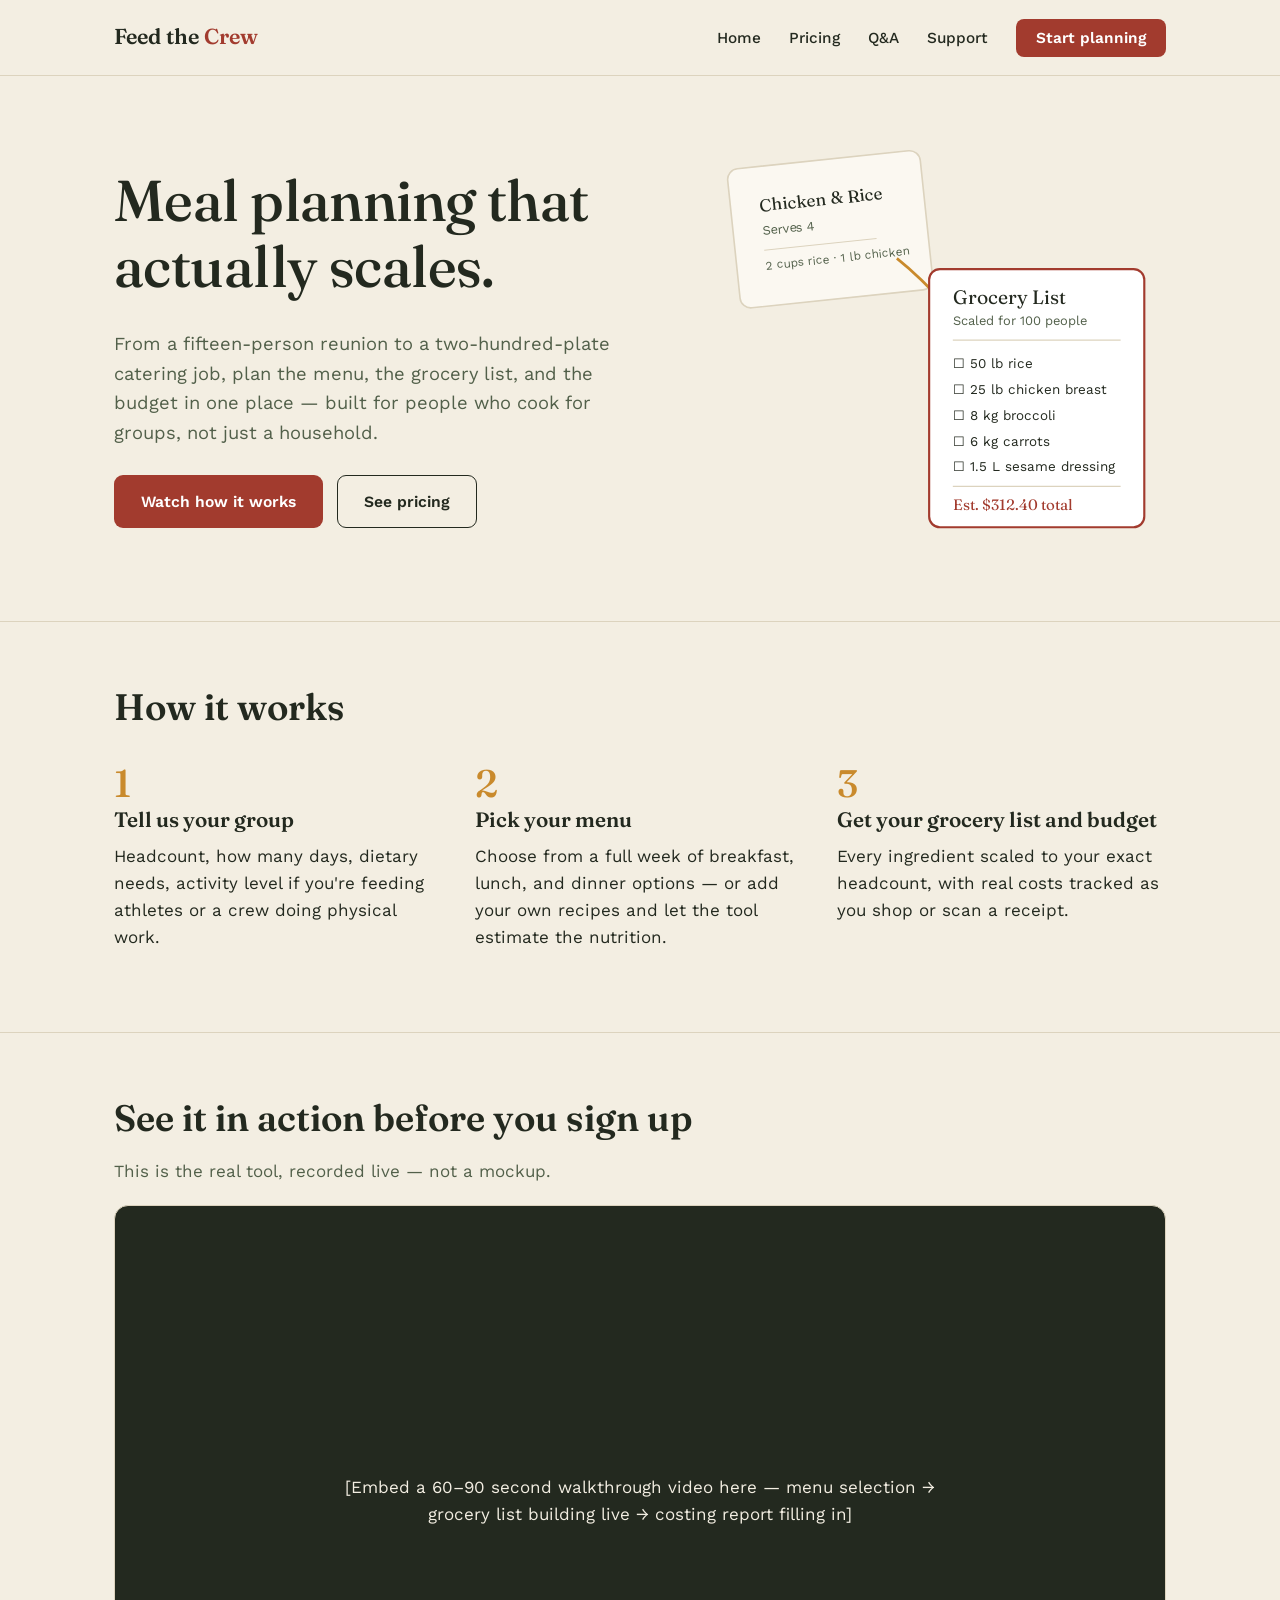
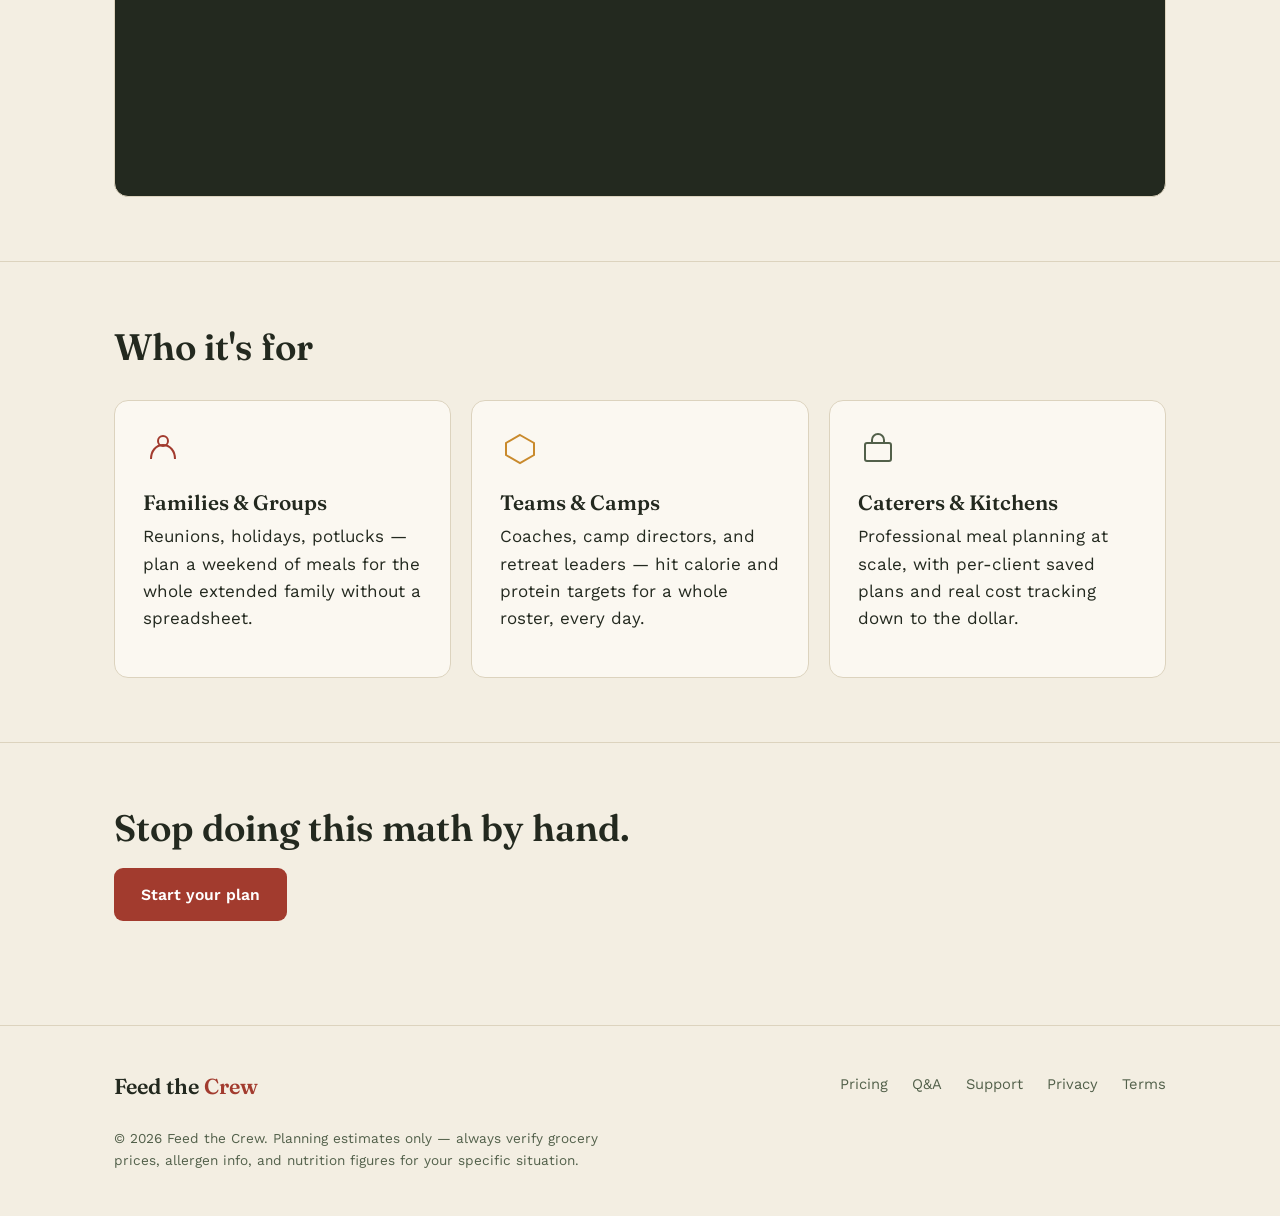
<file: index.html>
<!DOCTYPE html>
<html lang="en">
<head>
<meta charset="utf-8">
<meta name="viewport" content="width=device-width,initial-scale=1">
<title>Feed the Crew — Meal Planning That Actually Scales</title>
<meta name="description" content="Plan menus, grocery lists, and budgets for any size group — from a family reunion to a full catering job.">
<link rel="preconnect" href="https://fonts.googleapis.com">
<link href="https://fonts.googleapis.com/css2?family=Fraunces:ital,wght@0,400;0,500;0,600;1,500&family=Work+Sans:wght@400;500;600&display=swap" rel="stylesheet">
<link rel="stylesheet" href="styles.css">
</head>
<body>

<header class="site-nav">
  <div class="nav-row">
    <a href="index.html" class="wordmark">Feed the <span>Crew</span></a>
    <button class="nav-toggle" aria-label="Menu" onclick="document.querySelector('.nav-links').classList.toggle('open')">☰</button>
    <ul class="nav-links">
      <li><a href="index.html">Home</a></li>
      <li><a href="pricing.html">Pricing</a></li>
      <li><a href="faq.html">Q&amp;A</a></li>
      <li><a href="support.html">Support</a></li>
      <li><a href="app.html" class="nav-cta">Start planning</a></li>
    </ul>
  </div>
</header>

<section>
  <div class="wrap hero-grid">
    <div>
      <h1>Meal planning that actually scales.</h1>
      <p style="font-size:1.15rem; color:var(--ink-soft); max-width:48ch">
        From a fifteen-person reunion to a two-hundred-plate catering job, plan the menu, the grocery list, and the budget in one place — built for people who cook for groups, not just a household.
      </p>
      <div class="hero-cta-row">
        <a href="#demo" class="btn btn-primary">Watch how it works</a>
        <a href="pricing.html" class="btn btn-secondary">See pricing</a>
      </div>
    </div>
    <div>
      <!-- Illustration: a recipe card multiplying into a grocery list -->
      <svg viewBox="0 0 420 380" width="100%" role="img" aria-label="A single recipe scaling from four servings up to a full grocery list for a hundred">
        <rect x="18" y="18" width="180" height="130" rx="10" fill="#FBF8F1" stroke="#DCD3BE" stroke-width="1.5" transform="rotate(-6 108 83)"/>
        <text x="45" y="60" transform="rotate(-6 108 83)" font-family="Fraunces, serif" font-size="16" fill="#23291F">Chicken &amp; Rice</text>
        <text x="45" y="82" transform="rotate(-6 108 83)" font-family="Work Sans, sans-serif" font-size="12" fill="#52604A">Serves 4</text>
        <line x1="45" y1="96" x2="150" y2="96" transform="rotate(-6 108 83)" stroke="#DCD3BE"/>
        <text x="45" y="114" transform="rotate(-6 108 83)" font-family="Work Sans, sans-serif" font-size="11" fill="#52604A">2 cups rice · 1 lb chicken</text>

        <path d="M170 110 C 220 150, 220 170, 260 190" stroke="#C98A2C" stroke-width="2.5" fill="none" marker-end="url(#arrow)"/>
        <defs>
          <marker id="arrow" markerWidth="10" markerHeight="10" refX="6" refY="3" orient="auto">
            <path d="M0,0 L6,3 L0,6 Z" fill="#C98A2C"/>
          </marker>
        </defs>

        <rect x="200" y="120" width="200" height="240" rx="10" fill="#FFFFFF" stroke="#A23B2E" stroke-width="2"/>
        <text x="222" y="152" font-family="Fraunces, serif" font-size="18" fill="#23291F">Grocery List</text>
        <text x="222" y="172" font-family="Work Sans, sans-serif" font-size="12" fill="#52604A">Scaled for 100 people</text>
        <line x1="222" y1="186" x2="378" y2="186" stroke="#DCD3BE"/>
        <g font-family="Work Sans, sans-serif" font-size="12.5" fill="#23291F">
          <text x="222" y="212">☐ 50 lb rice</text>
          <text x="222" y="236">☐ 25 lb chicken breast</text>
          <text x="222" y="260">☐ 8 kg broccoli</text>
          <text x="222" y="284">☐ 6 kg carrots</text>
          <text x="222" y="308">☐ 1.5 L sesame dressing</text>
        </g>
        <line x1="222" y1="322" x2="378" y2="322" stroke="#DCD3BE"/>
        <text x="222" y="344" font-family="Fraunces, serif" font-size="14" fill="#A23B2E">Est. $312.40 total</text>
      </svg>
    </div>
  </div>
</section>

<hr class="section-divider">

<section>
  <div class="wrap">
    <h2>How it works</h2>
    <div class="steps">
      <div class="step">
        <div class="step-num">1</div>
        <h3>Tell us your group</h3>
        <p>Headcount, how many days, dietary needs, activity level if you're feeding athletes or a crew doing physical work.</p>
      </div>
      <div class="step">
        <div class="step-num">2</div>
        <h3>Pick your menu</h3>
        <p>Choose from a full week of breakfast, lunch, and dinner options — or add your own recipes and let the tool estimate the nutrition.</p>
      </div>
      <div class="step">
        <div class="step-num">3</div>
        <h3>Get your grocery list and budget</h3>
        <p>Every ingredient scaled to your exact headcount, with real costs tracked as you shop or scan a receipt.</p>
      </div>
    </div>
  </div>
</section>

<hr class="section-divider">

<section id="demo">
  <div class="wrap">
    <h2>See it in action before you sign up</h2>
    <p style="color:var(--ink-soft)">This is the real tool, recorded live — not a mockup.</p>
    <div class="card" style="aspect-ratio:16/9; display:flex; align-items:center; justify-content:center; margin-top:20px; background:var(--ink); color:var(--paper)">
      <p style="margin:0; color:var(--paper); text-align:center; padding:20px">
        [Embed a 60–90 second walkthrough video here — menu selection → grocery list building live → costing report filling in]
      </p>
    </div>
  </div>
</section>

<hr class="section-divider">

<section>
  <div class="wrap">
    <h2>Who it's for</h2>
    <div class="audience-grid">
      <div class="card">
        <svg width="40" height="40" viewBox="0 0 40 40" fill="none"><path d="M8 30c0-8 5-14 12-14s12 6 12 14" stroke="#A23B2E" stroke-width="2"/><circle cx="20" cy="12" r="5" stroke="#A23B2E" stroke-width="2"/></svg>
        <h3>Families &amp; Groups</h3>
        <p>Reunions, holidays, potlucks — plan a weekend of meals for the whole extended family without a spreadsheet.</p>
      </div>
      <div class="card">
        <svg width="40" height="40" viewBox="0 0 40 40" fill="none"><path d="M20 6l14 8v12l-14 8-14-8V14z" stroke="#C98A2C" stroke-width="2"/></svg>
        <h3>Teams &amp; Camps</h3>
        <p>Coaches, camp directors, and retreat leaders — hit calorie and protein targets for a whole roster, every day.</p>
      </div>
      <div class="card">
        <svg width="40" height="40" viewBox="0 0 40 40" fill="none"><rect x="7" y="14" width="26" height="18" rx="2" stroke="#52604A" stroke-width="2"/><path d="M14 14v-3a6 6 0 0112 0v3" stroke="#52604A" stroke-width="2"/></svg>
        <h3>Caterers &amp; Kitchens</h3>
        <p>Professional meal planning at scale, with per-client saved plans and real cost tracking down to the dollar.</p>
      </div>
    </div>
  </div>
</section>

<hr class="section-divider">

<section style="text-align:left">
  <div class="wrap">
    <h2>Stop doing this math by hand.</h2>
    <a href="pricing.html" class="btn btn-primary">Start your plan</a>
  </div>
</section>

<footer class="site-footer">
  <div class="wrap">
    <div class="footer-grid">
      <a href="index.html" class="wordmark">Feed the <span>Crew</span></a>
      <ul class="footer-links">
        <li><a href="pricing.html">Pricing</a></li>
        <li><a href="faq.html">Q&amp;A</a></li>
        <li><a href="support.html">Support</a></li>
        <li><a href="privacy.html">Privacy</a></li>
        <li><a href="terms.html">Terms</a></li>
      </ul>
    </div>
    <p class="footer-note">© 2026 Feed the Crew. Planning estimates only — always verify grocery prices, allergen info, and nutrition figures for your specific situation.</p>
  </div>
</footer>

</body>
</html>
</file>
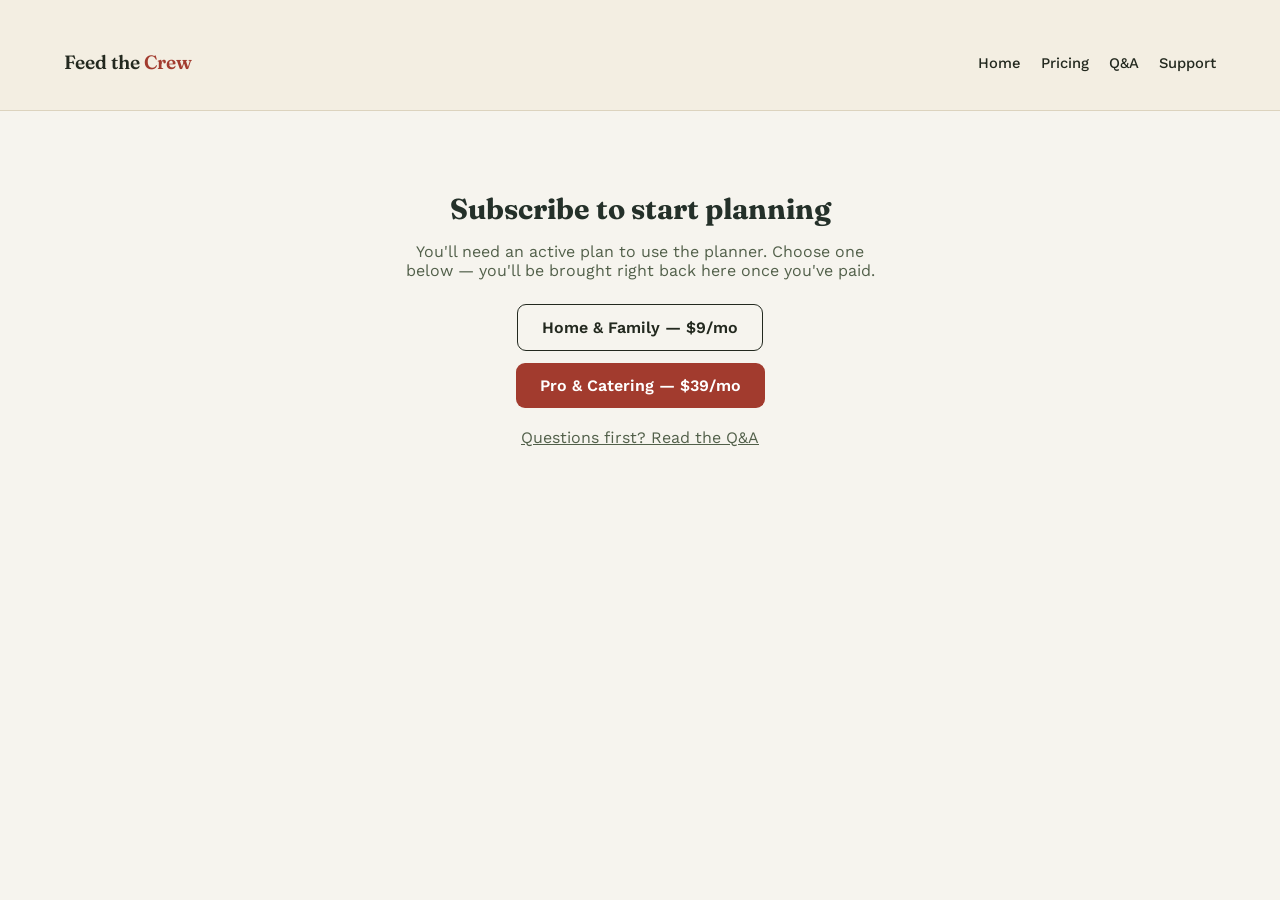
<file: app.html>
<!DOCTYPE html>
<html lang="en">
<head>
<meta charset="utf-8">
<meta name="viewport" content="width=device-width,initial-scale=1">
<title>Feed the Crew — Menu, Macro & Bulk Recipe Planner</title>
<style>
:root{--bg:#f6f4ee;--card:#fff;--ink:#243029;--muted:#66736b;--accent:#496a52;--accent2:#dce7dd;--line:#d9ddd8;--soft:#f7faf7}
*{box-sizing:border-box}
body{margin:0;font-family:Inter,system-ui,-apple-system,Segoe UI,Roboto,sans-serif;background:var(--bg);color:var(--ink)}
header{padding:34px 20px 20px;text-align:center}
h1{margin:0;font-size:clamp(2rem,6vw,3.5rem);letter-spacing:-.04em}
header p{max-width:820px;margin:10px auto 0;color:var(--muted)}
main{max-width:1200px;margin:auto;padding:0 18px 60px}
.grid{display:grid;grid-template-columns:360px 1fr;gap:16px}
@media(max-width:920px){.grid{grid-template-columns:1fr}}
.card{background:var(--card);border:1px solid var(--line);border-radius:18px;padding:20px;box-shadow:0 8px 30px rgba(36,48,41,.05)}
label{display:block;font-weight:800;margin:13px 0 6px}
input,select,button,textarea{font:inherit}
input,select,textarea{width:100%;padding:11px 12px;border:1px solid var(--line);border-radius:11px;background:#fff;font-family:inherit}
.ing-row{display:grid;grid-template-columns:2fr 1fr 1fr auto;gap:6px;margin-bottom:6px;align-items:center}
.ing-row input,.ing-row select{padding:8px}
.ing-row button{padding:8px 10px}
.custom-recipe-chip{display:flex;justify-content:space-between;align-items:center;padding:8px 10px;background:#fff;border:1px solid var(--line);border-radius:10px;margin-bottom:6px}
button{border:0;border-radius:11px;padding:11px 14px;font-weight:800;cursor:pointer}
.primary{background:var(--accent);color:white;width:100%;margin-top:16px}
.secondary{background:var(--accent2);color:var(--ink)}
.pill{display:inline-block;background:var(--accent2);padding:5px 9px;border-radius:999px;font-size:.78rem;font-weight:800}
.sub,.note{color:var(--muted);font-size:.9rem}
.section{border-top:1px solid var(--line);padding-top:16px;margin-top:16px}
.meal-block{border-top:1px solid var(--line);padding:18px 0}
.meal-block:first-child{border-top:0}
.booklet-day{border-top:1px solid var(--line);padding:18px 0}
.booklet-day:first-child{border-top:0}
.day-title{font-size:2.2rem;font-weight:900;margin:0 0 12px;line-height:1.1}
.day-tabs{display:flex;gap:8px;overflow-x:auto;padding:4px 0 10px;margin:14px 0 4px}
.day-tab-btn{flex:0 0 auto;background:var(--accent2);color:var(--ink);border:0;border-radius:12px;padding:9px 16px;font-weight:800;cursor:pointer;text-align:center;white-space:nowrap;display:flex;flex-direction:column;line-height:1.25}
.day-tab-btn .tab-sub{font-weight:600;font-size:.72rem;color:var(--muted)}
.day-tab-btn.active{background:var(--accent);color:#fff}
.day-tab-btn.active .tab-sub{color:#e3ece4}
.meal-title{font-size:1.7rem;font-weight:900;margin:16px 0 8px;text-transform:capitalize}
.options{display:grid;grid-template-columns:repeat(3,1fr);gap:10px}
@media(max-width:800px){.options{grid-template-columns:1fr}}
.option{border:1px solid var(--line);border-radius:14px;padding:13px;background:#fcfdfb}
.option h4{margin:0 0 7px}
.option.selected{outline:3px solid var(--accent2)}
.option button{width:100%;margin-top:8px}.option button:disabled{opacity:.55;cursor:not-allowed}
.section-label{margin:0 0 8px;text-transform:uppercase;letter-spacing:.04em;font-size:.78rem;color:var(--muted);font-weight:800}
.mains-section{border-left:4px solid var(--accent);padding-left:14px;margin:12px 0}
.sides-section{background:var(--soft);border:1px dashed var(--line);border-radius:14px;padding:14px;margin:12px 0}
.sides-section .option{background:#fff}
.recipe{margin-top:12px;border-top:1px dashed var(--line);padding-top:10px}
.recipe ul,.recipe ol{padding-left:20px}
.recipe li{margin-bottom:5px}
.macro-grid{display:grid;grid-template-columns:repeat(4,1fr);gap:8px;margin:12px 0}
@media(max-width:650px){.macro-grid{grid-template-columns:repeat(2,1fr)}}
.macro{background:var(--soft);border-radius:12px;padding:10px;text-align:center}
.macro strong{display:block;font-size:1.1rem}
.toolbar{display:flex;justify-content:space-between;gap:10px;flex-wrap:wrap;align-items:center}
.print-row{display:flex;gap:8px;flex-wrap:wrap}
.print-choice-row{display:flex;gap:10px;flex-wrap:wrap}
.print-choice-row button{flex:1 1 180px}
.grocery-cols{columns:2;column-gap:30px}
@media(max-width:650px){.grocery-cols{columns:1}}
.grocery-cols li{break-inside:avoid;margin-bottom:5px}
.cost-panel{margin-top:18px;padding:16px;background:#f7faf7;border:1px solid var(--line);border-radius:15px}
.field-row{display:grid;grid-template-columns:1fr 1fr;gap:10px;margin-top:13px}
@media(max-width:480px){.field-row{grid-template-columns:1fr}}
.field-row label{margin-top:0}
.panel-heading{margin:0 0 10px;font-size:1.05rem}
.cost-grid{display:grid;grid-template-columns:repeat(4,1fr);gap:8px;margin:12px 0}
@media(max-width:700px){.cost-grid{grid-template-columns:repeat(2,1fr)}}
.cost-table{width:100%;border-collapse:collapse;margin-top:12px;font-size:.9rem}
.cost-table th,.cost-table td{border-bottom:1px solid var(--line);padding:8px;text-align:left;vertical-align:top}
.cost-table input{width:95px;padding:7px}
.cost-alert{padding:12px;border-radius:12px;margin:12px 0;font-weight:800}
.cost-ok{background:#e6f2e7}
.cost-over{background:#f7e7e2}
.cost-pending{background:#f4f1e6}
.cost-note{font-size:.8rem;color:var(--muted)}
.edu-block{background:var(--soft);border:1px solid var(--line);border-radius:14px;padding:14px;margin-bottom:10px}
.edu-block h5{margin:0 0 6px}
.storage-note{font-size:.8rem;color:var(--muted);margin-top:6px}

details summary{cursor:pointer;font-weight:800}
footer{text-align:center;color:var(--muted);padding:22px;font-size:.82rem}
@media print{
  body{background:white}
  .controls,.toolbar button,footer,.print-choice-row,.costing-report,.day-tabs{display:none!important}
  .day-panel{display:block!important}
  main{max-width:none;padding:0}.card{border:0;box-shadow:none}
  .options{grid-template-columns:1fr}.option:not(.selected){display:none}

  .print-only-menu,.print-only-recipes,.print-only-nutrition{display:none}

  body[data-print="menu"] .meal-block,
  body[data-print="menu"] .print-only-grocery,
  body[data-print="menu"] .print-only-recipes,
  body[data-print="menu"] .print-only-nutrition{display:none}
  body[data-print="menu"] .print-only-menu{display:block}

  body[data-print="grocery"] .meal-block,
  body[data-print="grocery"] .print-only-menu,
  body[data-print="grocery"] .print-only-recipes,
  body[data-print="grocery"] .print-only-nutrition{display:none}
  body[data-print="grocery"] .print-only-grocery{display:block}

  body[data-print="recipes"] .meal-block,
  body[data-print="recipes"] .print-only-menu,
  body[data-print="recipes"] .print-only-grocery,
  body[data-print="recipes"] .print-only-nutrition{display:none}
  body[data-print="recipes"] .print-only-recipes{display:block}

  body[data-print="nutrition"] .meal-block,
  body[data-print="nutrition"] .print-only-menu,
  body[data-print="nutrition"] .print-only-grocery,
  body[data-print="nutrition"] .print-only-recipes{display:none}
  body[data-print="nutrition"] .print-only-nutrition{display:block}
}
</style>
</head>
<body>
<link rel="preconnect" href="https://fonts.googleapis.com">
<link href="https://fonts.googleapis.com/css2?family=Fraunces:ital,wght@0,400;0,500;0,600;1,500&family=Work+Sans:wght@400;500;600&display=swap" rel="stylesheet">
<style>
  .app-nav{border-bottom:1px solid #DCD3BE; background:#F3EEE2; font-family:'Work Sans',sans-serif}
  .app-nav-row{display:flex; align-items:center; justify-content:space-between; padding:16px 24px; max-width:1200px; margin:0 auto}
  .app-wordmark{font-family:'Fraunces',serif; font-size:1.2rem; font-weight:600; color:#23291F; text-decoration:none}
  .app-wordmark span{color:#A23B2E}
  .app-nav-links{display:flex; gap:20px; align-items:center; list-style:none; margin:0; padding:0}
  .app-nav-links a{color:#23291F; text-decoration:none; font-weight:500; font-size:.92rem}
  .app-nav-links a:hover{color:#A23B2E}
</style>
<header class="app-nav">
  <div class="app-nav-row">
    <a href="index.html" class="app-wordmark">Feed the <span>Crew</span></a>
    <ul class="app-nav-links">
      <li><a href="index.html">Home</a></li>
      <li><a href="pricing.html">Pricing</a></li>
      <li><a href="faq.html">Q&amp;A</a></li>
      <li><a href="support.html">Support</a></li>
    </ul>
  </div>
</header>

<div id="accessLoading" style="text-align:center;margin:80px auto;font-family:'Work Sans',sans-serif;color:#52604A">Checking your subscription…</div>

<div id="paywallGate" style="display:none;max-width:520px;margin:80px auto;padding:0 24px;font-family:'Work Sans',sans-serif;text-align:center">
  <h2 style="font-family:'Fraunces',serif;font-size:1.8rem;margin-bottom:10px">Subscribe to start planning</h2>
  <p id="paywallMessage" style="color:#52604A;margin-bottom:24px">You'll need an active plan to use the planner. Choose one below — you'll be brought right back here once you've paid.</p>
  <div style="display:flex;gap:12px;justify-content:center;flex-wrap:wrap">
    <a id="paywallHomeLink" href="pricing.html" style="background:transparent;border:1px solid #23291F;color:#23291F;padding:13px 24px;border-radius:9px;text-decoration:none;font-weight:600">Home &amp; Family — $9/mo</a>
    <a id="paywallProLink" href="pricing.html" style="background:#A23B2E;color:#fff;padding:13px 24px;border-radius:9px;text-decoration:none;font-weight:600">Pro &amp; Catering — $39/mo</a>
  </div>
  <p style="margin-top:20px"><a href="faq.html" style="color:#52604A">Questions first? Read the Q&amp;A</a></p>
</div>

<div id="toolContent" hidden>
<header>
  <span class="pill">VERSION 10</span>
  <h1>Feed the Crew</h1>
  <p>Choose from menus per meal, calculate athlete protein targets, generate detailed recipes, and scale production for a home kitchen or bulk catering.</p>
</header>

<main>
<div class="grid">
<section class="card controls">
  <div class="toolbar" style="margin-bottom:14px">
    <h2 style="margin:0">Planner</h2>
    <button class="secondary" onclick="resetAllSelections()">Reset all meal selections</button>
  </div>
  <p class="sub" style="margin-top:-8px;margin-bottom:14px">Clears meal choices, sides, dietary swaps, exclusions and duplicated days back to defaults. Your saved grocery prices are not affected.</p>

  <div class="cost-panel">
    <h3 class="panel-heading">Group & Schedule</h3>
    <div class="field-row">
      <div>
        <label for="people">People</label>
        <input id="people" type="number" min="4" max="200" value="20" oninput="liveUpdate()">
      </div>
      <div>
        <label for="days">Days</label>
        <input id="days" type="number" min="1" max="7" value="3" oninput="liveUpdate()">
      </div>
    </div>

    <label for="startDay">Week starts on</label>
    <select id="startDay" onchange="generate(false)">
      <option value="1" selected>Monday</option>
      <option value="2">Tuesday</option>
      <option value="3">Wednesday</option>
      <option value="4">Thursday</option>
      <option value="5">Friday</option>
      <option value="6">Saturday</option>
      <option value="0">Sunday</option>
    </select>

    <div class="field-row">
      <div>
        <label for="firstMeal">First meal</label>
        <select id="firstMeal" onchange="generate(false)">
          <option value="breakfast" selected>Breakfast</option>
          <option value="lunch">Lunch</option>
          <option value="dinner">Dinner</option>
        </select>
      </div>
      <div>
        <label for="lastMeal">Last meal</label>
        <select id="lastMeal" onchange="generate(false)">
          <option value="breakfast">Breakfast</option>
          <option value="lunch">Lunch</option>
          <option value="dinner" selected>Dinner</option>
        </select>
      </div>
    </div>
    <p class="sub">First meal applies to Day 1; last meal applies to the final day.</p>
  </div>

  <div class="cost-panel">
    <h3 class="panel-heading">Nutrition Targets</h3>

    <label for="profile">Group appetite profile</label>
    <select id="profile" onchange="applyProfile()">
      <option value="balanced">Balanced mixed group</option>
      <option value="teen_hockey">Teen hockey / football</option>
      <option value="endurance">Endurance camp</option>
      <option value="ski">Ski / snowboard team</option>
      <option value="youth">Mixed youth sports</option>
      <option value="family">Families</option>
      <option value="retreat">Wellness retreat</option>
    </select>

    <label for="calories">Calories/person/day</label>
    <input id="calories" type="number" min="1400" max="5000" step="50" value="2400" oninput="liveUpdate()">

    <label><input id="useWeight" type="checkbox" style="width:auto" onchange="toggleWeight()"> Use body weight for protein calculation</label>
    <div id="weightBox" hidden>
      <label for="weight">Average body weight</label>
      <div style="display:grid;grid-template-columns:2fr 1fr;gap:8px">
        <input id="weight" type="number" value="60" min="20" max="250" step="0.5" oninput="liveUpdate()">
        <select id="weightUnit" onchange="generate(false)"><option value="kg">kg</option><option value="lb">lb</option></select>
      </div>
    </div>
    <p class="sub">When body weight is not used, the planner estimates protein from sport and activity level. The general calorie starting point is 2,000 kcal/day.</p>

    <div class="field-row">
      <div>
        <label for="sport">Sport</label>
        <select id="sport" onchange="generate(false)">
          <option value="daily">Daily activity</option>
          <option value="endurance">Running / cycling / XC skiing</option>
          <option value="team">Soccer / hockey / basketball</option>
          <option value="ski">Alpine skiing / snowboarding</option>
          <option value="strength">Strength / power</option>
        </select>
      </div>
      <div>
        <label for="training">Training level</label>
        <select id="training" onchange="generate(false)">
          <option value="rec">Recreational</option>
          <option value="regular" selected>Regular training</option>
          <option value="high">Competitive / high-volume</option>
        </select>
      </div>
    </div>

    <label><input id="override" type="checkbox" style="width:auto" onchange="toggleOverride()"> Daily protein amount override</label>
    <div id="overrideBox" hidden>
      <label for="proteinOverride">Daily protein amount (g/person/day)</label>
      <input id="proteinOverride" type="number" value="100" min="30" max="300" oninput="liveUpdate()">
    </div>

    <div id="proteinBox" class="section"></div>
  </div>

  <div class="cost-panel">
    <h3 class="panel-heading">Food Costing — Pro</h3>
    <p class="sub">Cost estimates stay hidden until you enter your own grocery prices below — no guessed numbers.</p>

    <label for="buffer">Grocery buffer</label>
    <select id="buffer" onchange="generate(false)">
      <option value="1" selected>No buffer</option>
      <option value="1.10">10% (recommended)</option>
      <option value="1.15">15%</option>
      <option value="1.20">20%</option>
    </select>

    <label for="currency">Currency</label>
    <select id="currency" onchange="generate(false)">
      <option value="CAD" selected>CAD</option>
      <option value="USD">USD</option>
      <option value="EUR">EUR</option>
    </select>

    <label for="eventBudget">Optional total food budget</label>
    <input id="eventBudget" type="number" min="0" step="25" placeholder="Example: 4500" oninput="liveUpdate()">

    <label for="receiptUpload" style="margin-top:12px">Scan a grocery receipt or invoice (photo)</label>
    <input id="receiptUpload" type="file" accept="image/*" onchange="scanReceipt(this)">
    <p class="storage-note" id="receiptStatus"></p>

    <details style="margin-top:12px">
      <summary>Advanced: save this price set</summary>
      <label for="supplierName">Price set name</label>
      <input id="supplierName" type="text" value="My grocery prices">
      <button class="secondary" style="width:100%;margin-top:10px" onclick="savePrices()">Save entered prices</button>
      <p class="storage-note" id="storageNote"></p>
    </details>
  </div>

  <div class="cost-panel">
    <details>
      <summary><strong>Add Your Own Recipe</strong></summary>
      <p class="sub" style="margin-top:8px">Add a custom breakfast, lunch or dinner. It appears as an extra option for every day, with ingredients that scale to your group size automatically — same as the built-in recipes.</p>

      <label for="customName">Recipe name</label>
      <input id="customName" type="text" placeholder="e.g. Grandma's Chicken Pot Pie">

      <label for="customMealType">Meal type</label>
      <select id="customMealType" onchange="renderCustomDinnerFields()">
        <option value="breakfast">Breakfast</option>
        <option value="lunch">Lunch</option>
        <option value="dinner">Dinner</option>
      </select>

      <label for="customServing">Serving size description</label>
      <input id="customServing" type="text" placeholder="e.g. 1 bowl (~450 g)">

      <label>Ingredients</label>
      <div id="customIngredientRows"></div>
      <button class="secondary" style="width:100%" onclick="addCustomIngredientRow()">+ Add ingredient</button>

      <div id="customDinnerFields" hidden style="margin-top:10px">
        <p class="sub">Dinners need a protein, a starch, and at least two vegetable/salad ingredients — pick which of your ingredients above fill those roles.</p>
        <label for="customProteinIng">Which ingredient is the protein?</label>
        <select id="customProteinIng"></select>
        <label for="customStarchIng">Which ingredient is the starch?</label>
        <select id="customStarchIng"></select>
        <label for="customVegIng">Vegetables/salad (select at least 2 — Ctrl/Cmd-click for multiple)</label>
        <select id="customVegIng" multiple size="4"></select>
      </div>

      <div class="field-row" style="margin-top:10px">
        <div>
          <label for="customCal">Calories per serving</label>
          <input id="customCal" type="number" min="0">
        </div>
        <div>
          <label for="customProtein">Protein per serving (g)</label>
          <input id="customProtein" type="number" min="0">
        </div>
      </div>
      <button class="secondary" style="width:100%;margin-top:8px" onclick="estimateCustomNutrition()">Estimate calories &amp; protein from ingredients (AI)</button>
      <p class="storage-note" id="customNutritionStatus"></p>

      <div class="field-row" style="margin-top:8px">
        <div>
          <label for="customPrep">Prep time (min)</label>
          <input id="customPrep" type="number" min="0" value="10">
        </div>
        <div>
          <label for="customCook">Cook time (min)</label>
          <input id="customCook" type="number" min="0" value="0">
        </div>
      </div>

      <label for="customSteps">Method (one step per line)</label>
      <textarea id="customSteps" rows="3" placeholder="Season and cook the...
Combine with...
Serve with..."></textarea>

      <button class="primary" style="width:100%;margin-top:10px" onclick="addCustomRecipe()">Add this recipe to the planner</button>
      <p class="storage-note" id="customRecipeStatus"></p>

      <div id="customRecipeList" style="margin-top:10px"></div>
    </details>
  </div>

  <div class="cost-panel">
    <h3 class="panel-heading">Dietary Needs — Quick Apply</h3>
    <p class="sub">Set a headcount once and apply it to every meal in the plan, instead of entering it meal by meal. You can still fine-tune individual meals afterward.</p>
    <label for="globalGF">Gluten-free needed for how many people, every meal?</label>
    <input id="globalGF" type="number" min="0" value="0">
    <label for="globalDF">Dairy-free needed for how many people, every meal?</label>
    <input id="globalDF" type="number" min="0" value="0">
    <button class="secondary" style="width:100%;margin-top:10px" onclick="applyGlobalDietary()">Apply to entire week</button>
  </div>

  <p class="sub">Your plan updates automatically as you change any setting above — no button needed.</p>
</section>



<section class="card" id="output">
  <div class="toolbar">
    <div><h2 style="margin:0">Your plan</h2><p class="sub">Generate to view menu choices and recipes.</p></div>
  </div>
</section>
</div>
</main>
<footer>Planning and food-cost estimates only. Adjust for allergies, medical needs, local food-safety rules, recipe brands, supplier pricing, taxes, delivery, labour and individual appetites.</footer>
</div><!-- /toolContent -->

<script>

// ===== Access gating: checks Stripe payment before showing the tool =====
let currentPlan = null; // "home" or "pro" once verified

async function checkAccess(){
  const params = new URLSearchParams(window.location.search);
  const sessionId = params.get("session_id");

  if(sessionId){
    // Just returned from Stripe checkout — verify the payment server-side.
    try{
      const resp = await fetch("/.netlify/functions/verify-session?session_id=" + encodeURIComponent(sessionId));
      const data = await resp.json();
      if(data.token){
        localStorage.setItem("ftc_access_token", data.token);
        // Clean the session_id out of the URL so it can't be reused/bookmarked.
        window.history.replaceState({}, "", window.location.pathname);
      }
    }catch(e){ console.error(e); }
  }

  const token = localStorage.getItem("ftc_access_token");
  if(!token){ showPaywall(); return; }

  try{
    const resp = await fetch("/.netlify/functions/check-access", {
      method:"POST",
      headers:{"Content-Type":"application/json"},
      body: JSON.stringify({ token })
    });
    const data = await resp.json();
    if(data.valid){
      currentPlan = data.plan;
      showTool();
    }else{
      localStorage.removeItem("ftc_access_token");
      showPaywall();
    }
  }catch(e){
    console.error(e);
    showPaywall("We couldn't verify your subscription right now — please try again in a moment.");
  }
}

function showPaywall(message){
  document.getElementById("accessLoading").style.display = "none";
  document.getElementById("toolContent").hidden = true;
  document.getElementById("paywallGate").style.display = "block";
  if(message) document.getElementById("paywallMessage").textContent = message;
}

function showTool(){
  document.getElementById("accessLoading").style.display = "none";
  document.getElementById("paywallGate").style.display = "none";
  document.getElementById("toolContent").hidden = false;
  applyPlanRestrictions();
}

function applyPlanRestrictions(){
  // Home & Family doesn't get the AI features — hide/disable them rather than
  // just letting the call fail, so it's clear why.
  const receiptInput = document.getElementById("receiptUpload");
  const nutritionBtn = document.querySelector('button[onclick="estimateCustomNutrition()"]');
  if(currentPlan !== "pro"){
    if(receiptInput){
      receiptInput.disabled = true;
      document.getElementById("receiptStatus").textContent = "AI receipt scanning is available on the Pro & Catering plan.";
    }
    if(nutritionBtn){
      nutritionBtn.disabled = true;
      nutritionBtn.title = "Available on the Pro & Catering plan";
    }
  }
}

checkAccess();

const people = document.getElementById("people");
const days = document.getElementById("days");
const startDay = document.getElementById("startDay");
const firstMeal = document.getElementById("firstMeal");
const lastMeal = document.getElementById("lastMeal");
const mealOrder = ["breakfast","lunch","dinner"];
const profile = document.getElementById("profile");
const calories = document.getElementById("calories");
const useWeight = document.getElementById("useWeight");
const weightBox = document.getElementById("weightBox");
const weight = document.getElementById("weight");
const weightUnit = document.getElementById("weightUnit");
const sport = document.getElementById("sport");
const training = document.getElementById("training");
const override = document.getElementById("override");
const overrideBox = document.getElementById("overrideBox");
const proteinOverride = document.getElementById("proteinOverride");
const proteinBox = document.getElementById("proteinBox");
const buffer = document.getElementById("buffer");
const currency = document.getElementById("currency");
const eventBudget = document.getElementById("eventBudget");
const supplierName = document.getElementById("supplierName");
const output = document.getElementById("output");
const storageNote = document.getElementById("storageNote");

const weekdayNames=["Sunday","Monday","Tuesday","Wednesday","Thursday","Friday","Saturday"];
function dayLabel(dayNum){
 const start=Number(startDay.value);
 const idx=(start + (dayNum-1)) % 7;
 return weekdayNames[idx];
}

const profiles={
 balanced:{cal:2000,sport:"daily"},
 teen_hockey:{cal:3300,sport:"team"},
 endurance:{cal:3100,sport:"endurance"},
 ski:{cal:3000,sport:"ski"},
 youth:{cal:2600,sport:"team"},
 family:{cal:2100,sport:"daily"},
 retreat:{cal:1800,sport:"daily"}
};

function applyProfile(){
 const p=profiles[profile.value];
 calories.value=p.cal;
 sport.value=p.sport;
 buffer.value="1";
 generate(false);
}
function toggleWeight(){weightBox.hidden=!useWeight.checked;generate(false)}
function toggleOverride(){overrideBox.hidden=!override.checked;generate(false)}
function kg(){return weightUnit.value==="lb"?Number(weight.value)/2.20462:Number(weight.value)}
let liveUpdateTimer=null;
function liveUpdate(){
 clearTimeout(liveUpdateTimer);
 liveUpdateTimer=setTimeout(()=>generate(false),250);
}
function calcProtein(){
 if(override.checked){
   const amount=Number(proteinOverride.value)||100;
   proteinBox.innerHTML="<strong>"+amount+" g protein/person/day</strong><p class='sub'>Daily protein amount override active.</p>";
   return amount;
 }
 const activityBase={daily:75,endurance:100,team:110,ski:105,strength:120}[sport.value];
 const activityAdj={rec:-10,regular:0,high:15}[training.value];
 if(!useWeight.checked){
   const target=Math.max(55,activityBase+activityAdj);
   proteinBox.innerHTML="<strong>"+target+" g protein/person/day</strong><p class='sub'>Estimated from sport and activity level without body weight.</p>";
   return target;
 }
 const base={daily:1.0,endurance:1.4,team:1.45,ski:1.4,strength:1.6}[sport.value];
 const adj={rec:-.1,regular:0,high:.15}[training.value];
 const factor=Math.max(.8,Math.min(2.0,base+adj));
 const target=Math.round(kg()*factor);
 proteinBox.innerHTML="<strong>"+target+" g protein/person/day</strong><p class='sub'>"+factor.toFixed(2)+" g/kg/day planning estimate.</p>";
 return target;
}

const defaultUnits = {
  "eggs":"each","rolled oats":"kg","Greek yogurt":"kg","blueberries":"kg","milk":"L","pumpkin seeds":"kg",
  "pancake mix":"kg","banana":"each","maple syrup":"L","large tortilla":"each","black beans":"kg","cheddar":"kg",
  "salsa":"kg","orange":"each","chicken breast":"kg","dry rice":"kg","broccoli":"kg","carrots":"kg","bell pepper":"kg",
  "sesame dressing":"L","whole-grain bread":"slices","turkey breast":"kg","romaine":"kg","tomato":"kg","apple":"each",
  "baby potatoes":"kg","Greek salad":"kg","roasted broccoli":"kg","olive oil":"L","lemon":"each","lean ground beef":"kg",
  "dry penne":"kg","tomato sauce":"kg","mozzarella":"kg","Caesar salad":"kg","roasted carrots":"kg",
  "fresh fruit salad":"kg","dinner roll":"each",
  "deli ham":"kg","orange juice":"L","granola":"kg","cinnamon":"kg","parsley":"kg","quinoa":"kg","almonds":"kg",
  "garlic":"kg","beef broth":"L","croutons":"kg","ranch dressing":"kg","butter":"kg","brownies":"kg",
  "brown sugar":"kg","chocolate chip cookies":"kg","salt":"kg","cilantro":"kg","lime":"each","soy sauce":"L",
  "Dijon mustard":"kg","rosemary":"kg","dried oregano":"kg","cucumber":"kg","feta":"kg",
  "bacon":"kg","mixed berries":"kg","onion":"kg","mushrooms":"kg","sour cream":"kg","egg noodles":"kg",
  "beef sirloin":"kg","salmon fillet":"kg","cod fillet":"kg","tilapia fillet":"kg","shrimp":"kg",
  "breakfast sausage":"kg","smoked salmon":"kg","cream cheese":"kg","bagel":"each","croissant":"each",
  "english muffin":"each","waffle mix":"kg","honey":"kg","hash browns":"kg","corn tortilla":"each",
  "coleslaw":"kg","corn on the cob":"each","bbq sauce":"kg","buffalo sauce":"kg","spaghetti":"kg",
  "garlic bread":"each","pesto sauce":"kg","parmesan":"kg","ciabatta roll":"each","swiss cheese":"kg",
  "cornbread":"each","ground turkey":"kg","avocado":"each","snap peas":"kg","pork loin":"kg",
  "pork shoulder":"kg","pork chops":"kg","pork ribs":"kg","sweet potato":"kg","zucchini":"kg",
  "horseradish sauce":"kg","cranberry sauce":"kg","split peas":"kg","hollandaise sauce":"kg",
  "cherry tomatoes":"kg","breadcrumbs":"kg","sub roll":"each","whole-wheat wrap":"each",
  "caesar dressing":"L","burger bun":"each","canned tuna":"kg","mayonnaise":"kg","chicken broth":"L",
  "mashed potatoes":"kg","blueberry muffin":"each","cinnamon roll":"each","spinach":"kg",
  "beef chuck roast":"kg","scalloped potatoes":"kg","baked ham":"kg","corn kernels":"kg",
  "ginger":"kg","green beans":"kg",
  "whole-grain toast":"slices","mixed green salad":"kg","peanut butter":"kg","whole-grain roll":"each",
  "brie cheese":"kg"
};

// Generic gluten/dairy substitution maps — any ingredient found here in a recipe
// triggers an automatic gluten-free / dairy-free swap option for that recipe.
const glutenMap = {
  "rolled oats":"gluten-free rolled oats","pancake mix":"gluten-free pancake mix","large tortilla":"gluten-free tortilla",
  "whole-grain bread":"gluten-free bread","whole-grain toast":"gluten-free bread","whole-grain roll":"gluten-free roll",
  "dinner roll":"gluten-free roll","dry penne":"gluten-free penne","spaghetti":"gluten-free spaghetti",
  "egg noodles":"gluten-free noodles","croutons":"gluten-free croutons","chocolate chip cookies":"gluten-free cookies",
  "brownies":"gluten-free brownies","bagel":"gluten-free bagel","croissant":"gluten-free croissant",
  "english muffin":"gluten-free english muffin","waffle mix":"gluten-free waffle mix","garlic bread":"gluten-free garlic bread",
  "cornbread":"gluten-free cornbread","ciabatta roll":"gluten-free roll","sub roll":"gluten-free sub roll",
  "whole-wheat wrap":"gluten-free wrap","burger bun":"gluten-free bun","breadcrumbs":"gluten-free breadcrumbs",
  "cinnamon roll":"gluten-free cinnamon roll","blueberry muffin":"gluten-free muffin"
};
const dairyMap = {
  "milk":"plant-based milk","Greek yogurt":"dairy-free yogurt","cheddar":"dairy-free cheese",
  "mozzarella":"dairy-free mozzarella","parmesan":"dairy-free parmesan","swiss cheese":"dairy-free cheese",
  "feta":"dairy-free feta","butter":"dairy-free butter","cream cheese":"dairy-free cream cheese",
  "sour cream":"dairy-free sour cream","ranch dressing":"dairy-free ranch dressing","hollandaise sauce":"dairy-free hollandaise sauce",
  "caesar dressing":"dairy-free caesar dressing","brie cheese":"dairy-free brie-style cheese"
};
[glutenMap,dairyMap].forEach(map=>{
  Object.entries(map).forEach(([orig,sub])=>{
    if(sub && defaultUnits[orig] && !defaultUnits[sub]) defaultUnits[sub]=defaultUnits[orig];
  });
});

let storageAvailable = true;
try{
  const testKey="__feedCrewTest__";
  localStorage.setItem(testKey,"1");
  localStorage.removeItem(testKey);
}catch(e){
  storageAvailable = false;
}

let ingredientPrices = {};
Object.keys(defaultUnits).forEach(k=>{ ingredientPrices[k]={price:0,unit:defaultUnits[k],packQty:1,packTotal:0}; });

if(storageAvailable){
  try{
    const saved = localStorage.getItem("feedCrewPrices");
    if(saved){
      const parsed = JSON.parse(saved);
      Object.keys(parsed).forEach(k=>{
        if(ingredientPrices[k]){
          if(parsed[k].packQty>0 || parsed[k].packTotal>0){
            ingredientPrices[k].packQty = parsed[k].packQty>0 ? parsed[k].packQty : 1;
            ingredientPrices[k].packTotal = parsed[k].packTotal || 0;
          }else if(parsed[k].price>0){
            // migrate prices saved under the old per-unit-only format
            ingredientPrices[k].packQty = 1;
            ingredientPrices[k].packTotal = parsed[k].price;
          }
          ingredientPrices[k].price = ingredientPrices[k].packTotal / ingredientPrices[k].packQty;
        }
      });
    }
  }catch(e){}
}

let pricesEntered = Object.values(ingredientPrices).some(p=>p.price>0);

function unitCost(item, qty, unit){
  const p = ingredientPrices[item];
  if(!p) return 0;
  if(unit === "g" && p.unit === "kg") return (qty/1000)*p.price;
  if(unit === "ml" && p.unit === "L") return (qty/1000)*p.price;
  if((unit === "each" || unit === "slices") && p.unit === unit) return qty*p.price;
  return 0;
}

function recipeCost(recipe){
  return recipe.ing.reduce((sum,[name,qty,unit])=>sum+unitCost(name,qty,unit),0);
}

function currencySymbol(){
  return {CAD:"C$",USD:"US$",EUR:"€"}[document.getElementById("currency").value] || "$";
}

function money(v){
  return `${currencySymbol()}${Number(v).toFixed(2)}`;
}

function savePrices(){
  if(storageAvailable){
    try{
      localStorage.setItem("feedCrewPrices", JSON.stringify(ingredientPrices));
      localStorage.setItem("feedCrewSupplierName", supplierName.value || "Supplier");
      storageNote.textContent = "Saved — these prices will load automatically next time you open this planner in this browser.";
    }catch(e){
      storageNote.textContent = "Prices could not be saved automatically this time. They'll stay for this session only.";
    }
  }else{
    storageNote.textContent = "This browser doesn't allow saved prices to persist automatically, so prices will stay for this session only. Once the tool is live on its own site this will save normally.";
  }
}

function updatePack(item,field,value){
  if(!ingredientPrices[item]) return;
  const v = Math.max(0, Number(value)||0);
  if(field==="qty") ingredientPrices[item].packQty = v>0 ? v : 1;
  if(field==="total") ingredientPrices[item].packTotal = v;
  ingredientPrices[item].price = ingredientPrices[item].packTotal / ingredientPrices[item].packQty;
  if(ingredientPrices[item].packTotal>0) pricesEntered = true;
  liveUpdate();
}

function matchIngredient(text){
  if(!text) return null;
  const norm = String(text).toLowerCase().trim();
  const keys = Object.keys(defaultUnits);
  let found = keys.find(k=>norm===k.toLowerCase());
  if(found) return found;
  found = keys.find(k=> norm.includes(k.toLowerCase()) || k.toLowerCase().includes(norm));
  return found || null;
}

async function scanReceipt(input){
  const file = input.files && input.files[0];
  if(!file) return;
  const statusEl = document.getElementById("receiptStatus");
  statusEl.textContent = "Reading receipt — this may take a few seconds...";
  try{
    const base64 = await new Promise((resolve,reject)=>{
      const reader = new FileReader();
      reader.onload = ()=>resolve(reader.result.split(",")[1]);
      reader.onerror = ()=>reject(new Error("Could not read the image file."));
      reader.readAsDataURL(file);
    });
    const mediaType = file.type || "image/jpeg";
    const token = localStorage.getItem("ftc_access_token");
    const response = await fetch("/.netlify/functions/scan-receipt", {
      method: "POST",
      headers: { "Content-Type": "application/json" },
      body: JSON.stringify({ token, base64Image: base64, mediaType })
    });
    if(!response.ok){
      const errBody = await response.json().catch(()=>({}));
      throw new Error(errBody.error || ("Scanner request failed (status "+response.status+").") );
    }
    const data = await response.json();
    const textBlock = (data.content||[]).find(b=>b.type==="text");
    if(!textBlock) throw new Error("No readable response from the scanner.");
    const cleaned = textBlock.text.replace(/```json|```/g,"").trim();
    const items = JSON.parse(cleaned);
    let matched = 0;
    const unmatched = [];
    items.forEach(it=>{
      const key = matchIngredient(it.item);
      if(key){
        updatePack(key, "qty", it.quantity || 1);
        updatePack(key, "total", it.totalPaid || 0);
        matched++;
      }else{
        unmatched.push(it.item);
      }
    });
    statusEl.textContent = `Matched ${matched} item${matched===1?"":"s"} to your grocery list.`
      + (unmatched.length ? ` Couldn't match: ${unmatched.join(", ")} — enter those manually below.` : "");
    generate(false);
  }catch(err){
    console.error(err);
    statusEl.textContent = err.message && err.message.includes("Pro & Catering")
      ? err.message
      : "Couldn't read that receipt automatically — you can still enter prices manually below.";
  }
}


function priceEditorTable(items){
  const unique=[...new Set(items)].sort();
  return `<table class="cost-table">
    <thead><tr><th>Grocery item</th><th>Quantity needed</th><th>What you bought & paid</th><th>Estimated cost for this plan</th></tr></thead>
    <tbody>${unique.map(item=>{
      const p=ingredientPrices[item]||{price:0,unit:"kg",packQty:1,packTotal:0};
      const groceryItem = currentGrocery[item];
      const qtyText = groceryItem ? formatQty(groceryItem.q,groceryItem.u) : "";
      const total = groceryItem ? unitCost(item,groceryItem.q,groceryItem.u) : 0;
      const safeItem = item.replace(/'/g,"\\'");
      return `<tr>
        <td>${item}</td>
        <td>${qtyText}</td>
        <td>
          Bought <input type="number" min="0" step="any" value="${p.packQty}" style="width:65px" onchange="updatePack('${safeItem}','qty',this.value)"> ${p.unit}
          for $<input type="number" min="0" step="0.01" value="${p.packTotal}" style="width:75px" onchange="updatePack('${safeItem}','total',this.value)">
          <div class="note">= ${money(p.price)} per ${p.unit}</div>
        </td>
        <td>${pricesEntered ? money(total) : "—"}</td>
      </tr>`;
    }).join("")}</tbody>
  </table>`;
}

const recipesByDay = {
 "1": {
  "breakfast": [
   {
    "name": "French Toast with Bacon & Berries",
    "tag": "Comfort",
    "cal": 780,
    "protein": 32,
    "serving": "1 plate (~480 g)",
    "ing": [
     [
      "whole-grain bread",
      3,
      "slices"
     ],
     [
      "eggs",
      2,
      "each"
     ],
     [
      "milk",
      100,
      "ml"
     ],
     [
      "cinnamon",
      1,
      "g"
     ],
     [
      "bacon",
      40,
      "g"
     ],
     [
      "mixed berries",
      80,
      "g"
     ],
     [
      "maple syrup",
      20,
      "ml"
     ]
    ],
    "steps": [
     "Whisk eggs with milk and cinnamon; dip bread slices and soak briefly on each side.",
     "Cook bacon in a pan until crisp; set aside and cook the soaked bread in the same pan until golden on both sides.",
     "Serve topped with berries and a drizzle of maple syrup alongside the bacon."
    ],
    "prep": 10,
    "cook": 15
   },
   {
    "name": "Veggie & Cheese Omelette with Toast",
    "tag": "Fresh",
    "cal": 620,
    "protein": 34,
    "serving": "1 plate (~380 g)",
    "ing": [
     [
      "eggs",
      3,
      "each"
     ],
     [
      "bell pepper",
      40,
      "g"
     ],
     [
      "tomato",
      40,
      "g"
     ],
     [
      "cheddar",
      30,
      "g"
     ],
     [
      "whole-grain toast",
      2,
      "slices"
     ],
     [
      "butter",
      5,
      "g"
     ]
    ],
    "steps": [
     "Whisk the eggs and season with a pinch of salt.",
     "Saute the bell pepper and tomato in butter until softened, then pour in the eggs and cook until nearly set.",
     "Sprinkle with cheese, fold, and serve with buttered toast."
    ],
    "prep": 8,
    "cook": 10
   },
   {
    "name": "Breakfast Bagel with Cream Cheese & Smoked Salmon",
    "tag": "Performance",
    "cal": 560,
    "protein": 30,
    "serving": "1 bagel (~230 g)",
    "ing": [
     [
      "bagel",
      1,
      "each"
     ],
     [
      "cream cheese",
      40,
      "g"
     ],
     [
      "smoked salmon",
      60,
      "g"
     ],
     [
      "cucumber",
      20,
      "g"
     ],
     [
      "lemon",
      0.1,
      "each"
     ]
    ],
    "steps": [
     "Toast the bagel until golden.",
     "Spread with cream cheese and layer with smoked salmon and thin cucumber slices.",
     "Finish with a squeeze of lemon and serve."
    ],
    "prep": 8,
    "cook": 3
   }
  ],
  "lunch": [
   {
    "name": "Grilled Chicken Caesar Wrap",
    "tag": "Fast",
    "cal": 720,
    "protein": 48,
    "serving": "1 wrap (~430 g)",
    "ing": [
     [
      "whole-wheat wrap",
      1,
      "each"
     ],
     [
      "chicken breast",
      120,
      "g"
     ],
     [
      "romaine",
      40,
      "g"
     ],
     [
      "parmesan",
      15,
      "g"
     ],
     [
      "caesar dressing",
      20,
      "ml"
     ]
    ],
    "steps": [
     "Grill the chicken breast and slice thinly.",
     "Toss romaine with parmesan and caesar dressing.",
     "Fill the wrap with chicken and salad, roll tightly, and slice in half."
    ],
    "prep": 12,
    "cook": 12
   },
   {
    "name": "BBQ Pulled Pork Sandwich",
    "tag": "Comfort",
    "cal": 780,
    "protein": 40,
    "serving": "1 sandwich (~400 g)",
    "ing": [
     [
      "pork shoulder",
      150,
      "g"
     ],
     [
      "bbq sauce",
      40,
      "g"
     ],
     [
      "burger bun",
      1,
      "each"
     ],
     [
      "coleslaw",
      60,
      "g"
     ]
    ],
    "steps": [
     "Slow-cook the pork shoulder until tender, then shred with two forks.",
     "Toss the shredded pork with bbq sauce.",
     "Pile onto a bun and top with coleslaw."
    ],
    "prep": 10,
    "cook": 180
   },
   {
    "name": "Tuna Salad Sandwich",
    "tag": "Fresh",
    "cal": 650,
    "protein": 38,
    "serving": "1 sandwich (~380 g)",
    "ing": [
     [
      "canned tuna",
      100,
      "g"
     ],
     [
      "mayonnaise",
      20,
      "g"
     ],
     [
      "whole-grain bread",
      2,
      "slices"
     ],
     [
      "romaine",
      20,
      "g"
     ],
     [
      "tomato",
      30,
      "g"
     ]
    ],
    "steps": [
     "Mix the tuna with mayonnaise and season to taste.",
     "Layer lettuce and tomato on the bread and top with the tuna mixture.",
     "Close the sandwich and slice in half."
    ],
    "prep": 10,
    "cook": 0
   }
  ],
  "dinner": [
   {
    "name": "Baked Salmon with Rice & Green Beans",
    "tag": "Performance",
    "cal": 940,
    "protein": 58,
    "serving": "1 plate (~700 g)",
    "ing": [
     [
      "salmon fillet",
      200,
      "g"
     ],
     [
      "dry rice",
      90,
      "g"
     ],
     [
      "green beans",
      100,
      "g"
     ],
     [
      "carrots",
      80,
      "g"
     ],
     [
      "olive oil",
      15,
      "ml"
     ],
     [
      "lemon",
      0.25,
      "each"
     ],
     [
      "salt",
      1,
      "g"
     ]
    ],
    "steps": [
     "Season the salmon with olive oil, lemon juice and salt, then bake until it flakes easily.",
     "Cook the rice according to package directions.",
     "Steam the green beans and carrots until crisp-tender, then plate everything together."
    ],
    "prep": 15,
    "cook": 25,
    "dinnerStructure": {
     "protein": "salmon fillet",
     "starch": "dry rice",
     "vegetables": [
      "green beans",
      "carrots"
     ]
    }
   },
   {
    "name": "Roast Pork Loin with Mashed Potatoes & Coleslaw",
    "tag": "Comfort",
    "cal": 1020,
    "protein": 56,
    "serving": "1 plate (~780 g)",
    "ing": [
     [
      "pork loin",
      200,
      "g"
     ],
     [
      "mashed potatoes",
      220,
      "g"
     ],
     [
      "coleslaw",
      120,
      "g"
     ],
     [
      "green beans",
      100,
      "g"
     ],
     [
      "olive oil",
      10,
      "ml"
     ],
     [
      "dried oregano",
      2,
      "g"
     ]
    ],
    "steps": [
     "Season the pork loin and roast until fully cooked, then rest before slicing.",
     "Prepare or warm the mashed potatoes.",
     "Plate with coleslaw and steamed green beans."
    ],
    "prep": 15,
    "cook": 40,
    "dinnerStructure": {
     "protein": "pork loin",
     "starch": "mashed potatoes",
     "salad": "coleslaw",
     "vegetables": [
      "green beans"
     ]
    }
   },
   {
    "name": "Turkey Meatballs with Spaghetti & Garden Salad",
    "tag": "Fresh",
    "cal": 890,
    "protein": 50,
    "serving": "1 plate (~750 g)",
    "ing": [
     [
      "ground turkey",
      180,
      "g"
     ],
     [
      "breadcrumbs",
      20,
      "g"
     ],
     [
      "eggs",
      0.5,
      "each"
     ],
     [
      "spaghetti",
      100,
      "g"
     ],
     [
      "tomato sauce",
      150,
      "g"
     ],
     [
      "mixed green salad",
      150,
      "g"
     ],
     [
      "zucchini",
      100,
      "g"
     ],
     [
      "garlic",
      5,
      "g"
     ]
    ],
    "steps": [
     "Mix ground turkey with breadcrumbs, egg and minced garlic, then form into meatballs and bake or pan-sear until cooked through.",
     "Cook the spaghetti and warm the tomato sauce with the meatballs.",
     "Serve with a mixed green salad and sauteed zucchini."
    ],
    "prep": 20,
    "cook": 30,
    "dinnerStructure": {
     "protein": "ground turkey",
     "starch": "spaghetti",
     "salad": "mixed green salad",
     "vegetables": [
      "zucchini"
     ]
    }
   }
  ]
 },
 "2": {
  "breakfast": [
   {
    "name": "Toasted Ham & Swiss Croissant with Dijon",
    "tag": "Comfort",
    "cal": 600,
    "protein": 26,
    "serving": "1 croissant + fruit (~300 g)",
    "ing": [
     [
      "croissant",
      1,
      "each"
     ],
     [
      "deli ham",
      60,
      "g"
     ],
     [
      "swiss cheese",
      35,
      "g"
     ],
     [
      "Dijon mustard",
      8,
      "g"
     ],
     [
      "butter",
      5,
      "g"
     ],
     [
      "fresh fruit salad",
      100,
      "g"
     ]
    ],
    "steps": [
     "Split the croissant and spread the inside lightly with Dijon mustard.",
     "Layer in the ham and cheese, then butter the outside and toast in a pan or press until the cheese melts and the crust crisps.",
     "Slice in half and serve warm with a side of fresh fruit."
    ],
    "prep": 6,
    "cook": 8
   },
   {
    "name": "Greek Yogurt Parfait with Granola & Honey",
    "tag": "Fresh",
    "cal": 480,
    "protein": 28,
    "serving": "1 parfait (~280 g)",
    "ing": [
     [
      "Greek yogurt",
      180,
      "g"
     ],
     [
      "granola",
      40,
      "g"
     ],
     [
      "blueberries",
      60,
      "g"
     ],
     [
      "honey",
      15,
      "g"
     ]
    ],
    "steps": [
     "Layer yogurt, granola and blueberries in a cup.",
     "Drizzle with honey just before serving."
    ],
    "prep": 6,
    "cook": 0
   },
   {
    "name": "Sausage, Egg & Cheese Muffin",
    "tag": "Portable",
    "cal": 620,
    "protein": 34,
    "serving": "1 muffin (~260 g)",
    "ing": [
     [
      "english muffin",
      1,
      "each"
     ],
     [
      "breakfast sausage",
      60,
      "g"
     ],
     [
      "eggs",
      1,
      "each"
     ],
     [
      "cheddar",
      20,
      "g"
     ],
     [
      "butter",
      5,
      "g"
     ]
    ],
    "steps": [
     "Toast the english muffin.",
     "Cook the sausage patty and fry the egg to preference.",
     "Assemble with cheese between the muffin halves."
    ],
    "prep": 8,
    "cook": 12
   }
  ],
  "lunch": [
   {
    "name": "Chicken Caesar Salad Bowl",
    "tag": "Performance",
    "cal": 680,
    "protein": 52,
    "serving": "1 bowl (~480 g)",
    "ing": [
     [
      "chicken breast",
      160,
      "g"
     ],
     [
      "romaine",
      100,
      "g"
     ],
     [
      "parmesan",
      20,
      "g"
     ],
     [
      "caesar dressing",
      25,
      "ml"
     ],
     [
      "croutons",
      20,
      "g"
     ]
    ],
    "steps": [
     "Grill the chicken breast and slice.",
     "Toss romaine with parmesan, croutons and dressing.",
     "Top with the sliced chicken."
    ],
    "prep": 12,
    "cook": 12
   },
   {
    "name": "Ham & Swiss Panini",
    "tag": "Comfort",
    "cal": 700,
    "protein": 38,
    "serving": "1 panini (~350 g)",
    "ing": [
     [
      "ciabatta roll",
      1,
      "each"
     ],
     [
      "deli ham",
      100,
      "g"
     ],
     [
      "swiss cheese",
      40,
      "g"
     ],
     [
      "Dijon mustard",
      10,
      "g"
     ],
     [
      "butter",
      8,
      "g"
     ]
    ],
    "steps": [
     "Spread mustard on the ciabatta and layer with ham and cheese.",
     "Butter the outside and grill in a press until golden and the cheese melts."
    ],
    "prep": 8,
    "cook": 8
   },
   {
    "name": "Beef Chili with Cornbread",
    "tag": "Warm",
    "cal": 760,
    "protein": 44,
    "serving": "1 bowl + cornbread (~500 g)",
    "ing": [
     [
      "lean ground beef",
      150,
      "g"
     ],
     [
      "black beans",
      100,
      "g"
     ],
     [
      "tomato sauce",
      150,
      "g"
     ],
     [
      "bell pepper",
      50,
      "g"
     ],
     [
      "onion",
      40,
      "g"
     ],
     [
      "cornbread",
      1,
      "each"
     ]
    ],
    "steps": [
     "Brown the beef with onion and bell pepper.",
     "Stir in beans and tomato sauce and simmer 15 minutes.",
     "Serve hot with a piece of cornbread."
    ],
    "prep": 12,
    "cook": 25
   }
  ],
  "dinner": [
   {
    "name": "Grilled Steak with Baked Potato & Broccoli",
    "tag": "Performance",
    "cal": 1000,
    "protein": 60,
    "serving": "1 plate (~750 g)",
    "ing": [
     [
      "beef sirloin",
      220,
      "g"
     ],
     [
      "baby potatoes",
      250,
      "g"
     ],
     [
      "broccoli",
      100,
      "g"
     ],
     [
      "carrots",
      80,
      "g"
     ],
     [
      "butter",
      10,
      "g"
     ],
     [
      "salt",
      1,
      "g"
     ]
    ],
    "steps": [
     "Season the steak and grill to desired doneness, then rest before slicing.",
     "Bake the potatoes until tender.",
     "Steam the broccoli and carrots and plate with butter."
    ],
    "prep": 15,
    "cook": 30,
    "dinnerStructure": {
     "protein": "beef sirloin",
     "starch": "baby potatoes",
     "vegetables": [
      "broccoli",
      "carrots"
     ]
    }
   },
   {
    "name": "Chicken Stir-Fry with Rice & Snap Peas",
    "tag": "Fresh",
    "cal": 880,
    "protein": 54,
    "serving": "1 plate (~650 g)",
    "ing": [
     [
      "chicken breast",
      180,
      "g"
     ],
     [
      "dry rice",
      90,
      "g"
     ],
     [
      "snap peas",
      90,
      "g"
     ],
     [
      "bell pepper",
      60,
      "g"
     ],
     [
      "soy sauce",
      15,
      "ml"
     ],
     [
      "ginger",
      5,
      "g"
     ],
     [
      "garlic",
      5,
      "g"
     ]
    ],
    "steps": [
     "Cook the rice according to package directions.",
     "Stir-fry the chicken with garlic and ginger until cooked through.",
     "Add the vegetables and soy sauce, stir-fry until crisp-tender, and serve over rice."
    ],
    "prep": 15,
    "cook": 20,
    "dinnerStructure": {
     "protein": "chicken breast",
     "starch": "dry rice",
     "vegetables": [
      "snap peas",
      "bell pepper"
     ]
    }
   },
   {
    "name": "Baked Cod with Quinoa & Roasted Vegetables",
    "tag": "Fresh",
    "cal": 820,
    "protein": 52,
    "serving": "1 plate (~680 g)",
    "ing": [
     [
      "cod fillet",
      200,
      "g"
     ],
     [
      "quinoa",
      80,
      "g"
     ],
     [
      "zucchini",
      90,
      "g"
     ],
     [
      "carrots",
      80,
      "g"
     ],
     [
      "olive oil",
      12,
      "ml"
     ],
     [
      "lemon",
      0.25,
      "each"
     ]
    ],
    "steps": [
     "Season the cod and bake until it flakes easily.",
     "Cook the quinoa according to package directions.",
     "Roast the zucchini and carrots with olive oil, then plate everything with a squeeze of lemon."
    ],
    "prep": 12,
    "cook": 25,
    "dinnerStructure": {
     "protein": "cod fillet",
     "starch": "quinoa",
     "vegetables": [
      "zucchini",
      "carrots"
     ]
    }
   }
  ]
 },
 "3": {
  "breakfast": [
   {
    "name": "Breakfast Quesadilla with Salsa",
    "tag": "Portable",
    "cal": 680,
    "protein": 34,
    "serving": "1 quesadilla (~320 g)",
    "ing": [
     [
      "large tortilla",
      1,
      "each"
     ],
     [
      "eggs",
      2,
      "each"
     ],
     [
      "cheddar",
      40,
      "g"
     ],
     [
      "black beans",
      60,
      "g"
     ],
     [
      "salsa",
      40,
      "g"
     ]
    ],
    "steps": [
     "Scramble the eggs and mix with beans.",
     "Fill the tortilla with egg mixture and cheese, fold and cook in a pan until golden and the cheese melts.",
     "Slice into wedges and serve with salsa."
    ],
    "prep": 10,
    "cook": 10
   },
   {
    "name": "Overnight Oats with Peanut Butter & Banana",
    "tag": "Fresh",
    "cal": 560,
    "protein": 24,
    "serving": "1 jar (~350 g)",
    "ing": [
     [
      "rolled oats",
      70,
      "g"
     ],
     [
      "milk",
      180,
      "ml"
     ],
     [
      "peanut butter",
      25,
      "g"
     ],
     [
      "banana",
      1,
      "each"
     ]
    ],
    "steps": [
     "Combine oats and milk in a jar and refrigerate overnight.",
     "Stir in peanut butter and top with sliced banana before serving."
    ],
    "prep": 5,
    "cook": 0
   },
   {
    "name": "Western Omelette with Hash Browns",
    "tag": "Hearty",
    "cal": 700,
    "protein": 36,
    "serving": "1 plate (~420 g)",
    "ing": [
     [
      "eggs",
      3,
      "each"
     ],
     [
      "deli ham",
      50,
      "g"
     ],
     [
      "bell pepper",
      30,
      "g"
     ],
     [
      "onion",
      20,
      "g"
     ],
     [
      "cheddar",
      25,
      "g"
     ],
     [
      "hash browns",
      150,
      "g"
     ]
    ],
    "steps": [
     "Saute the ham, pepper and onion until softened.",
     "Pour in whisked eggs and cook until nearly set, then sprinkle with cheese and fold.",
     "Serve with pan-fried hash browns."
    ],
    "prep": 12,
    "cook": 15
   }
  ],
  "lunch": [
   {
    "name": "Turkey Club Sandwich",
    "tag": "Fast",
    "cal": 720,
    "protein": 44,
    "serving": "1 sandwich (~420 g)",
    "ing": [
     [
      "whole-grain bread",
      3,
      "slices"
     ],
     [
      "turkey breast",
      100,
      "g"
     ],
     [
      "bacon",
      30,
      "g"
     ],
     [
      "romaine",
      20,
      "g"
     ],
     [
      "tomato",
      40,
      "g"
     ],
     [
      "mayonnaise",
      15,
      "g"
     ]
    ],
    "steps": [
     "Toast the bread.",
     "Layer turkey, bacon, lettuce and tomato with a spread of mayonnaise.",
     "Stack, secure and slice diagonally."
    ],
    "prep": 12,
    "cook": 5
   },
   {
    "name": "Chicken Noodle Soup with Roll",
    "tag": "Warm",
    "cal": 620,
    "protein": 36,
    "serving": "1 bowl + roll (~480 g)",
    "ing": [
     [
      "chicken breast",
      100,
      "g"
     ],
     [
      "egg noodles",
      60,
      "g"
     ],
     [
      "carrots",
      50,
      "g"
     ],
     [
      "chicken broth",
      300,
      "ml"
     ],
     [
      "whole-grain roll",
      1,
      "each"
     ]
    ],
    "steps": [
     "Poach the chicken in broth until cooked through, then shred.",
     "Add noodles and carrots and simmer until tender.",
     "Serve hot with a roll."
    ],
    "prep": 10,
    "cook": 20
   },
   {
    "name": "Buffalo Chicken Wrap",
    "tag": "Spicy",
    "cal": 700,
    "protein": 46,
    "serving": "1 wrap (~400 g)",
    "ing": [
     [
      "whole-wheat wrap",
      1,
      "each"
     ],
     [
      "chicken breast",
      140,
      "g"
     ],
     [
      "buffalo sauce",
      30,
      "g"
     ],
     [
      "romaine",
      30,
      "g"
     ],
     [
      "ranch dressing",
      20,
      "g"
     ]
    ],
    "steps": [
     "Toss cooked, sliced chicken with buffalo sauce.",
     "Fill the wrap with chicken, lettuce and a drizzle of ranch.",
     "Roll tightly and slice in half."
    ],
    "prep": 12,
    "cook": 12
   }
  ],
  "dinner": [
   {
    "name": "Herb Roasted Chicken with Rice Pilaf & Green Beans",
    "tag": "Performance",
    "cal": 950,
    "protein": 60,
    "serving": "1 plate (~760 g)",
    "ing": [
     [
      "chicken breast",
      220,
      "g"
     ],
     [
      "dry rice",
      90,
      "g"
     ],
     [
      "green beans",
      100,
      "g"
     ],
     [
      "carrots",
      80,
      "g"
     ],
     [
      "olive oil",
      15,
      "ml"
     ],
     [
      "rosemary",
      3,
      "g"
     ],
     [
      "garlic",
      5,
      "g"
     ]
    ],
    "steps": [
     "Rub the chicken with olive oil, garlic and rosemary, then roast until fully cooked.",
     "Cook the rice pilaf-style with a little sauteed onion if available.",
     "Steam the green beans and carrots and plate with the chicken."
    ],
    "prep": 15,
    "cook": 35,
    "dinnerStructure": {
     "protein": "chicken breast",
     "starch": "dry rice",
     "vegetables": [
      "green beans",
      "carrots"
     ]
    }
   },
   {
    "name": "Beef Stroganoff with Egg Noodles & Side Salad",
    "tag": "Comfort",
    "cal": 1000,
    "protein": 52,
    "serving": "1 plate (~720 g)",
    "ing": [
     [
      "beef sirloin",
      180,
      "g"
     ],
     [
      "mushrooms",
      80,
      "g"
     ],
     [
      "onion",
      40,
      "g"
     ],
     [
      "sour cream",
      40,
      "g"
     ],
     [
      "egg noodles",
      100,
      "g"
     ],
     [
      "mixed green salad",
      120,
      "g"
     ]
    ],
    "steps": [
     "Saute the beef, mushrooms and onion until browned.",
     "Stir in sour cream to make a creamy sauce.",
     "Serve over egg noodles with a side salad."
    ],
    "prep": 15,
    "cook": 25,
    "dinnerStructure": {
     "protein": "beef sirloin",
     "starch": "egg noodles",
     "salad": "mixed green salad",
     "vegetables": [
      "mushrooms"
     ]
    }
   },
   {
    "name": "Shrimp Pasta with Garlic Bread & Steamed Broccoli",
    "tag": "Fresh",
    "cal": 880,
    "protein": 48,
    "serving": "1 plate (~700 g)",
    "ing": [
     [
      "shrimp",
      180,
      "g"
     ],
     [
      "dry penne",
      100,
      "g"
     ],
     [
      "tomato",
      80,
      "g"
     ],
     [
      "garlic",
      6,
      "g"
     ],
     [
      "olive oil",
      15,
      "ml"
     ],
     [
      "garlic bread",
      1,
      "each"
     ],
     [
      "broccoli",
      100,
      "g"
     ]
    ],
    "steps": [
     "Cook the pasta according to package directions.",
     "Saute the shrimp with garlic and olive oil until pink and cooked through, then toss with diced tomato and the pasta.",
     "Steam the broccoli and serve alongside with garlic bread."
    ],
    "prep": 15,
    "cook": 20,
    "dinnerStructure": {
     "protein": "shrimp",
     "starch": "dry penne",
     "vegetables": [
      "broccoli",
      "tomato"
     ]
    }
   }
  ]
 },
 "4": {
  "breakfast": [
   {
    "name": "Baked Blueberry Oatmeal with Scrambled Eggs",
    "tag": "Comfort",
    "cal": 660,
    "protein": 30,
    "serving": "1 portion + eggs (~380 g)",
    "ing": [
     [
      "rolled oats",
      90,
      "g"
     ],
     [
      "blueberries",
      60,
      "g"
     ],
     [
      "milk",
      120,
      "ml"
     ],
     [
      "eggs",
      3,
      "each"
     ],
     [
      "cinnamon",
      2,
      "g"
     ],
     [
      "brown sugar",
      10,
      "g"
     ],
     [
      "butter",
      5,
      "g"
     ]
    ],
    "steps": [
     "Mix the oats with milk, one beaten egg, cinnamon and brown sugar, fold in the blueberries and pour into a greased baking dish.",
     "Bake until set and lightly golden on top, then slice into portions.",
     "Scramble the remaining eggs in butter and serve alongside."
    ],
    "prep": 10,
    "cook": 25
   },
   {
    "name": "Breakfast Burrito Bowl",
    "tag": "Portable",
    "cal": 700,
    "protein": 36,
    "serving": "1 bowl (~480 g)",
    "ing": [
     [
      "dry rice",
      60,
      "g"
     ],
     [
      "black beans",
      80,
      "g"
     ],
     [
      "eggs",
      2,
      "each"
     ],
     [
      "cheddar",
      30,
      "g"
     ],
     [
      "salsa",
      40,
      "g"
     ],
     [
      "cilantro",
      5,
      "g"
     ]
    ],
    "steps": [
     "Cook the rice and warm the beans.",
     "Scramble the eggs.",
     "Assemble in a bowl with cheese, salsa and cilantro."
    ],
    "prep": 10,
    "cook": 15
   },
   {
    "name": "Waffles with Sausage & Maple Syrup",
    "tag": "Comfort",
    "cal": 760,
    "protein": 30,
    "serving": "1 plate (~460 g)",
    "ing": [
     [
      "waffle mix",
      100,
      "g"
     ],
     [
      "eggs",
      1,
      "each"
     ],
     [
      "milk",
      150,
      "ml"
     ],
     [
      "breakfast sausage",
      60,
      "g"
     ],
     [
      "maple syrup",
      25,
      "ml"
     ]
    ],
    "steps": [
     "Mix the waffle batter with egg and milk and cook in a waffle iron until golden.",
     "Cook the sausage links until browned.",
     "Serve together with maple syrup."
    ],
    "prep": 10,
    "cook": 15
   }
  ],
  "lunch": [
   {
    "name": "Philly Cheesesteak Sandwich",
    "tag": "Hearty",
    "cal": 780,
    "protein": 46,
    "serving": "1 sandwich (~420 g)",
    "ing": [
     [
      "beef sirloin",
      150,
      "g"
     ],
     [
      "onion",
      40,
      "g"
     ],
     [
      "bell pepper",
      40,
      "g"
     ],
     [
      "swiss cheese",
      30,
      "g"
     ],
     [
      "sub roll",
      1,
      "each"
     ]
    ],
    "steps": [
     "Thinly slice and cook the beef with onion and pepper until browned.",
     "Top with cheese until melted.",
     "Pile into the sub roll and serve."
    ],
    "prep": 12,
    "cook": 15
   },
   {
    "name": "Cobb Salad with Grilled Chicken",
    "tag": "Fresh",
    "cal": 700,
    "protein": 50,
    "serving": "1 bowl (~480 g)",
    "ing": [
     [
      "chicken breast",
      140,
      "g"
     ],
     [
      "romaine",
      100,
      "g"
     ],
     [
      "tomato",
      50,
      "g"
     ],
     [
      "bacon",
      20,
      "g"
     ],
     [
      "cheddar",
      25,
      "g"
     ],
     [
      "avocado",
      0.5,
      "each"
     ]
    ],
    "steps": [
     "Grill the chicken and slice.",
     "Arrange romaine, tomato, bacon, cheese and avocado in rows over the greens.",
     "Top with the sliced chicken."
    ],
    "prep": 15,
    "cook": 12
   },
   {
    "name": "Turkey & Avocado Wrap",
    "tag": "Fresh",
    "cal": 650,
    "protein": 36,
    "serving": "1 wrap (~380 g)",
    "ing": [
     [
      "whole-wheat wrap",
      1,
      "each"
     ],
     [
      "turkey breast",
      100,
      "g"
     ],
     [
      "avocado",
      0.5,
      "each"
     ],
     [
      "romaine",
      20,
      "g"
     ],
     [
      "tomato",
      30,
      "g"
     ]
    ],
    "steps": [
     "Mash or slice the avocado.",
     "Layer turkey, avocado, lettuce and tomato on the wrap.",
     "Roll tightly and slice in half."
    ],
    "prep": 10,
    "cook": 0
   }
  ],
  "dinner": [
   {
    "name": "BBQ Chicken with Corn on the Cob & Coleslaw",
    "tag": "Performance",
    "cal": 920,
    "protein": 58,
    "serving": "1 plate (~700 g)",
    "ing": [
     [
      "chicken breast",
      220,
      "g"
     ],
     [
      "bbq sauce",
      30,
      "g"
     ],
     [
      "corn on the cob",
      1,
      "each"
     ],
     [
      "coleslaw",
      120,
      "g"
     ],
     [
      "carrots",
      70,
      "g"
     ]
    ],
    "steps": [
     "Grill or bake the chicken, brushing with bbq sauce until fully cooked.",
     "Boil or grill the corn on the cob.",
     "Serve with coleslaw and steamed carrots."
    ],
    "prep": 12,
    "cook": 30,
    "dinnerStructure": {
     "protein": "chicken breast",
     "starch": "corn on the cob",
     "salad": "coleslaw",
     "vegetables": [
      "carrots"
     ]
    }
   },
   {
    "name": "Meatloaf with Mashed Potatoes & Green Beans",
    "tag": "Comfort",
    "cal": 980,
    "protein": 52,
    "serving": "1 plate (~740 g)",
    "ing": [
     [
      "lean ground beef",
      200,
      "g"
     ],
     [
      "breadcrumbs",
      25,
      "g"
     ],
     [
      "eggs",
      0.5,
      "each"
     ],
     [
      "onion",
      30,
      "g"
     ],
     [
      "mashed potatoes",
      220,
      "g"
     ],
     [
      "green beans",
      100,
      "g"
     ],
     [
      "carrots",
      70,
      "g"
     ]
    ],
    "steps": [
     "Mix the beef with breadcrumbs, egg and onion, shape into a loaf and bake until fully cooked.",
     "Prepare or warm the mashed potatoes.",
     "Steam the green beans and carrots and plate with the meatloaf."
    ],
    "prep": 15,
    "cook": 45,
    "dinnerStructure": {
     "protein": "lean ground beef",
     "starch": "mashed potatoes",
     "vegetables": [
      "green beans",
      "carrots"
     ]
    }
   },
   {
    "name": "Baked Tilapia with Rice & Steamed Vegetables",
    "tag": "Fresh",
    "cal": 840,
    "protein": 50,
    "serving": "1 plate (~680 g)",
    "ing": [
     [
      "tilapia fillet",
      200,
      "g"
     ],
     [
      "dry rice",
      90,
      "g"
     ],
     [
      "broccoli",
      90,
      "g"
     ],
     [
      "carrots",
      70,
      "g"
     ],
     [
      "olive oil",
      12,
      "ml"
     ],
     [
      "lemon",
      0.25,
      "each"
     ]
    ],
    "steps": [
     "Season the tilapia and bake until it flakes easily.",
     "Cook the rice according to package directions.",
     "Steam the broccoli and carrots and plate with a squeeze of lemon."
    ],
    "prep": 12,
    "cook": 22,
    "dinnerStructure": {
     "protein": "tilapia fillet",
     "starch": "dry rice",
     "vegetables": [
      "broccoli",
      "carrots"
     ]
    }
   }
  ]
 },
 "5": {
  "breakfast": [
   {
    "name": "Cinnamon Roll Bake with Sauteed Apples & Sausage",
    "tag": "Comfort",
    "cal": 760,
    "protein": 28,
    "serving": "1 plate (~400 g)",
    "ing": [
     [
      "cinnamon roll",
      1,
      "each"
     ],
     [
      "apple",
      0.5,
      "each"
     ],
     [
      "butter",
      8,
      "g"
     ],
     [
      "cinnamon",
      1,
      "g"
     ],
     [
      "breakfast sausage",
      70,
      "g"
     ]
    ],
    "steps": [
     "Slice the apple and saute in butter with a pinch of cinnamon until softened and lightly caramelized.",
     "Warm the cinnamon roll until the glaze softens.",
     "Cook the sausage links until browned and serve everything together, spooning the apples over the roll."
    ],
    "prep": 8,
    "cook": 15
   },
   {
    "name": "Egg White Veggie Wrap",
    "tag": "Fresh",
    "cal": 480,
    "protein": 30,
    "serving": "1 wrap (~320 g)",
    "ing": [
     [
      "whole-wheat wrap",
      1,
      "each"
     ],
     [
      "eggs",
      3,
      "each"
     ],
     [
      "bell pepper",
      30,
      "g"
     ],
     [
      "spinach",
      30,
      "g"
     ],
     [
      "cheddar",
      20,
      "g"
     ]
    ],
    "steps": [
     "Whisk the eggs and scramble with bell pepper and spinach until just set.",
     "Sprinkle with a little cheese.",
     "Fill the wrap, roll tightly and slice."
    ],
    "prep": 8,
    "cook": 10
   },
   {
    "name": "Loaded Peanut Butter Banana Bagel",
    "tag": "Portable",
    "cal": 620,
    "protein": 24,
    "serving": "1 bagel (~300 g)",
    "ing": [
     [
      "bagel",
      1,
      "each"
     ],
     [
      "peanut butter",
      30,
      "g"
     ],
     [
      "banana",
      1,
      "each"
     ],
     [
      "granola",
      20,
      "g"
     ],
     [
      "honey",
      10,
      "g"
     ]
    ],
    "steps": [
     "Toast the bagel until golden.",
     "Spread with peanut butter and top with sliced banana.",
     "Sprinkle with granola and finish with a drizzle of honey."
    ],
    "prep": 6,
    "cook": 3
   }
  ],
  "lunch": [
   {
    "name": "Fish Tacos with Slaw",
    "tag": "Fresh",
    "cal": 680,
    "protein": 38,
    "serving": "2 tacos (~380 g)",
    "ing": [
     [
      "tilapia fillet",
      150,
      "g"
     ],
     [
      "corn tortilla",
      2,
      "each"
     ],
     [
      "coleslaw",
      80,
      "g"
     ],
     [
      "lime",
      0.5,
      "each"
     ],
     [
      "cilantro",
      5,
      "g"
     ]
    ],
    "steps": [
     "Season and pan-sear the fish until cooked through, then flake.",
     "Warm the tortillas.",
     "Fill with fish and slaw, and finish with lime and cilantro."
    ],
    "prep": 12,
    "cook": 12
   },
   {
    "name": "Chicken Pesto Pasta Salad",
    "tag": "Fresh",
    "cal": 720,
    "protein": 44,
    "serving": "1 bowl (~450 g)",
    "ing": [
     [
      "dry penne",
      90,
      "g"
     ],
     [
      "chicken breast",
      130,
      "g"
     ],
     [
      "pesto sauce",
      30,
      "g"
     ],
     [
      "cherry tomatoes",
      60,
      "g"
     ],
     [
      "parmesan",
      15,
      "g"
     ]
    ],
    "steps": [
     "Cook the pasta and let it cool slightly.",
     "Grill and slice the chicken.",
     "Toss the pasta with pesto, chicken, cherry tomatoes and parmesan."
    ],
    "prep": 15,
    "cook": 15
   },
   {
    "name": "Meatball Sub",
    "tag": "Hearty",
    "cal": 800,
    "protein": 42,
    "serving": "1 sub (~420 g)",
    "ing": [
     [
      "ground turkey",
      150,
      "g"
     ],
     [
      "breadcrumbs",
      20,
      "g"
     ],
     [
      "eggs",
      0.5,
      "each"
     ],
     [
      "tomato sauce",
      100,
      "g"
     ],
     [
      "mozzarella",
      30,
      "g"
     ],
     [
      "sub roll",
      1,
      "each"
     ]
    ],
    "steps": [
     "Form the turkey mixture into meatballs and cook through in a pan or oven.",
     "Simmer briefly in tomato sauce.",
     "Pile into the sub roll and top with mozzarella."
    ],
    "prep": 15,
    "cook": 20
   }
  ],
  "dinner": [
   {
    "name": "Grilled Chicken Fajitas with Rice & Peppers",
    "tag": "Performance",
    "cal": 900,
    "protein": 56,
    "serving": "1 plate (~700 g)",
    "ing": [
     [
      "chicken breast",
      200,
      "g"
     ],
     [
      "dry rice",
      90,
      "g"
     ],
     [
      "bell pepper",
      80,
      "g"
     ],
     [
      "onion",
      50,
      "g"
     ],
     [
      "lime",
      0.25,
      "each"
     ],
     [
      "cilantro",
      5,
      "g"
     ]
    ],
    "steps": [
     "Slice the chicken and marinate briefly with lime juice.",
     "Grill or pan-sear the chicken with peppers and onion until cooked through.",
     "Serve over rice with a scatter of cilantro."
    ],
    "prep": 15,
    "cook": 20,
    "dinnerStructure": {
     "protein": "chicken breast",
     "starch": "dry rice",
     "vegetables": [
      "bell pepper",
      "onion"
     ]
    }
   },
   {
    "name": "Baked Ziti with Garlic Bread & Caesar Salad",
    "tag": "Comfort",
    "cal": 980,
    "protein": 46,
    "serving": "1 plate (~760 g)",
    "ing": [
     [
      "lean ground beef",
      150,
      "g"
     ],
     [
      "dry penne",
      110,
      "g"
     ],
     [
      "tomato sauce",
      180,
      "g"
     ],
     [
      "mozzarella",
      50,
      "g"
     ],
     [
      "Caesar salad",
      150,
      "g"
     ],
     [
      "garlic bread",
      1,
      "each"
     ],
     [
      "tomato",
      50,
      "g"
     ]
    ],
    "steps": [
     "Brown the beef and combine with tomato sauce and cooked pasta.",
     "Transfer to a baking dish, top with mozzarella and bake until bubbling.",
     "Serve with Caesar salad and garlic bread."
    ],
    "prep": 15,
    "cook": 30,
    "dinnerStructure": {
     "protein": "lean ground beef",
     "starch": "dry penne",
     "salad": "Caesar salad",
     "vegetables": [
      "tomato"
     ]
    }
   },
   {
    "name": "Pork Chops with Sweet Potato & Green Beans",
    "tag": "Fresh",
    "cal": 920,
    "protein": 54,
    "serving": "1 plate (~700 g)",
    "ing": [
     [
      "pork chops",
      220,
      "g"
     ],
     [
      "sweet potato",
      220,
      "g"
     ],
     [
      "green beans",
      100,
      "g"
     ],
     [
      "carrots",
      70,
      "g"
     ],
     [
      "olive oil",
      12,
      "ml"
     ],
     [
      "dried oregano",
      2,
      "g"
     ]
    ],
    "steps": [
     "Season the pork chops and pan-sear or grill until fully cooked.",
     "Roast the sweet potato until tender.",
     "Steam the green beans and carrots and plate together."
    ],
    "prep": 15,
    "cook": 30,
    "dinnerStructure": {
     "protein": "pork chops",
     "starch": "sweet potato",
     "vegetables": [
      "green beans",
      "carrots"
     ]
    }
   }
  ]
 },
 "6": {
  "breakfast": [
   {
    "name": "Belgian Waffles with Fresh Berries",
    "tag": "Comfort",
    "cal": 700,
    "protein": 24,
    "serving": "1 plate (~420 g)",
    "ing": [
     [
      "waffle mix",
      100,
      "g"
     ],
     [
      "eggs",
      1,
      "each"
     ],
     [
      "milk",
      150,
      "ml"
     ],
     [
      "mixed berries",
      80,
      "g"
     ],
     [
      "maple syrup",
      20,
      "ml"
     ]
    ],
    "steps": [
     "Mix the waffle batter and cook in a waffle iron until golden.",
     "Top with fresh berries.",
     "Finish with maple syrup."
    ],
    "prep": 10,
    "cook": 15
   },
   {
    "name": "Ham, Spinach & Cheddar Egg Bites",
    "tag": "Performance",
    "cal": 520,
    "protein": 32,
    "serving": "3 egg bites (~280 g)",
    "ing": [
     [
      "eggs",
      3,
      "each"
     ],
     [
      "deli ham",
      40,
      "g"
     ],
     [
      "spinach",
      30,
      "g"
     ],
     [
      "cheddar",
      25,
      "g"
     ],
     [
      "milk",
      30,
      "ml"
     ]
    ],
    "steps": [
     "Whisk the eggs with milk and season lightly.",
     "Stir in chopped ham, spinach and cheese.",
     "Pour into a greased muffin tin and bake until puffed and set; serve warm."
    ],
    "prep": 8,
    "cook": 18
   },
   {
    "name": "Smoothie Bowl with Granola",
    "tag": "Fresh",
    "cal": 520,
    "protein": 22,
    "serving": "1 bowl (~350 g)",
    "ing": [
     [
      "mixed berries",
      100,
      "g"
     ],
     [
      "banana",
      1,
      "each"
     ],
     [
      "Greek yogurt",
      120,
      "g"
     ],
     [
      "granola",
      30,
      "g"
     ],
     [
      "honey",
      10,
      "g"
     ]
    ],
    "steps": [
     "Blend the berries, banana and yogurt until smooth.",
     "Pour into a bowl.",
     "Top with granola and a drizzle of honey."
    ],
    "prep": 8,
    "cook": 0
   }
  ],
  "lunch": [
   {
    "name": "Grilled Cheese with Tomato Soup",
    "tag": "Comfort",
    "cal": 680,
    "protein": 26,
    "serving": "1 sandwich + soup (~450 g)",
    "ing": [
     [
      "whole-grain bread",
      2,
      "slices"
     ],
     [
      "cheddar",
      40,
      "g"
     ],
     [
      "butter",
      8,
      "g"
     ],
     [
      "tomato sauce",
      200,
      "g"
     ],
     [
      "milk",
      60,
      "ml"
     ]
    ],
    "steps": [
     "Butter the bread and fill with cheese, then grill until golden and melted.",
     "Warm the tomato sauce with milk to make soup.",
     "Serve the sandwich alongside the soup."
    ],
    "prep": 8,
    "cook": 12
   },
   {
    "name": "Chicken Fajita Bowl",
    "tag": "Performance",
    "cal": 750,
    "protein": 50,
    "serving": "1 bowl (~500 g)",
    "ing": [
     [
      "chicken breast",
      160,
      "g"
     ],
     [
      "dry rice",
      80,
      "g"
     ],
     [
      "bell pepper",
      60,
      "g"
     ],
     [
      "onion",
      40,
      "g"
     ],
     [
      "salsa",
      30,
      "g"
     ]
    ],
    "steps": [
     "Cook the rice according to package directions.",
     "Saute the chicken with peppers and onion until cooked through.",
     "Assemble in a bowl over rice and top with salsa."
    ],
    "prep": 12,
    "cook": 18
   },
   {
    "name": "Roast Beef Sandwich with Horseradish",
    "tag": "Fast",
    "cal": 700,
    "protein": 42,
    "serving": "1 sandwich (~400 g)",
    "ing": [
     [
      "whole-grain bread",
      2,
      "slices"
     ],
     [
      "beef sirloin",
      120,
      "g"
     ],
     [
      "horseradish sauce",
      15,
      "g"
     ],
     [
      "romaine",
      20,
      "g"
     ],
     [
      "tomato",
      30,
      "g"
     ]
    ],
    "steps": [
     "Layer sliced roast beef, lettuce and tomato on the bread.",
     "Spread with horseradish sauce.",
     "Close the sandwich and slice."
    ],
    "prep": 10,
    "cook": 0
   }
  ],
  "dinner": [
   {
    "name": "Slow-Cooked BBQ Ribs with Corn & Coleslaw",
    "tag": "Performance",
    "cal": 1040,
    "protein": 58,
    "serving": "1 plate (~750 g)",
    "ing": [
     [
      "pork ribs",
      250,
      "g"
     ],
     [
      "bbq sauce",
      40,
      "g"
     ],
     [
      "corn on the cob",
      1,
      "each"
     ],
     [
      "coleslaw",
      120,
      "g"
     ],
     [
      "carrots",
      70,
      "g"
     ]
    ],
    "steps": [
     "Season the ribs and cook low and slow until tender, basting with bbq sauce.",
     "Boil or grill the corn on the cob.",
     "Serve the ribs with coleslaw and carrots."
    ],
    "prep": 15,
    "cook": 180,
    "dinnerStructure": {
     "protein": "pork ribs",
     "starch": "corn on the cob",
     "salad": "coleslaw",
     "vegetables": [
      "carrots"
     ]
    }
   },
   {
    "name": "Chicken Parmesan with Spaghetti & Side Salad",
    "tag": "Comfort",
    "cal": 990,
    "protein": 56,
    "serving": "1 plate (~760 g)",
    "ing": [
     [
      "chicken breast",
      200,
      "g"
     ],
     [
      "breadcrumbs",
      30,
      "g"
     ],
     [
      "eggs",
      0.5,
      "each"
     ],
     [
      "mozzarella",
      40,
      "g"
     ],
     [
      "tomato sauce",
      150,
      "g"
     ],
     [
      "spaghetti",
      100,
      "g"
     ],
     [
      "mixed green salad",
      120,
      "g"
     ],
     [
      "tomato",
      40,
      "g"
     ]
    ],
    "steps": [
     "Bread the chicken with egg and breadcrumbs, then pan-fry or bake until golden and cooked through.",
     "Top with tomato sauce and mozzarella and bake until melted.",
     "Serve over spaghetti with a side salad."
    ],
    "prep": 20,
    "cook": 30,
    "dinnerStructure": {
     "protein": "chicken breast",
     "starch": "spaghetti",
     "salad": "mixed green salad",
     "vegetables": [
      "tomato"
     ]
    }
   },
   {
    "name": "Grilled Shrimp Skewers with Rice & Grilled Vegetables",
    "tag": "Fresh",
    "cal": 860,
    "protein": 50,
    "serving": "1 plate (~680 g)",
    "ing": [
     [
      "shrimp",
      200,
      "g"
     ],
     [
      "dry rice",
      90,
      "g"
     ],
     [
      "zucchini",
      80,
      "g"
     ],
     [
      "bell pepper",
      60,
      "g"
     ],
     [
      "olive oil",
      12,
      "ml"
     ],
     [
      "garlic",
      5,
      "g"
     ],
     [
      "lemon",
      0.25,
      "each"
     ]
    ],
    "steps": [
     "Marinate the shrimp briefly in olive oil, garlic and lemon, then thread onto skewers and grill until pink.",
     "Cook the rice according to package directions.",
     "Grill the zucchini and pepper and serve alongside."
    ],
    "prep": 15,
    "cook": 15,
    "dinnerStructure": {
     "protein": "shrimp",
     "starch": "dry rice",
     "vegetables": [
      "zucchini",
      "bell pepper"
     ]
    }
   }
  ]
 },
 "7": {
  "breakfast": [
   {
    "name": "Classic Pancake Breakfast with Bacon",
    "tag": "Comfort",
    "cal": 760,
    "protein": 30,
    "serving": "1 plate (~480 g)",
    "ing": [
     [
      "pancake mix",
      120,
      "g"
     ],
     [
      "eggs",
      1,
      "each"
     ],
     [
      "milk",
      200,
      "ml"
     ],
     [
      "bacon",
      40,
      "g"
     ],
     [
      "maple syrup",
      25,
      "ml"
     ]
    ],
    "steps": [
     "Mix the pancake batter and cook on a griddle until golden on both sides.",
     "Cook the bacon until crisp.",
     "Serve together with maple syrup."
    ],
    "prep": 10,
    "cook": 18
   },
   {
    "name": "Eggs Benedict with Fruit",
    "tag": "Performance",
    "cal": 680,
    "protein": 32,
    "serving": "1 plate (~400 g)",
    "ing": [
     [
      "english muffin",
      1,
      "each"
     ],
     [
      "eggs",
      2,
      "each"
     ],
     [
      "deli ham",
      50,
      "g"
     ],
     [
      "hollandaise sauce",
      30,
      "g"
     ],
     [
      "fresh fruit salad",
      100,
      "g"
     ]
    ],
    "steps": [
     "Toast the muffin halves and top with ham.",
     "Poach the eggs until the whites are set and yolks still soft.",
     "Top with hollandaise and serve with fresh fruit."
    ],
    "prep": 12,
    "cook": 12
   },
   {
    "name": "Breakfast Hash with Sausage & Peppers",
    "tag": "Hearty",
    "cal": 700,
    "protein": 32,
    "serving": "1 plate (~450 g)",
    "ing": [
     [
      "hash browns",
      150,
      "g"
     ],
     [
      "breakfast sausage",
      70,
      "g"
     ],
     [
      "bell pepper",
      40,
      "g"
     ],
     [
      "onion",
      30,
      "g"
     ],
     [
      "eggs",
      1,
      "each"
     ]
    ],
    "steps": [
     "Cook the sausage with peppers and onion until browned.",
     "Add the hash browns and cook until crisp.",
     "Top with a fried egg and serve."
    ],
    "prep": 12,
    "cook": 20
   }
  ],
  "lunch": [
   {
    "name": "Turkey, Brie & Cranberry Sandwich",
    "tag": "Comfort",
    "cal": 740,
    "protein": 42,
    "serving": "1 sandwich (~420 g)",
    "ing": [
     [
      "whole-grain bread",
      2,
      "slices"
     ],
     [
      "turkey breast",
      110,
      "g"
     ],
     [
      "cranberry sauce",
      20,
      "g"
     ],
     [
      "brie cheese",
      30,
      "g"
     ],
     [
      "romaine",
      20,
      "g"
     ],
     [
      "Dijon mustard",
      5,
      "g"
     ]
    ],
    "steps": [
     "Spread one slice of bread with cranberry sauce and the other with a thin layer of Dijon mustard.",
     "Layer turkey, brie and lettuce between the slices.",
     "Press gently in a pan or panini press until the brie softens slightly, then slice and serve."
    ],
    "prep": 8,
    "cook": 6
   },
   {
    "name": "Southwest Chicken Salad",
    "tag": "Fresh",
    "cal": 680,
    "protein": 46,
    "serving": "1 bowl (~480 g)",
    "ing": [
     [
      "chicken breast",
      150,
      "g"
     ],
     [
      "romaine",
      100,
      "g"
     ],
     [
      "black beans",
      60,
      "g"
     ],
     [
      "corn kernels",
      50,
      "g"
     ],
     [
      "salsa",
      30,
      "g"
     ],
     [
      "cheddar",
      25,
      "g"
     ]
    ],
    "steps": [
     "Grill and slice the chicken.",
     "Toss romaine with beans, corn and cheese.",
     "Top with chicken and a spoonful of salsa."
    ],
    "prep": 12,
    "cook": 12
   },
   {
    "name": "Ham & Pea Soup with Roll",
    "tag": "Warm",
    "cal": 620,
    "protein": 34,
    "serving": "1 bowl + roll (~480 g)",
    "ing": [
     [
      "deli ham",
      80,
      "g"
     ],
     [
      "split peas",
      70,
      "g"
     ],
     [
      "carrots",
      50,
      "g"
     ],
     [
      "chicken broth",
      300,
      "ml"
     ],
     [
      "whole-grain roll",
      1,
      "each"
     ]
    ],
    "steps": [
     "Simmer the split peas with broth until tender.",
     "Add diced ham and carrots and simmer until the peas soften into a thick soup.",
     "Serve hot with a roll."
    ],
    "prep": 10,
    "cook": 35
   }
  ],
  "dinner": [
   {
    "name": "Sunday Roast Chicken with Mashed Potatoes & Green Beans",
    "tag": "Performance",
    "cal": 970,
    "protein": 60,
    "serving": "1 plate (~780 g)",
    "ing": [
     [
      "chicken breast",
      230,
      "g"
     ],
     [
      "mashed potatoes",
      230,
      "g"
     ],
     [
      "green beans",
      100,
      "g"
     ],
     [
      "carrots",
      80,
      "g"
     ],
     [
      "olive oil",
      12,
      "ml"
     ],
     [
      "rosemary",
      3,
      "g"
     ]
    ],
    "steps": [
     "Rub the chicken with olive oil and rosemary and roast until fully cooked.",
     "Prepare or warm the mashed potatoes.",
     "Steam the green beans and carrots and plate with the chicken."
    ],
    "prep": 15,
    "cook": 40,
    "dinnerStructure": {
     "protein": "chicken breast",
     "starch": "mashed potatoes",
     "vegetables": [
      "green beans",
      "carrots"
     ]
    }
   },
   {
    "name": "Baked Ham with Scalloped Potatoes & Carrots",
    "tag": "Comfort",
    "cal": 1010,
    "protein": 52,
    "serving": "1 plate (~760 g)",
    "ing": [
     [
      "baked ham",
      220,
      "g"
     ],
     [
      "scalloped potatoes",
      230,
      "g"
     ],
     [
      "carrots",
      90,
      "g"
     ],
     [
      "green beans",
      90,
      "g"
     ]
    ],
    "steps": [
     "Warm or bake the ham until heated through, glazing lightly if desired.",
     "Prepare or warm the scalloped potatoes.",
     "Steam the carrots and green beans and plate together."
    ],
    "prep": 15,
    "cook": 40,
    "dinnerStructure": {
     "protein": "baked ham",
     "starch": "scalloped potatoes",
     "vegetables": [
      "carrots",
      "green beans"
     ]
    }
   },
   {
    "name": "Beef Pot Roast with Vegetables",
    "tag": "Hearty",
    "cal": 990,
    "protein": 56,
    "serving": "1 plate (~780 g)",
    "ing": [
     [
      "beef chuck roast",
      220,
      "g"
     ],
     [
      "baby potatoes",
      200,
      "g"
     ],
     [
      "carrots",
      90,
      "g"
     ],
     [
      "onion",
      50,
      "g"
     ],
     [
      "beef broth",
      200,
      "ml"
     ],
     [
      "dried oregano",
      2,
      "g"
     ]
    ],
    "steps": [
     "Sear the beef, then braise slowly with broth, onion and carrots until fork-tender.",
     "Add the potatoes partway through cooking so they become tender too.",
     "Serve the beef with the vegetables and pan juices."
    ],
    "prep": 15,
    "cook": 150,
    "dinnerStructure": {
     "protein": "beef chuck roast",
     "starch": "baby potatoes",
     "vegetables": [
      "carrots",
      "onion"
     ]
    }
   }
  ]
 }
};


const sides = {
 breakfast:[
  {name:"Sliced Tomato, Cucumber & Cheese",cal:150,protein:8,tag:"Fresh",serving:"1 side plate (~150 g)",
   ing:[["tomato",60,"g"],["cucumber",60,"g"],["cheddar",30,"g"]],
   steps:["Slice the tomato, cucumber and cheese evenly.","Arrange on a platter for self-serve."],prep:8,cook:0},
  {name:"Sliced Ham Platter",cal:110,protein:14,tag:"Protein",serving:"1 side plate (~70 g)",
   ing:[["deli ham",70,"g"]],
   steps:["Arrange sliced ham on a platter, keeping chilled until service."],prep:3,cook:0},
  {name:"Orange Juice",cal:110,protein:0,tag:"Refresh",serving:"1 glass (250 ml)",
   ing:[["orange juice",250,"ml"]],
   steps:["Pour chilled orange juice and serve immediately."],prep:2,cook:0},
  {name:"Yogurt & Granola",cal:230,protein:14,tag:"Crunchy",serving:"1 bowl (~190 g)",
   ing:[["Greek yogurt",150,"g"],["granola",40,"g"]],
   steps:["Spoon yogurt into a bowl or cup.","Top with granola just before serving so it stays crunchy."],prep:5,cook:0},
  {name:"Hot Cinnamon Oatmeal with Milk",cal:180,protein:7,tag:"Warm",serving:"1 bowl (~210 g)",
   ing:[["rolled oats",60,"g"],["milk",150,"ml"],["cinnamon",2,"g"]],
   steps:["Simmer the oats in milk until creamy, about 6-7 minutes.","Stir in cinnamon and serve hot."],prep:3,cook:8}
 ],
 lunch:[
  {name:"Warm Herb Potato Salad",cal:210,protein:4,tag:"Hearty",serving:"1 side (~200 g)",
   ing:[["baby potatoes",180,"g"],["olive oil",10,"ml"],["parsley",5,"g"],["lemon",0.25,"each"]],
   steps:["Boil the potatoes until fork-tender, then halve.","Toss warm with olive oil, chopped parsley and a squeeze of lemon."],prep:10,cook:20},
  {name:"Quinoa Apple Almond Salad with Parsley Garlic Dressing",cal:260,protein:8,tag:"Wholesome",serving:"1 side (~185 g)",
   ing:[["quinoa",70,"g"],["apple",0.5,"each"],["almonds",20,"g"],["parsley",5,"g"],["olive oil",10,"ml"],["garlic",3,"g"]],
   steps:["Cook the quinoa and let it cool slightly.","Dice the apple and toast the almonds lightly.","Whisk olive oil with minced garlic and chopped parsley for the dressing.","Toss everything together just before serving."],prep:15,cook:15},
  {name:"Beef & Vegetable Soup",cal:190,protein:15,tag:"Warm",serving:"1 bowl (~360 g)",
   ing:[["lean ground beef",70,"g"],["carrots",50,"g"],["broccoli",40,"g"],["beef broth",200,"ml"]],
   steps:["Brown the beef in a pot, then drain excess fat.","Add the broth and vegetables and simmer until tender, about 15 minutes.","Season to taste and hold hot until service."],prep:10,cook:20},
  {name:"Creamy Tomato Soup with Croutons",cal:170,protein:5,tag:"Comfort",serving:"1 bowl (~275 g)",
   ing:[["tomato sauce",200,"g"],["milk",60,"ml"],["croutons",15,"g"]],
   steps:["Warm the tomato sauce with milk over low heat, stirring until smooth.","Ladle into bowls and top with croutons just before serving."],prep:5,cook:10},
  {name:"Fresh Vegetable Crudite with Ranch",cal:130,protein:2,tag:"Fresh",serving:"1 side (~210 g)",
   ing:[["carrots",60,"g"],["cucumber",60,"g"],["bell pepper",60,"g"],["ranch dressing",30,"g"]],
   steps:["Cut vegetables into sticks.","Arrange around a bowl of ranch dressing for dipping."],prep:12,cook:0},
  {name:"Green Salad with Mixed Chopped Vegetables & Lemon Dressing",cal:190,protein:6,tag:"Fresh",serving:"1 side (~200 g)",
   ing:[["romaine",75,"g"],["cucumber",30,"g"],["tomato",30,"g"],["bell pepper",25,"g"],["carrots",20,"g"],["feta",15,"g"],["olive oil",8,"ml"],["lemon",0.25,"each"],["salt",1,"g"]],
   steps:["Chop the romaine, cucumber, tomato, bell pepper and carrots into bite-size pieces.","Whisk the olive oil with lemon juice and a pinch of salt for the dressing.","Toss the vegetables with the feta and dressing just before serving so the greens stay crisp."],prep:10,cook:0}
 ],
 dinner:[
  {name:"Bread Roll & Butter",cal:180,protein:4,tag:"Classic",serving:"1 roll (~60 g)",
   ing:[["dinner roll",1,"each"],["butter",10,"g"]],
   steps:["Warm rolls briefly and serve with butter."],prep:1,cook:3},
  {name:"Brownies",cal:220,protein:3,tag:"Dessert",serving:"1 brownie (~60 g)",
   ing:[["brownies",60,"g"]],
   steps:["Arrange brownies on a platter for service."],prep:2,cook:0},
  {name:"Baked Apple Crumble",cal:210,protein:2,tag:"Dessert",serving:"1 serving (~200 g)",
   ing:[["apple",1,"each"],["rolled oats",25,"g"],["brown sugar",15,"g"],["butter",10,"g"]],
   steps:["Slice the apple into a baking dish.","Mix oats, brown sugar and softened butter into a crumble topping and sprinkle over the apple.","Bake until the apple is tender and the topping is golden, about 20 minutes."],prep:10,cook:20},
  {name:"Chocolate Chip Cookies",cal:230,protein:3,tag:"Dessert",serving:"2 cookies (~50 g)",
   ing:[["chocolate chip cookies",50,"g"]],
   steps:["Arrange cookies on a platter for service."],prep:2,cook:0},
  {name:"Fresh Fruit Platter",cal:100,protein:1,tag:"Fresh",serving:"1 side (~200 g)",
   ing:[["fresh fruit salad",200,"g"]],
   steps:["Arrange fresh sliced fruit on a platter.","Keep chilled until service."],prep:10,cook:0}
 ]
};

let selections={};
let sideSelections={};
let currentGrocery={};
let dietarySelections={};
let duplicateFrom={};
let excludedMeals={};
let activeDayTab=1;
function showDayTab(day){
 activeDayTab = day;
 document.querySelectorAll(".day-panel").forEach(el=>{
   el.style.display = (Number(el.dataset.day)===day) ? "block" : "none";
 });
 document.querySelectorAll(".day-tab-btn").forEach((el,i)=>{
   el.classList.toggle("active", (i+1)===day);
 });
}
let customRecipes=[];
let customIngredientRowCount=0;

if(storageAvailable){
  try{
    const saved = localStorage.getItem("feedCrewCustomRecipes");
    if(saved) customRecipes = JSON.parse(saved) || [];
  }catch(e){ customRecipes=[]; }
}

function saveCustomRecipes(){
  if(storageAvailable){
    try{ localStorage.setItem("feedCrewCustomRecipes", JSON.stringify(customRecipes)); }catch(e){}
  }
}

function mealOptions(day,type){
  const builtIn = recipesByDay[dayKeyOf(day)][type];
  const custom = customRecipes.filter(r=>r.mealType===type);
  return [...builtIn, ...custom];
}

function addCustomIngredientRow(){
  customIngredientRowCount++;
  const id = customIngredientRowCount;
  const container = document.getElementById("customIngredientRows");
  const row = document.createElement("div");
  row.className = "ing-row";
  row.id = "ingRow"+id;
  row.innerHTML = `
    <input type="text" placeholder="ingredient name" id="ingName${id}" oninput="refreshCustomDinnerDropdowns()">
    <input type="number" min="0" step="any" placeholder="qty" id="ingQty${id}" value="1">
    <select id="ingUnit${id}"><option value="g">g</option><option value="ml">ml</option><option value="each">each</option><option value="slices">slices</option></select>
    <button class="secondary" onclick="removeCustomIngredientRow(${id})">✕</button>
  `;
  container.appendChild(row);
}
function removeCustomIngredientRow(id){
  const row = document.getElementById("ingRow"+id);
  if(row) row.remove();
  refreshCustomDinnerDropdowns();
}
function readCustomIngredients(){
  const rows = document.querySelectorAll("#customIngredientRows .ing-row");
  const ing = [];
  rows.forEach(row=>{
    const idSuffix = row.id.replace("ingRow","");
    const name = document.getElementById("ingName"+idSuffix).value.trim();
    const qty = Number(document.getElementById("ingQty"+idSuffix).value)||0;
    const unit = document.getElementById("ingUnit"+idSuffix).value;
    if(name && qty>0) ing.push([name,qty,unit]);
  });
  return ing;
}
function renderCustomDinnerFields(){
  const isDinner = document.getElementById("customMealType").value==="dinner";
  document.getElementById("customDinnerFields").hidden = !isDinner;
  if(isDinner) refreshCustomDinnerDropdowns();
}
function refreshCustomDinnerDropdowns(){
  if(document.getElementById("customMealType").value!=="dinner") return;
  const ing = readCustomIngredients();
  const names = ing.map(i=>i[0]);
  const proteinSel = document.getElementById("customProteinIng");
  const starchSel = document.getElementById("customStarchIng");
  const vegSel = document.getElementById("customVegIng");
  const prevProtein = proteinSel.value, prevStarch = starchSel.value;
  const prevVeg = Array.from(vegSel.selectedOptions).map(o=>o.value);
  const opts = names.map(n=>`<option value="${n}">${n}</option>`).join("");
  proteinSel.innerHTML = `<option value="">— choose —</option>${opts}`;
  starchSel.innerHTML = `<option value="">— choose —</option>${opts}`;
  vegSel.innerHTML = opts;
  if(names.includes(prevProtein)) proteinSel.value=prevProtein;
  if(names.includes(prevStarch)) starchSel.value=prevStarch;
  Array.from(vegSel.options).forEach(o=>{ if(prevVeg.includes(o.value)) o.selected=true; });
}

async function estimateCustomNutrition(){
  const statusEl = document.getElementById("customNutritionStatus");
  const ing = readCustomIngredients();
  const name = document.getElementById("customName").value.trim();
  const serving = document.getElementById("customServing").value.trim();
  if(!ing.length){ statusEl.textContent="Add at least one ingredient first."; return; }
  statusEl.textContent = "Estimating...";
  try{
    const ingredientList = ing.map(([n,q,u])=>`${q} ${u} ${n}`).join(", ");
    const token = localStorage.getItem("ftc_access_token");
    const response = await fetch("/.netlify/functions/estimate-nutrition", {
      method: "POST",
      headers: { "Content-Type": "application/json" },
      body: JSON.stringify({ token, recipeName: name, servingDescription: serving, ingredientList })
    });
    if(!response.ok){
      const errBody = await response.json().catch(()=>({}));
      throw new Error(errBody.error || ("status "+response.status));
    }
    const data = await response.json();
    const textBlock = (data.content||[]).find(b=>b.type==="text");
    const cleaned = textBlock.text.replace(/```json|```/g,"").trim();
    const parsed = JSON.parse(cleaned);
    document.getElementById("customCal").value = Math.round(parsed.calories)||"";
    document.getElementById("customProtein").value = Math.round(parsed.protein)||"";
    statusEl.textContent = "Estimated — double-check these before adding, this is an AI approximation, not lab-tested nutrition data.";
  }catch(err){
    console.error(err);
    statusEl.textContent = err.message && err.message.includes("Pro & Catering")
      ? err.message
      : "Couldn't estimate automatically — please enter calories and protein manually.";
  }
}

function addCustomRecipe(){
  const statusEl = document.getElementById("customRecipeStatus");
  const name = document.getElementById("customName").value.trim();
  const mealType = document.getElementById("customMealType").value;
  const serving = document.getElementById("customServing").value.trim() || "1 serving";
  const ing = readCustomIngredients();
  const cal = Number(document.getElementById("customCal").value)||0;
  const protein = Number(document.getElementById("customProtein").value)||0;
  const prep = Number(document.getElementById("customPrep").value)||0;
  const cook = Number(document.getElementById("customCook").value)||0;
  const steps = document.getElementById("customSteps").value.split("\n").map(s=>s.trim()).filter(Boolean);

  if(!name){ statusEl.textContent="Give the recipe a name first."; return; }
  if(!ing.length){ statusEl.textContent="Add at least one ingredient."; return; }
  if(cal<=0 || protein<=0){ statusEl.textContent="Enter calories and protein per serving (or use the AI estimate button)."; return; }
  if(!steps.length){ statusEl.textContent="Add at least one method step."; return; }

  let dinnerStructure = null;
  if(mealType==="dinner"){
    const proteinIng = document.getElementById("customProteinIng").value;
    const starchIng = document.getElementById("customStarchIng").value;
    const vegIng = Array.from(document.getElementById("customVegIng").selectedOptions).map(o=>o.value);
    if(!proteinIng || !starchIng || vegIng.length<2){
      statusEl.textContent = "Dinners need a protein ingredient, a starch ingredient, and at least 2 vegetable/salad ingredients selected below.";
      return;
    }
    dinnerStructure = { protein:proteinIng, starch:starchIng, vegetables:vegIng };
  }

  // register any brand-new ingredient names so pricing/grocery math works
  ing.forEach(([n,q,u])=>{
    const unitKey = (u==="g")?"kg":(u==="ml")?"L":u;
    if(!defaultUnits[n]) defaultUnits[n]=unitKey;
    if(!ingredientPrices[n]) ingredientPrices[n]={price:0,unit:unitKey,packQty:1,packTotal:0};
  });

  const recipe = { name, tag:"Custom", cal, protein, serving, ing, steps, prep, cook, mealType };
  if(dinnerStructure) recipe.dinnerStructure = dinnerStructure;

  customRecipes.push(recipe);
  saveCustomRecipes();
  renderCustomRecipeList();

  document.getElementById("customName").value="";
  document.getElementById("customServing").value="";
  document.getElementById("customIngredientRows").innerHTML="";
  document.getElementById("customCal").value="";
  document.getElementById("customProtein").value="";
  document.getElementById("customSteps").value="";
  document.getElementById("customNutritionStatus").textContent="";
  statusEl.textContent = `"${name}" added — it now appears as an option for every ${mealType}.`;
  generate(false);
}

function removeCustomRecipe(index){
  customRecipes.splice(index,1);
  saveCustomRecipes();
  renderCustomRecipeList();
  generate(false);
}

function renderCustomRecipeList(){
  const el = document.getElementById("customRecipeList");
  if(!el) return;
  if(!customRecipes.length){ el.innerHTML=""; return; }
  el.innerHTML = `<label>Your custom recipes</label><p class="sub" style="margin-top:0">Removing one falls any day using it back to the first built-in option for that meal.</p>` + customRecipes.map((r,i)=>
    `<div class="custom-recipe-chip"><span>${r.name} <span class="note">(${r.mealType})</span></span><button class="secondary" style="width:auto;padding:4px 10px" onclick="removeCustomRecipe(${i})">Remove</button></div>`
  ).join("");
}


const allergenIngredients = {
 "nuts": ["almonds","peanut butter"],
 "shellfish": ["shrimp"],
 "eggs": ["eggs","mayonnaise","hollandaise sauce"]
};
function allergenFlags(recipe){
 const hits=[];
 Object.entries(allergenIngredients).forEach(([label,list])=>{
   if(recipe.ing.some(([n])=>list.includes(n))) hits.push(label);
 });
 return hits;
}
function unpricedCount(recipe){
 return recipe.ing.filter(([n])=>!((ingredientPrices[n]&&ingredientPrices[n].price)>0)).length;
}
function toggleExcluded(day,type,checked){
 excludedMeals[day+"-"+type] = checked;
 generate(false);
}
function applyGlobalDietary(){
 const gf = Math.max(0, Number(document.getElementById("globalGF").value)||0);
 const df = Math.max(0, Number(document.getElementById("globalDF").value)||0);
 for(let day=1; day<=7; day++){
   ["breakfast","lunch","dinner"].forEach(type=>{
     dietarySelections[day+"-"+type+"-gf"]=gf;
     dietarySelections[day+"-"+type+"-df"]=df;
   });
 }
 generate(false);
}
function resetAllSelections(){
 selections={}; sideSelections={}; dietarySelections={}; duplicateFrom={}; excludedMeals={};
 activeDayTab=1;
 generate(true);
}

function setDietary(day,type,diet,value){
 const n = Math.max(0, Number(value)||0);
 dietarySelections[day+"-"+type+"-"+diet] = n;
 liveUpdate();
}
function setDuplicate(day,type,value){
 if(value){ duplicateFrom[day+"-"+type] = Number(value); }
 else { delete duplicateFrom[day+"-"+type]; }
 generate(false);
}
function clearDuplicate(day,type){
 delete duplicateFrom[day+"-"+type];
 generate(false);
}
function dietFlags(recipe){
 const glutenHits=[], dairyHits=[];
 recipe.ing.forEach(([n])=>{
   if(glutenMap[n] && !glutenHits.includes(n)) glutenHits.push(n);
   if(dairyMap[n] && !dairyHits.includes(n)) dairyHits.push(n);
 });
 return {glutenHits, dairyHits};
}
function dietaryPanel(day,type,recipe,ppl){
 const {glutenHits,dairyHits} = dietFlags(recipe);
 const gfVal = dietarySelections[day+"-"+type+"-gf"] || 0;
 const dfVal = dietarySelections[day+"-"+type+"-df"] || 0;
 const gfRow = glutenHits.length
   ? `<div><label style="margin:6px 0 2px">Gluten-free needed for how many people?</label>
      <input type="number" min="0" max="${ppl}" value="${gfVal}" oninput="setDietary(${day},'${type}','gf',this.value)" style="width:90px;display:inline-block">
      <span class="note">swaps ${glutenHits.join(", ")}</span></div>`
   : `<p class="note">✓ Naturally gluten-free as written.</p>`;
 const dfRow = dairyHits.length
   ? `<div><label style="margin:6px 0 2px">Dairy-free needed for how many people?</label>
      <input type="number" min="0" max="${ppl}" value="${dfVal}" oninput="setDietary(${day},'${type}','df',this.value)" style="width:90px;display:inline-block">
      <span class="note">swaps ${dairyHits.join(", ")}</span></div>`
   : `<p class="note">✓ Naturally dairy-free as written.</p>`;
 return `<div class="section" style="margin-top:10px;padding-top:10px">
   <p class="sub" style="margin-bottom:4px"><strong>Dietary swaps for this meal</strong> — counted people are moved from the regular ingredient to the substitute in the grocery list automatically.</p>
   ${gfRow}${dfRow}
 </div>`;
}
function addRecipeIngredients(grocery,recipe,ppl,bufferFactor,gfCount,dfCount){
 recipe.ing.forEach(([n,q,u])=>{
   let regularCount = ppl;
   if(gfCount>0 && glutenMap[n]){
     const c = Math.min(gfCount, ppl);
     regularCount -= c;
     const sub = glutenMap[n];
     if(!grocery[sub]) grocery[sub]={q:0,u,note:"GF substitute"};
     grocery[sub].q += q*c*bufferFactor;
   }
   if(dfCount>0 && dairyMap[n]){
     const c = Math.min(dfCount, ppl);
     regularCount -= c;
     const sub = dairyMap[n];
     if(!grocery[sub]) grocery[sub]={q:0,u,note:"DF substitute"};
     grocery[sub].q += q*c*bufferFactor;
   }
   regularCount = Math.max(0, regularCount);
   if(regularCount>0){
     if(!grocery[n]) grocery[n]={q:0,u};
     grocery[n].q += q*regularCount*bufferFactor;
   }
 });
}

function formatQty(q,u){
 if(u==="each"||u==="slices") return (Math.ceil(q*4)/4)+" "+u;
 if(u==="g"){
   if(q>=1000)return (Math.ceil(q/100)/10).toFixed(1)+" kg";
   return Math.ceil(q/25)*25+" g";
 }
 if(u==="ml"){
   if(q>=1000)return (Math.ceil(q/100)/10).toFixed(1)+" L";
   return Math.ceil(q/25)*25+" ml";
 }
 return q+" "+u;
}
function kitchenMeasure(name,q,u){
 if(u==="each"||u==="slices")return Math.ceil(q*4)/4+" "+u;
 if(u==="ml"){
   const c=q/240; return c>=.125?(Math.round(c*4)/4)+" cup":"~"+Math.max(1,Math.round(q/15))+" tbsp";
 }
 const map={
  "rolled oats":80,"Greek yogurt":245,"blueberries":150,"pumpkin seeds":160,
  "pancake mix":125,"black beans":175,"dry rice":190,"broccoli":90,"carrots":125,
  "bell pepper":150,"chicken breast":140,"turkey breast":120,"cheddar":115,
  "romaine":50,"tomato":180,"cucumber":120,
  "feta":150,"baby potatoes":150,"lean ground beef":150,"dry penne":100,
  "mozzarella":110,"granola":110,"quinoa":170,"almonds":135,"croutons":40
 };
 if(u==="g"&&map[name])return (Math.round((q/map[name])*4)/4)+" cup";
 return "";
}

function validateDinnerRecipe(recipe){
  if(!recipe.dinnerStructure) return false;
  const s = recipe.dinnerStructure;
  const hasProtein = Boolean(s.protein);
  const hasStarch = Boolean(s.starch);
  const vegCount = Array.isArray(s.vegetables) ? s.vegetables.length : 0;
  const hasSaladAndVeg = Boolean(s.salad) && vegCount >= 1;
  const hasTwoVeg = vegCount >= 2;
  return hasProtein && hasStarch && (hasSaladAndVeg || hasTwoVeg);
}

function dinnerStructureLabel(recipe){
  const s = recipe.dinnerStructure;
  if(!s) return "";
  const sideList = s.salad
    ? `${s.salad} + ${s.vegetables.join(" + ")}`
    : s.vegetables.join(" + ");
  return `<p class="note"><strong>Balanced dinner:</strong> ${s.protein} - ${s.starch} - ${sideList}</p>`;
}

function dayKeyOf(day){ return String(((day-1)%7)+1); }
function selectOption(day,type,index){
 const recipe = mealOptions(day,type)[index];
 if(type === "dinner" && !validateDinnerRecipe(recipe)){
   alert("This dinner is missing the required structure: protein, starch, and either a salad plus a vegetable or two vegetable sides.");
   return;
 }
 selections[day+"-"+type]=index;
 generate(false);
}
function selectSide(day,type,index){
 sideSelections[day+"-"+type]=index;
 generate(false);
}
function recipeCard(r,scale){
 const ingredients=r.ing.map(([n,q,u])=>`<li><strong>${formatQty(q*scale,u)}</strong> ${n}${scale===1?` <span class="note">(${kitchenMeasure(n,q,u)})</span>`:""}</li>`).join("");
 return `<div class="recipe">
   <p><strong>Prep:</strong> ${r.prep} min - <strong>Cook:</strong> ${r.cook} min</p>
   <details><summary>View recipe</summary>
     <h5>Ingredients</h5><ul>${ingredients}</ul>
     <h5>Method</h5><ol>${r.steps.map(s=>`<li>${s}</li>`).join("")}</ol>
   </details>
 </div>`;
}
function printRecipeCard(r,scale){
 const ingredients=r.ing.map(([n,q,u])=>`<li><strong>${formatQty(q*scale,u)}</strong> ${n}</li>`).join("");
 return `<div class="recipe">
   <p><strong>Prep:</strong> ${r.prep} min - <strong>Cook:</strong> ${r.cook} min - ${r.serving} - ${r.cal} kcal, ${r.protein} g protein per serving</p>
   <h5>Ingredients (serves ${scale})</h5><ul>${ingredients}</ul>
   <h5>Method</h5><ol>${r.steps.map(s=>`<li>${s}</li>`).join("")}</ol>
 </div>`;
}
function printSection(mode){
 document.body.dataset.print=mode;
 window.print();
}
window.addEventListener('afterprint',()=>{ delete document.body.dataset.print; });

function generate(reset=true){
 try{
 const ppl=Math.max(1,Number(people.value)||1);
 const d=Math.max(1,Number(days.value)||1);
 const protein=calcProtein();
 const bulkServings=ppl;
 const bufferFactor=Number(buffer.value);
 const calTarget=Number(calories.value);
 if(reset){ selections={}; sideSelections={}; }
 let html=`<div class="toolbar"><div><h2 style="margin:0">${d}-day plan for ${ppl}</h2><p class="sub">${profile.selectedOptions[0].text} - bulk recipes scaled to ${bulkServings} servings</p></div></div>
 <div class="macro-grid">
  <div class="macro"><strong>${calories.value}</strong><span>kcal target</span></div>
  <div class="macro"><strong>${protein} g</strong><span>protein target</span></div>
  <div class="macro"><strong>${Math.round((bufferFactor-1)*100)}%</strong><span>grocery buffer</span></div>
  <div class="macro"><strong>${bulkServings}</strong><span>recipe servings</span></div>
 </div>`;

 let grocery={};
 let menuTableRows="";
 let recipeBookletHtml="";
 let dayTotalsRows="";
 let dayCardsHtml="";
 let repeatWarnings=[];
 let prevMealNames={};

 if(activeDayTab>d || activeDayTab<1) activeDayTab=1;
 let dayTabsHtml = `<div class="day-tabs">` + Array.from({length:d},(_,i)=>i+1).map(dd=>
   `<button class="day-tab-btn ${dd===activeDayTab?'active':''}" onclick="showDayTab(${dd})">Day ${dd}<span class="tab-sub">${dayLabel(dd)}</span></button>`
 ).join('') + `</div>`;

 const firstIdx = mealOrder.indexOf(firstMeal.value);
 const lastIdx = mealOrder.indexOf(lastMeal.value);

 for(let day=1;day<=d;day++){
   const label=dayLabel(day);
   let mealTypes;
   if(d===1){
     mealTypes = firstIdx<=lastIdx ? mealOrder.slice(firstIdx,lastIdx+1) : [mealOrder[firstIdx]];
   }else if(day===1){
     mealTypes = mealOrder.slice(firstIdx);
   }else if(day===d){
     mealTypes = mealOrder.slice(0,lastIdx+1);
   }else{
     mealTypes = mealOrder.slice();
   }
   const earlierDays=[];
   for(let dd=1; dd<day; dd++) earlierDays.push(dd);

   dayCardsHtml+=`<div class="day-panel" data-day="${day}" style="display:${day===activeDayTab?'block':'none'}">
   <div class="meal-block"><h3 class="day-title">Day ${day} — ${label}</h3>`;
   recipeBookletHtml+=`<div class="booklet-day"><h4>Day ${day} — ${label}</h4>`;
   let dayCal=0, dayProtein=0;
   let menuRowMeals={breakfast:"—",lunch:"—",dinner:"—"};

   for(const type of mealTypes){
     const exKey = day+"-"+type;
     const excluded = !!excludedMeals[exKey];
     dayCardsHtml+=`<h4 class="meal-title">${type}</h4>
       <label><input type="checkbox" style="width:auto;display:inline-block" ${excluded?"checked":""} onchange="toggleExcluded(${day},'${type}',this.checked)"> This meal isn't needed for Day ${day}</label>`;

     if(excluded){
       dayCardsHtml+=`<p class="note">Excluded — no ${type} planned for Day ${day}. No groceries or calories counted for this meal.</p>`;
       menuRowMeals[type]="Excluded";
       continue;
     }

     const options = mealOptions(day,type);
     const chosen=Math.min(selections[day+"-"+type] ?? 0, options.length-1);
     const dupKey = day+"-"+type;
     const dupSource = duplicateFrom[dupKey];

     dayCardsHtml+=`<div class="mains-section"><h5 class="section-label">Main course — choose one</h5>`;
     if(earlierDays.length){
       dayCardsHtml+=`<div style="margin-bottom:8px">
         <label style="margin:0 0 4px">Duplicate a previous day's ${type} instead?</label>
         <select onchange="setDuplicate(${day},'${type}',this.value)">
           <option value="">— choose fresh below —</option>
           ${earlierDays.map(dd=>`<option value="${dd}" ${dupSource===dd?"selected":""}>Day ${dd} — ${dayLabel(dd)}</option>`).join("")}
         </select>
       </div>`;
     }

     let selectedRecipe;
     if(dupSource){
       const srcOptions = mealOptions(dupSource,type);
       const srcChosen = Math.min(selections[dupSource+"-"+type] ?? 0, srcOptions.length-1);
       selectedRecipe = srcOptions[srcChosen];
       dayCardsHtml+=`<div class="option selected">
         <span class="pill">Duplicated</span>${allergenFlags(selectedRecipe).map(a=>`<span class="pill">Contains ${a}</span>`).join('')}<h4>${selectedRecipe.name}</h4>
         <p class="note">Using the same ${type} as Day ${dupSource} — ${dayLabel(dupSource)}.</p>
         <p>${selectedRecipe.serving} - ${selectedRecipe.cal} kcal - ${selectedRecipe.protein} g protein per serving</p>
         ${pricesEntered ? `<p><strong>Estimated food cost:</strong> ${money(recipeCost(selectedRecipe))} per serving${unpricedCount(selectedRecipe)>0?` <span class="note">(${unpricedCount(selectedRecipe)} ingredient${unpricedCount(selectedRecipe)>1?'s':''} unpriced)</span>`:''}</p>` : ''}
         <button class="secondary" onclick="clearDuplicate(${day},'${type}')">Choose a different meal instead</button>
         ${recipeCard(selectedRecipe,bulkServings)}
       </div>`;
     }else{
       dayCardsHtml+=`${type === "dinner"
        ? '<p class="sub">Every dinner is validated before selection and must include a protein, a starch, and either a salad plus a vegetable or two vegetable sides.</p>'
        : ''}
      <div class="options">`;
       options.forEach((r,i)=>{
         const sel=i===chosen;
         const dinnerValid = type !== "dinner" || validateDinnerRecipe(r);
         dayCardsHtml+=`<div class="option ${sel?"selected":""}">
           <span class="pill">${r.tag}</span>${allergenFlags(r).map(a=>`<span class="pill">Contains ${a}</span>`).join('')}<h4>${r.name}</h4>
           <p>${r.serving} - ${r.cal} kcal - ${r.protein} g protein per serving</p>
           ${pricesEntered ? `<p><strong>Estimated food cost:</strong> ${money(recipeCost(r))} per serving${unpricedCount(r)>0?` <span class="note">(${unpricedCount(r)} ingredient${unpricedCount(r)>1?'s':''} unpriced)</span>`:''}</p>` : ''}
           ${type === "dinner" ? dinnerStructureLabel(r) : ""}
           <button class="${sel?"primary":"secondary"}" ${dinnerValid ? `onclick="selectOption(${day},'${type}',${i})"` : "disabled"}>${dinnerValid ? (sel?"Selected":"Choose this") : "Dinner structure incomplete"}</button>
           ${recipeCard(r,bulkServings)}
         </div>`;
       });
       dayCardsHtml+=`</div>`;
       selectedRecipe=options[chosen];
     }
     dayCardsHtml+=`</div>`;

     if(!dupSource && prevMealNames[type]===selectedRecipe.name){
       repeatWarnings.push(`Day ${day} repeats the same ${type} as an earlier day ("${selectedRecipe.name}") without using the duplicate option — double check this was intentional.`);
     }
     prevMealNames[type]=selectedRecipe.name;

     const gfCount = dietarySelections[day+"-"+type+"-gf"] || 0;
     const dfCount = dietarySelections[day+"-"+type+"-df"] || 0;
     addRecipeIngredients(grocery,selectedRecipe,ppl,bufferFactor,gfCount,dfCount);
     dayCal+=selectedRecipe.cal; dayProtein+=selectedRecipe.protein;
     menuRowMeals[type]=selectedRecipe.name + (dupSource?` (same as Day ${dupSource})`:"");

     const sideKey=day+"-"+type;
     const chosenSide=sideSelections[sideKey] ?? -1;
     dayCardsHtml+=`<div class="sides-section"><h5 class="section-label">Optional side dish</h5><div class="options">
       <div class="option ${chosenSide===-1?"selected":""}">
         <span class="pill">Optional</span><h4>No side dish</h4>
         <p>0 kcal - 0 g protein</p>
         <button class="${chosenSide===-1?"primary":"secondary"}" onclick="selectSide(${day},'${type}',-1)">${chosenSide===-1?"Selected":"Choose this"}</button>
       </div>`;
     sides[type].forEach((s,i)=>{
       const sideSelected=i===chosenSide;
       dayCardsHtml+=`<div class="option ${sideSelected?"selected":""}">
         <span class="pill">${s.tag}</span>${allergenFlags(s).map(a=>`<span class="pill">Contains ${a}</span>`).join('')}<h4>${s.name}</h4>
         <p>${s.serving} - ${s.cal} kcal - ${s.protein} g protein per serving</p>
         ${pricesEntered ? `<p><strong>Estimated food cost:</strong> ${money(recipeCost(s))} per serving${unpricedCount(s)>0?` <span class="note">(${unpricedCount(s)} ingredient${unpricedCount(s)>1?'s':''} unpriced)</span>`:''}</p>` : ''}
         <button class="${sideSelected?"primary":"secondary"}" onclick="selectSide(${day},'${type}',${i})">${sideSelected?"Selected":"Add side"}</button>
         ${recipeCard(s,bulkServings)}
       </div>`;
     });
     dayCardsHtml+=`</div></div>`;

     recipeBookletHtml+=`<h5 style="text-transform:capitalize">${type}: ${selectedRecipe.name}</h5>${printRecipeCard(selectedRecipe,bulkServings)}`;

     if(chosenSide>=0){
       const selectedSide=sides[type][chosenSide];
       addRecipeIngredients(grocery,selectedSide,ppl,bufferFactor,gfCount,dfCount);
       dayCal+=selectedSide.cal; dayProtein+=selectedSide.protein;
       menuRowMeals[type]+=` + ${selectedSide.name}`;
       recipeBookletHtml+=`<h5>Side: ${selectedSide.name}</h5>${printRecipeCard(selectedSide,bulkServings)}`;
       dayCardsHtml+=`<p class="note"><strong>Meal total with side:</strong> ${selectedRecipe.cal+selectedSide.cal} kcal - ${selectedRecipe.protein+selectedSide.protein} g protein per person</p>`;
       dayCardsHtml+=dietaryPanel(day,type,{ing:[...selectedRecipe.ing,...selectedSide.ing]},ppl);
     }else{
       dayCardsHtml+=`<p class="note"><strong>Meal total:</strong> ${selectedRecipe.cal} kcal - ${selectedRecipe.protein} g protein per person</p>`;
       dayCardsHtml+=dietaryPanel(day,type,selectedRecipe,ppl);
     }
   }
   dayCardsHtml+=`</div></div>`;
   recipeBookletHtml+=`</div>`;
   menuTableRows+=`<tr><td><strong>Day ${day}<br>${label}</strong></td><td>${menuRowMeals.breakfast}</td><td>${menuRowMeals.lunch}</td><td>${menuRowMeals.dinner}</td></tr>`;
   const calStatus = dayCal>=calTarget ? "meets target" : "below target";
   const proteinStatus = dayProtein>=protein ? "meets target" : "below target";
   dayTotalsRows+=`<tr><td><strong>Day ${day} — ${label}</strong></td><td>${dayCal} kcal <span class="note">(${calStatus})</span></td><td>${dayProtein} g protein <span class="note">(${proteinStatus})</span></td></tr>`;
 }

 html+=`<div class="section"><h3>Your week at a glance</h3>
   ${repeatWarnings.length ? `<div class="cost-alert cost-pending">${repeatWarnings.map(w=>`⚠ ${w}`).join("<br>")}</div>` : ''}
   <table class="cost-table">
     <thead><tr><th>Day</th><th>Breakfast</th><th>Lunch</th><th>Dinner</th></tr></thead>
     <tbody>${menuTableRows}</tbody>
   </table>
 </div>
 ${dayTabsHtml}
 ${dayCardsHtml}`;

 currentGrocery = grocery;
 const groceryEntries=Object.entries(grocery).sort((a,b)=>a[0].localeCompare(b[0]));
 let totalCost=0;
 groceryEntries.forEach(([n,v])=>{ totalCost += unitCost(n,v.q,v.u); });
 const baseCostWithoutBuffer = totalCost / bufferFactor;
 const bufferCost = totalCost - baseCostWithoutBuffer;
 const costPerPerson = totalCost / ppl;
 const costPerPersonDay = totalCost / (ppl*d);
 const budget = Number(eventBudget.value||0);
 const budgetAlert = budget>0
   ? (totalCost<=budget
      ? `<div class="cost-alert cost-ok">Within budget by ${money(budget-totalCost)}.</div>`
      : `<div class="cost-alert cost-over">Over budget by ${money(totalCost-budget)}.</div>`)
   : "";
 const pricedItemCount = groceryEntries.filter(([n])=>(ingredientPrices[n]&&ingredientPrices[n].price)>0).length;
 const unpricedNote = pricesEntered && pricedItemCount<groceryEntries.length
   ? `<div class="cost-alert cost-pending">${pricedItemCount} of ${groceryEntries.length} grocery items have a price entered. Unpriced items are marked below and currently count as ${money(0)} in the totals — the totals will be too low until they're filled in.</div>`
   : "";

 html+=`<div class="section print-only-grocery"><h3>Combined grocery list for selected meals</h3><p class="sub">${bufferFactor===1?"No grocery buffer included.":`Includes ${Math.round((bufferFactor-1)*100)}% buffer.`}</p><ul class="grocery-cols">`;
 groceryEntries.forEach(([n,v])=>{
   const isPriced = (ingredientPrices[n]&&ingredientPrices[n].price)>0;
   const priceTag = pricesEntered
     ? (isPriced ? ` <span class="note">(${money(unitCost(n,v.q,v.u))})</span>` : ` <span class="pill" style="background:#f7e7e2">not priced yet</span>`)
     : '';
   html+=`<li><strong>${formatQty(v.q,v.u)}</strong> ${n}${v.note?` <span class="pill">${v.note}</span>`:''}${priceTag}</li>`;
 });
 html+=`</ul></div>

 <div class="section costing-report">
   <h3>Food costing report</h3>
   ${pricesEntered ? `${budgetAlert}${unpricedNote}
   <div class="cost-grid">
     <div class="macro"><strong>${money(totalCost)}</strong><span>total event food cost</span></div>
     <div class="macro"><strong>${money(costPerPerson)}</strong><span>cost per person</span></div>
     <div class="macro"><strong>${money(costPerPersonDay)}</strong><span>cost per person/day</span></div>
     <div class="macro"><strong>${money(bufferCost)}</strong><span>cost of grocery buffer</span></div>
   </div>` : `<div class="cost-alert cost-pending">No prices entered yet — enter your actual grocery prices below to see totals, cost per person and budget comparison.</div>`}
   <p class="cost-note">Enter the actual unit prices from your receipt, invoice or supplier order. Taxes, delivery charges, labour and equipment are not included unless you add them separately.</p>
   <details open><summary>Enter the prices you paid</summary>
     ${priceEditorTable(groceryEntries.map(([n])=>n))}
   </details>
 </div>

 <div class="section"><details><summary>Bulk kitchen guidance</summary>
 <p class="sub">For 50-100 servings, divide recipes into manageable batches, confirm equipment capacity, cool foods rapidly when required, and use calibrated thermometers. Hotel-pan yield varies by dish, depth and serving size, so test one batch before final production.</p></details></div>

 <div class="section print-only-menu">
   <h3>Weekly Menu — ${d}-day plan for ${ppl}</h3>
   <table class="cost-table">
     <thead><tr><th>Day</th><th>Breakfast</th><th>Lunch</th><th>Dinner</th></tr></thead>
     <tbody>${menuTableRows}</tbody>
   </table>
 </div>

 <div class="section print-only-recipes">
   <h3>Recipe Booklet — ${d}-day plan, scaled to ${bulkServings} servings</h3>
   ${recipeBookletHtml}
 </div>

 <div class="section print-only-nutrition">
   <h3>Nutrition & Education</h3>
   <table class="cost-table">
     <thead><tr><th>Day</th><th>Calories (planned)</th><th>Protein (planned)</th></tr></thead>
     <tbody>${dayTotalsRows}</tbody>
   </table>
   <p class="sub">Target: ${calTarget} kcal and ${protein} g protein per person per day.</p>

   <div class="edu-block">
     <h5>Why protein matters</h5>
     <p>Protein supplies the amino acids used to repair and build muscle after training, and it helps keep people full between meals. Spreading protein across breakfast, lunch and dinner, rather than loading it all into one meal, generally supports recovery better than one large serving.</p>
   </div>
   <div class="edu-block">
     <h5>Why carbohydrates matter</h5>
     <p>Carbohydrates such as rice, oats, potatoes, pasta and fruit are the body's preferred fuel for moderate-to-high intensity activity. Athletes training multiple times a day typically need more carbohydrate-rich foods around training sessions to keep energy levels up.</p>
   </div>
   <div class="edu-block">
     <h5>Hydration</h5>
     <p>Thirst is a late signal of dehydration. Pale yellow urine is a simple day-to-day indicator of good hydration. Water is usually enough for activity under an hour; longer or hotter sessions may benefit from electrolytes.</p>
   </div>
   <div class="edu-block">
     <h5>Timing around activity</h5>
     <p>A light meal with carbohydrate and some protein 2-3 hours before activity, and a combined carbohydrate-and-protein snack or meal within about an hour after, supports both performance and recovery.</p>
   </div>
   <p class="cost-note">These figures are planning estimates only, not individualized nutrition advice. Consult a registered dietitian for medical or performance nutrition guidance specific to any individual.</p>
 </div>

 <div class="section">
   <h3>Print & Share</h3>
   <p class="sub">Each button prints a clean, kitchen-ready version of just that document.</p>
   <div class="print-choice-row">
     <button class="secondary" onclick="printSection('menu')">Weekly Menu</button>
     <button class="secondary" onclick="printSection('grocery')">Grocery List</button>
     <button class="secondary" onclick="printSection('recipes')">Recipe Booklet</button>
     <button class="secondary" onclick="printSection('nutrition')">Nutrition & Education</button>
     <button class="secondary" onclick="window.print()">Print / Save entire plan as PDF</button>
     <button class="secondary" onclick="copyPlan()">Copy plan as text</button>
   </div>
 </div>`;
 output.innerHTML=html;
 }catch(error){
   console.error(error);
   output.innerHTML=`<div class="cost-alert cost-over"><strong>The plan could not be generated.</strong><br>${error.message}</div>`;
 }
}
function copyPlan(){navigator.clipboard.writeText(output.innerText).then(()=>alert("Plan copied."))}

if(storageAvailable){
  try{ supplierName.value = localStorage.getItem("feedCrewSupplierName") || "My grocery prices"; }
  catch(e){ supplierName.value="My grocery prices"; }
  storageNote.textContent="Saved prices will be remembered in this browser next time you open the planner.";
}else{
  supplierName.value="My grocery prices";
  storageNote.textContent="This preview can't save prices between visits. On the live site this will work normally.";
}

toggleWeight();applyProfile();calcProtein();generate();
</script>
</body>
</html>
</file>
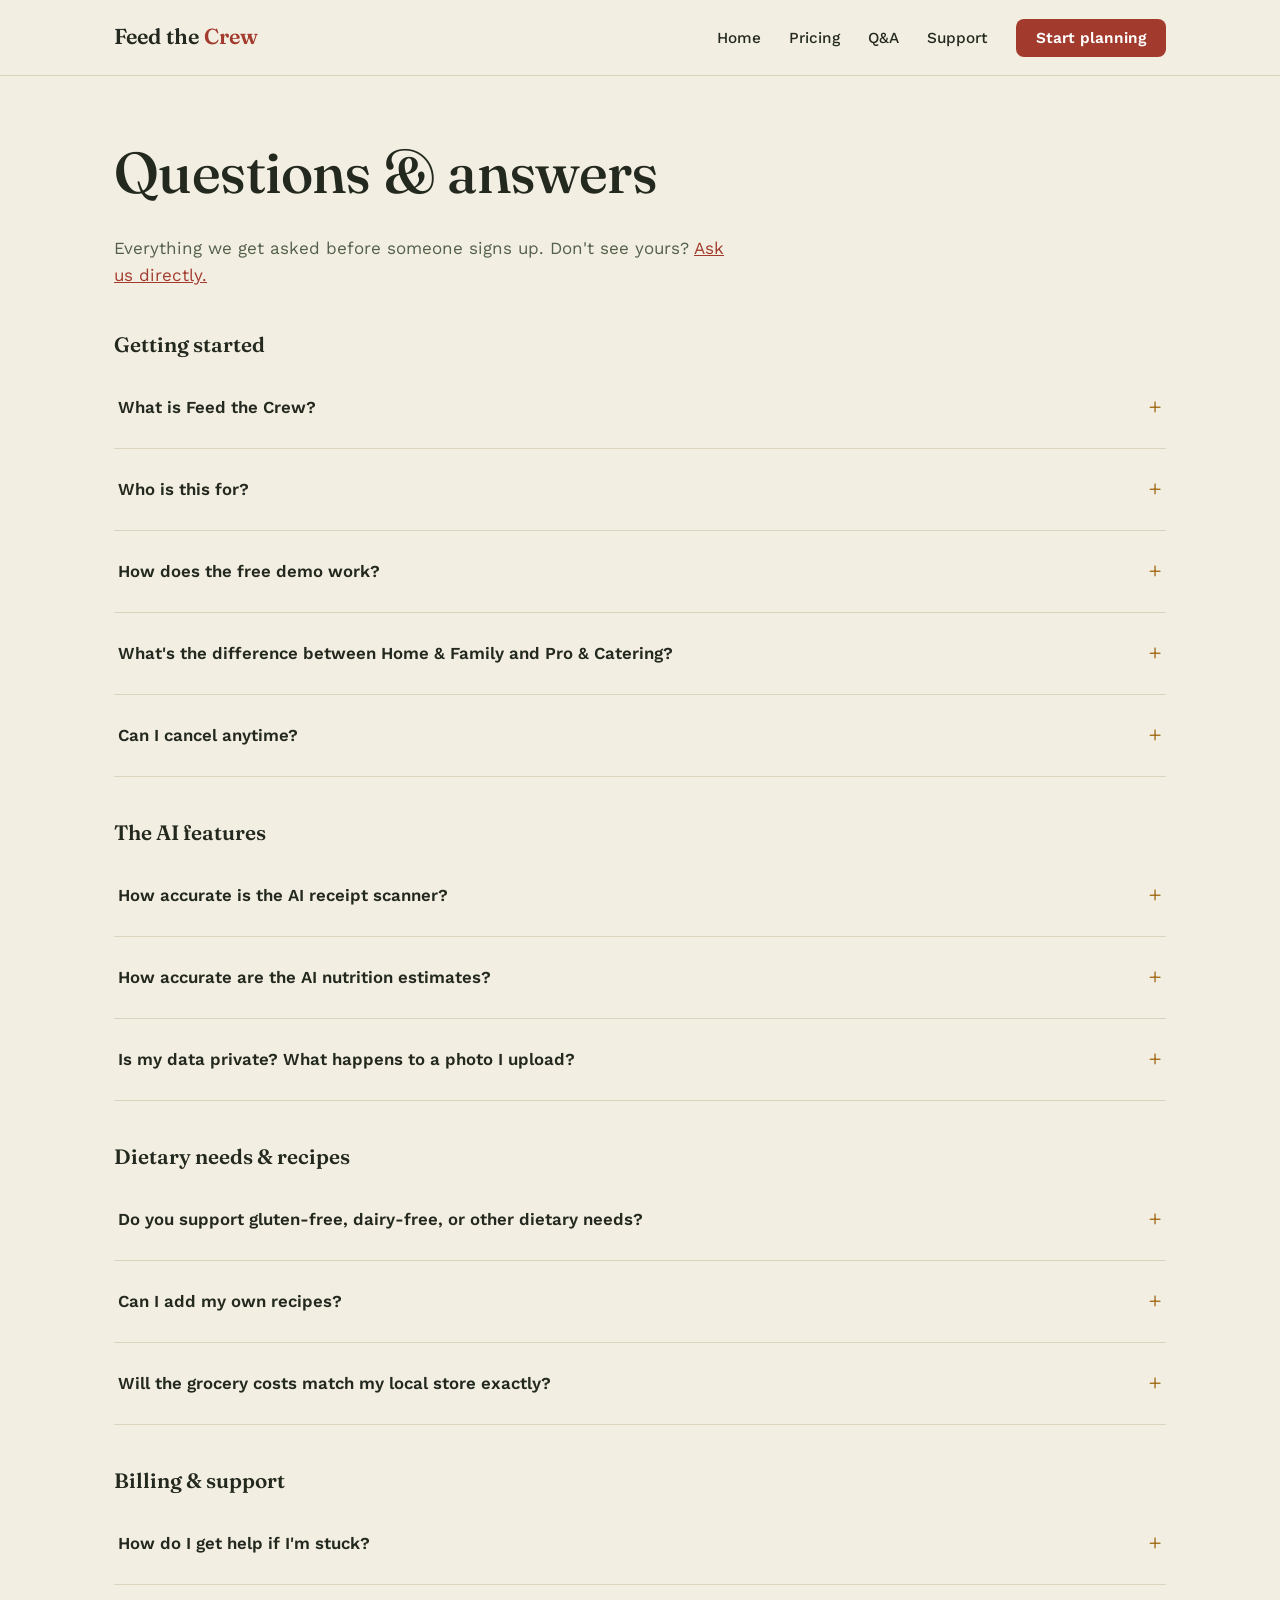
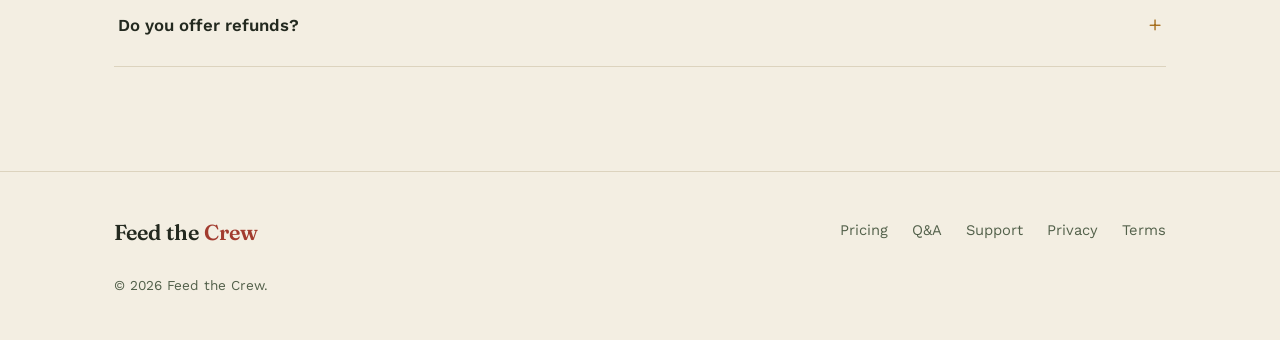
<file: faq.html>
<!DOCTYPE html>
<html lang="en">
<head>
<meta charset="utf-8">
<meta name="viewport" content="width=device-width,initial-scale=1">
<title>Q&amp;A — Feed the Crew</title>
<link rel="preconnect" href="https://fonts.googleapis.com">
<link href="https://fonts.googleapis.com/css2?family=Fraunces:ital,wght@0,400;0,500;0,600;1,500&family=Work+Sans:wght@400;500;600&display=swap" rel="stylesheet">
<link rel="stylesheet" href="styles.css">
</head>
<body>

<header class="site-nav">
  <div class="nav-row">
    <a href="index.html" class="wordmark">Feed the <span>Crew</span></a>
    <button class="nav-toggle" aria-label="Menu" onclick="document.querySelector('.nav-links').classList.toggle('open')">☰</button>
    <ul class="nav-links">
      <li><a href="index.html">Home</a></li>
      <li><a href="pricing.html">Pricing</a></li>
      <li><a href="faq.html">Q&amp;A</a></li>
      <li><a href="support.html">Support</a></li>
      <li><a href="app.html" class="nav-cta">Start planning</a></li>
    </ul>
  </div>
</header>

<section>
  <div class="wrap">
    <h1>Questions &amp; answers</h1>
    <p style="color:var(--ink-soft); max-width:56ch">Everything we get asked before someone signs up. Don't see yours? <a href="support.html">Ask us directly.</a></p>

    <h3 class="faq-group-title">Getting started</h3>

    <details class="faq-item">
      <summary>What is Feed the Crew?</summary>
      <div class="faq-body">A meal-planning tool for anyone feeding a large group — a family gathering, a sports team, a camp, a retreat, or a catering job. You pick a menu, and it builds a scaled grocery list, tracks cost, and manages dietary needs automatically.</div>
    </details>

    <details class="faq-item">
      <summary>Who is this for?</summary>
      <div class="faq-body">Anyone planning food for more people than a normal household — from a fifteen-person family reunion to a two-hundred-person catering event. Coaches, camp directors, retreat organizers, and professional caterers are our most common Pro users; families and community organizers are our most common Home &amp; Family users.</div>
    </details>

    <details class="faq-item">
      <summary>How does the free demo work?</summary>
      <div class="faq-body">You can watch a full walkthrough on our home page before signing up. We don't offer a hands-on free trial — every account starts on a paid plan — because the tool's real value only shows up once you're planning a real group's real week, and we'd rather you see exactly what you're getting than poke at a limited sandbox version.</div>
    </details>

    <details class="faq-item">
      <summary>What's the difference between Home &amp; Family and Pro &amp; Catering?</summary>
      <div class="faq-body">Home &amp; Family covers everything most families and small groups need: menu planning, grocery lists, live costing, and dietary swaps, for groups up to 20 and plans up to 3 days. Pro &amp; Catering removes those caps, adds AI-powered tools (photo receipt scanning, AI nutrition estimates for custom recipes), lets you keep multiple saved plans at once, and includes phone support. See the <a href="pricing.html">full comparison</a>.</div>
    </details>

    <details class="faq-item">
      <summary>Can I cancel anytime?</summary>
      <div class="faq-body">Yes. Cancel from your account page any time — you'll keep access through the end of your current billing period, no long-term contract.</div>
    </details>

    <h3 class="faq-group-title">The AI features</h3>

    <details class="faq-item">
      <summary>How accurate is the AI receipt scanner?</summary>
      <div class="faq-body">It reads item names, quantities, and prices from a photo and matches them to your grocery list automatically. It's a time-saver, not a guarantee — always spot-check the totals against your actual receipt, especially for items it couldn't confidently match.</div>
    </details>

    <details class="faq-item">
      <summary>How accurate are the AI nutrition estimates?</summary>
      <div class="faq-body">They're a planning estimate for custom recipes you add, generated from the ingredient list — not lab-tested nutrition data. For medical or strict dietary needs, verify with a registered dietitian or the actual product labels.</div>
    </details>

    <details class="faq-item">
      <summary>Is my data private? What happens to a photo I upload?</summary>
      <div class="faq-body">Receipt and invoice photos are sent securely to our AI provider only to extract item and price data, and are not stored longer than needed to process your request. See our <a href="privacy.html">Privacy Policy</a> for the full details.</div>
    </details>

    <h3 class="faq-group-title">Dietary needs &amp; recipes</h3>

    <details class="faq-item">
      <summary>Do you support gluten-free, dairy-free, or other dietary needs?</summary>
      <div class="faq-body">Gluten-free and dairy-free swaps are built in and automatically adjust your grocery list. Other allergens (nuts, shellfish, egg) are flagged on affected recipes so you can plan around them, though we don't yet offer automatic substitutions for those.</div>
    </details>

    <details class="faq-item">
      <summary>Can I add my own recipes?</summary>
      <div class="faq-body">Yes, on both plans. Add ingredients, method, and nutrition info manually; Pro accounts can also use the AI nutrition estimator to help fill in calories and protein.</div>
    </details>

    <details class="faq-item">
      <summary>Will the grocery costs match my local store exactly?</summary>
      <div class="faq-body">No tool can guarantee that — prices vary by region, store, and season. You enter your own prices (or scan a receipt) so the numbers reflect what you actually pay, not a national average.</div>
    </details>

    <h3 class="faq-group-title">Billing &amp; support</h3>

    <details class="faq-item">
      <summary>How do I get help if I'm stuck?</summary>
      <div class="faq-body">
        Email support on every plan, phone support on Pro &amp; Catering, and an AI assistant in the corner of every page for instant answers to common questions. Full details on the <a href="support.html">Support page</a>.
      </div>
    </details>

    <details class="faq-item">
      <summary>Do you offer refunds?</summary>
      <div class="faq-body">[Fill in your actual policy here before publishing — e.g. a 14-day money-back guarantee, or cancel-anytime with access through the paid period.]</div>
    </details>

  </div>
</section>

<footer class="site-footer">
  <div class="wrap">
    <div class="footer-grid">
      <a href="index.html" class="wordmark">Feed the <span>Crew</span></a>
      <ul class="footer-links">
        <li><a href="pricing.html">Pricing</a></li>
        <li><a href="faq.html">Q&amp;A</a></li>
        <li><a href="support.html">Support</a></li>
        <li><a href="privacy.html">Privacy</a></li>
        <li><a href="terms.html">Terms</a></li>
      </ul>
    </div>
    <p class="footer-note">© 2026 Feed the Crew.</p>
  </div>
</footer>

</body>
</html>
</file>
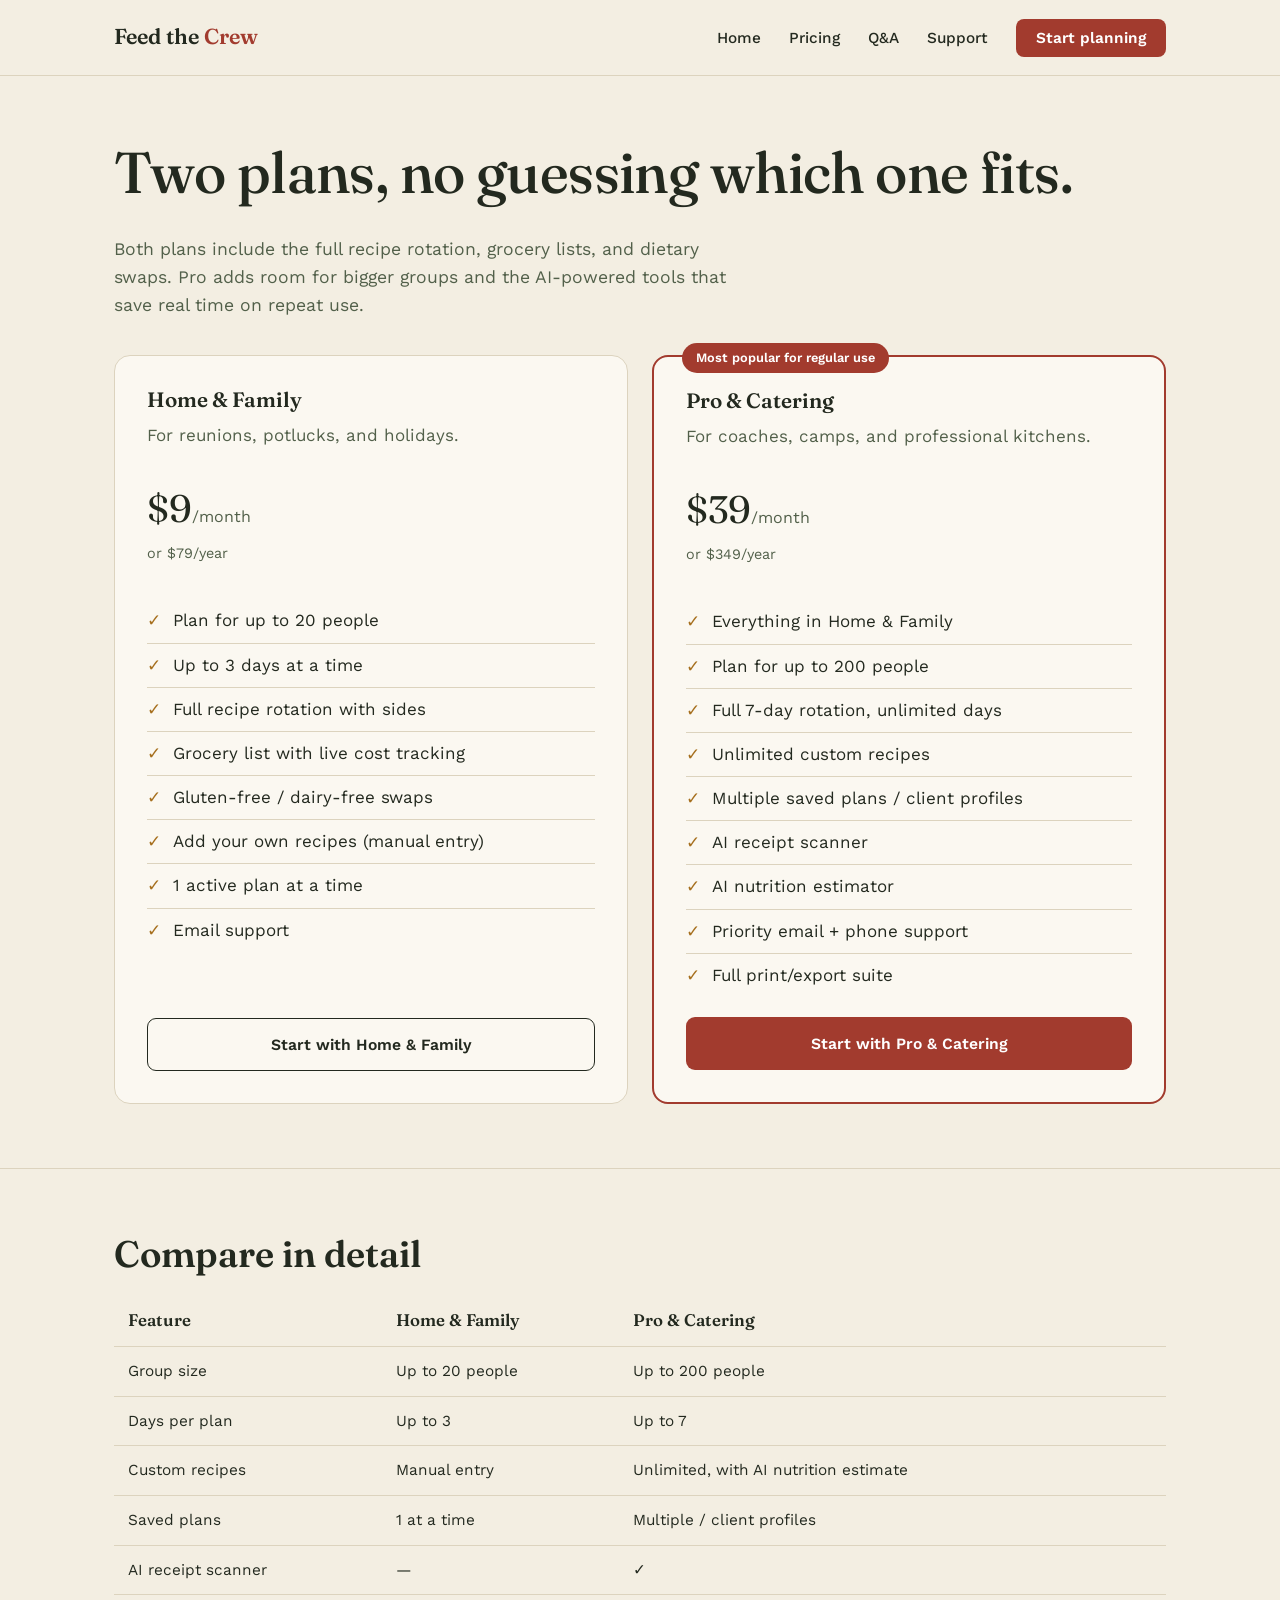
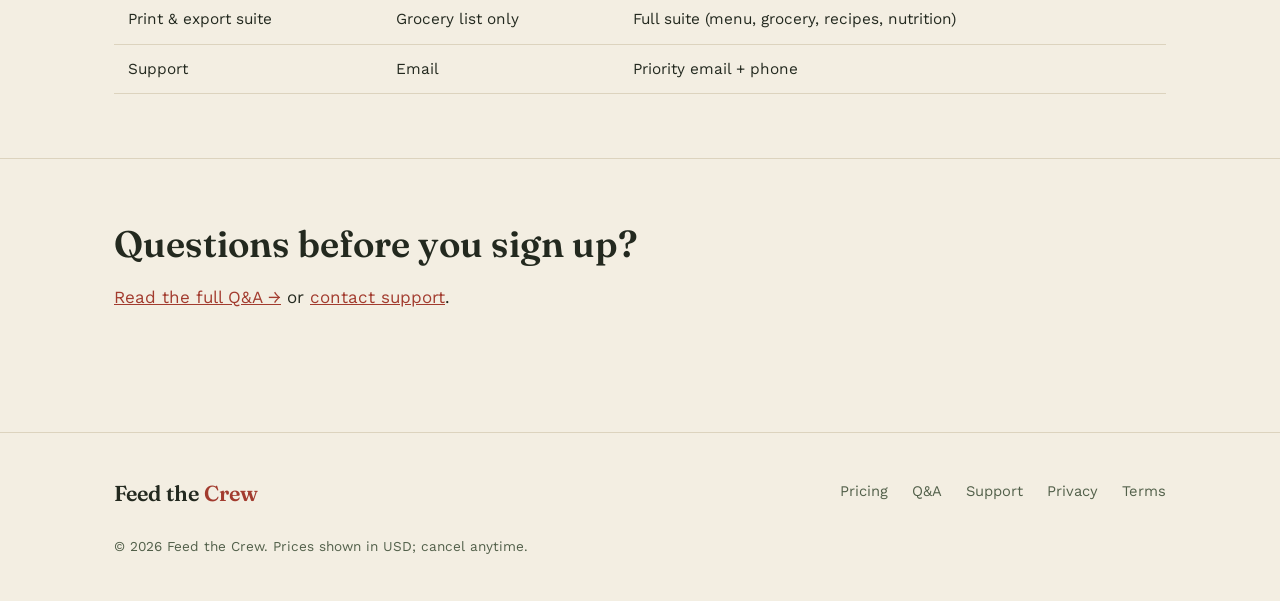
<file: pricing.html>
<!DOCTYPE html>
<html lang="en">
<head>
<meta charset="utf-8">
<meta name="viewport" content="width=device-width,initial-scale=1">
<title>Pricing — Feed the Crew</title>
<link rel="preconnect" href="https://fonts.googleapis.com">
<link href="https://fonts.googleapis.com/css2?family=Fraunces:ital,wght@0,400;0,500;0,600;1,500&family=Work+Sans:wght@400;500;600&display=swap" rel="stylesheet">
<link rel="stylesheet" href="styles.css">
</head>
<body>

<header class="site-nav">
  <div class="nav-row">
    <a href="index.html" class="wordmark">Feed the <span>Crew</span></a>
    <button class="nav-toggle" aria-label="Menu" onclick="document.querySelector('.nav-links').classList.toggle('open')">☰</button>
    <ul class="nav-links">
      <li><a href="index.html">Home</a></li>
      <li><a href="pricing.html">Pricing</a></li>
      <li><a href="faq.html">Q&amp;A</a></li>
      <li><a href="support.html">Support</a></li>
      <li><a href="app.html" class="nav-cta">Start planning</a></li>
    </ul>
  </div>
</header>

<section>
  <div class="wrap">
    <h1>Two plans, no guessing which one fits.</h1>
    <p style="color:var(--ink-soft); font-size:1.1rem; max-width:56ch">Both plans include the full recipe rotation, grocery lists, and dietary swaps. Pro adds room for bigger groups and the AI-powered tools that save real time on repeat use.</p>

    <div class="pricing-grid">
      <div class="plan">
        <h3>Home &amp; Family</h3>
        <p style="color:var(--ink-soft)">For reunions, potlucks, and holidays.</p>
        <div class="price">$9<small>/month</small></div>
        <p style="color:var(--ink-soft); font-size:.9rem">or $79/year</p>
        <ul>
          <li>Plan for up to 20 people</li>
          <li>Up to 3 days at a time</li>
          <li>Full recipe rotation with sides</li>
          <li>Grocery list with live cost tracking</li>
          <li>Gluten-free / dairy-free swaps</li>
          <li>Add your own recipes (manual entry)</li>
          <li>1 active plan at a time</li>
          <li>Email support</li>
        </ul>
        <a href="https://buy.stripe.com/6oUdRa8RqghhcqZcUna7C01" class="btn btn-secondary" style="text-align:center">Start with Home &amp; Family</a>
      </div>

      <div class="plan featured">
        <span class="tag">Most popular for regular use</span>
        <h3>Pro &amp; Catering</h3>
        <p style="color:var(--ink-soft)">For coaches, camps, and professional kitchens.</p>
        <div class="price">$39<small>/month</small></div>
        <p style="color:var(--ink-soft); font-size:.9rem">or $349/year</p>
        <ul>
          <li>Everything in Home &amp; Family</li>
          <li>Plan for up to 200 people</li>
          <li>Full 7-day rotation, unlimited days</li>
          <li>Unlimited custom recipes</li>
          <li>Multiple saved plans / client profiles</li>
          <li>AI receipt scanner</li>
          <li>AI nutrition estimator</li>
          <li>Priority email + phone support</li>
          <li>Full print/export suite</li>
        </ul>
        <a href="https://buy.stripe.com/14A7sMd7GaWX9eN7A3a7C00" class="btn btn-primary" style="text-align:center">Start with Pro &amp; Catering</a>
      </div>
    </div>
  </div>
</section>

<hr class="section-divider">

<section>
  <div class="wrap">
    <h2>Compare in detail</h2>
    <table class="compare-table">
      <thead><tr><th>Feature</th><th>Home &amp; Family</th><th>Pro &amp; Catering</th></tr></thead>
      <tbody>
        <tr><td>Group size</td><td>Up to 20 people</td><td>Up to 200 people</td></tr>
        <tr><td>Days per plan</td><td>Up to 3</td><td>Up to 7</td></tr>
        <tr><td>Custom recipes</td><td>Manual entry</td><td>Unlimited, with AI nutrition estimate</td></tr>
        <tr><td>Saved plans</td><td>1 at a time</td><td>Multiple / client profiles</td></tr>
        <tr><td>AI receipt scanner</td><td>—</td><td>✓</td></tr>
        <tr><td>Print &amp; export suite</td><td>Grocery list only</td><td>Full suite (menu, grocery, recipes, nutrition)</td></tr>
        <tr><td>Support</td><td>Email</td><td>Priority email + phone</td></tr>
      </tbody>
    </table>
  </div>
</section>

<hr class="section-divider">

<section>
  <div class="wrap">
    <h2>Questions before you sign up?</h2>
    <p><a href="faq.html">Read the full Q&amp;A →</a> or <a href="support.html">contact support</a>.</p>
  </div>
</section>

<footer class="site-footer">
  <div class="wrap">
    <div class="footer-grid">
      <a href="index.html" class="wordmark">Feed the <span>Crew</span></a>
      <ul class="footer-links">
        <li><a href="pricing.html">Pricing</a></li>
        <li><a href="faq.html">Q&amp;A</a></li>
        <li><a href="support.html">Support</a></li>
        <li><a href="privacy.html">Privacy</a></li>
        <li><a href="terms.html">Terms</a></li>
      </ul>
    </div>
    <p class="footer-note">© 2026 Feed the Crew. Prices shown in USD; cancel anytime.</p>
  </div>
</footer>

</body>
</html>
</file>
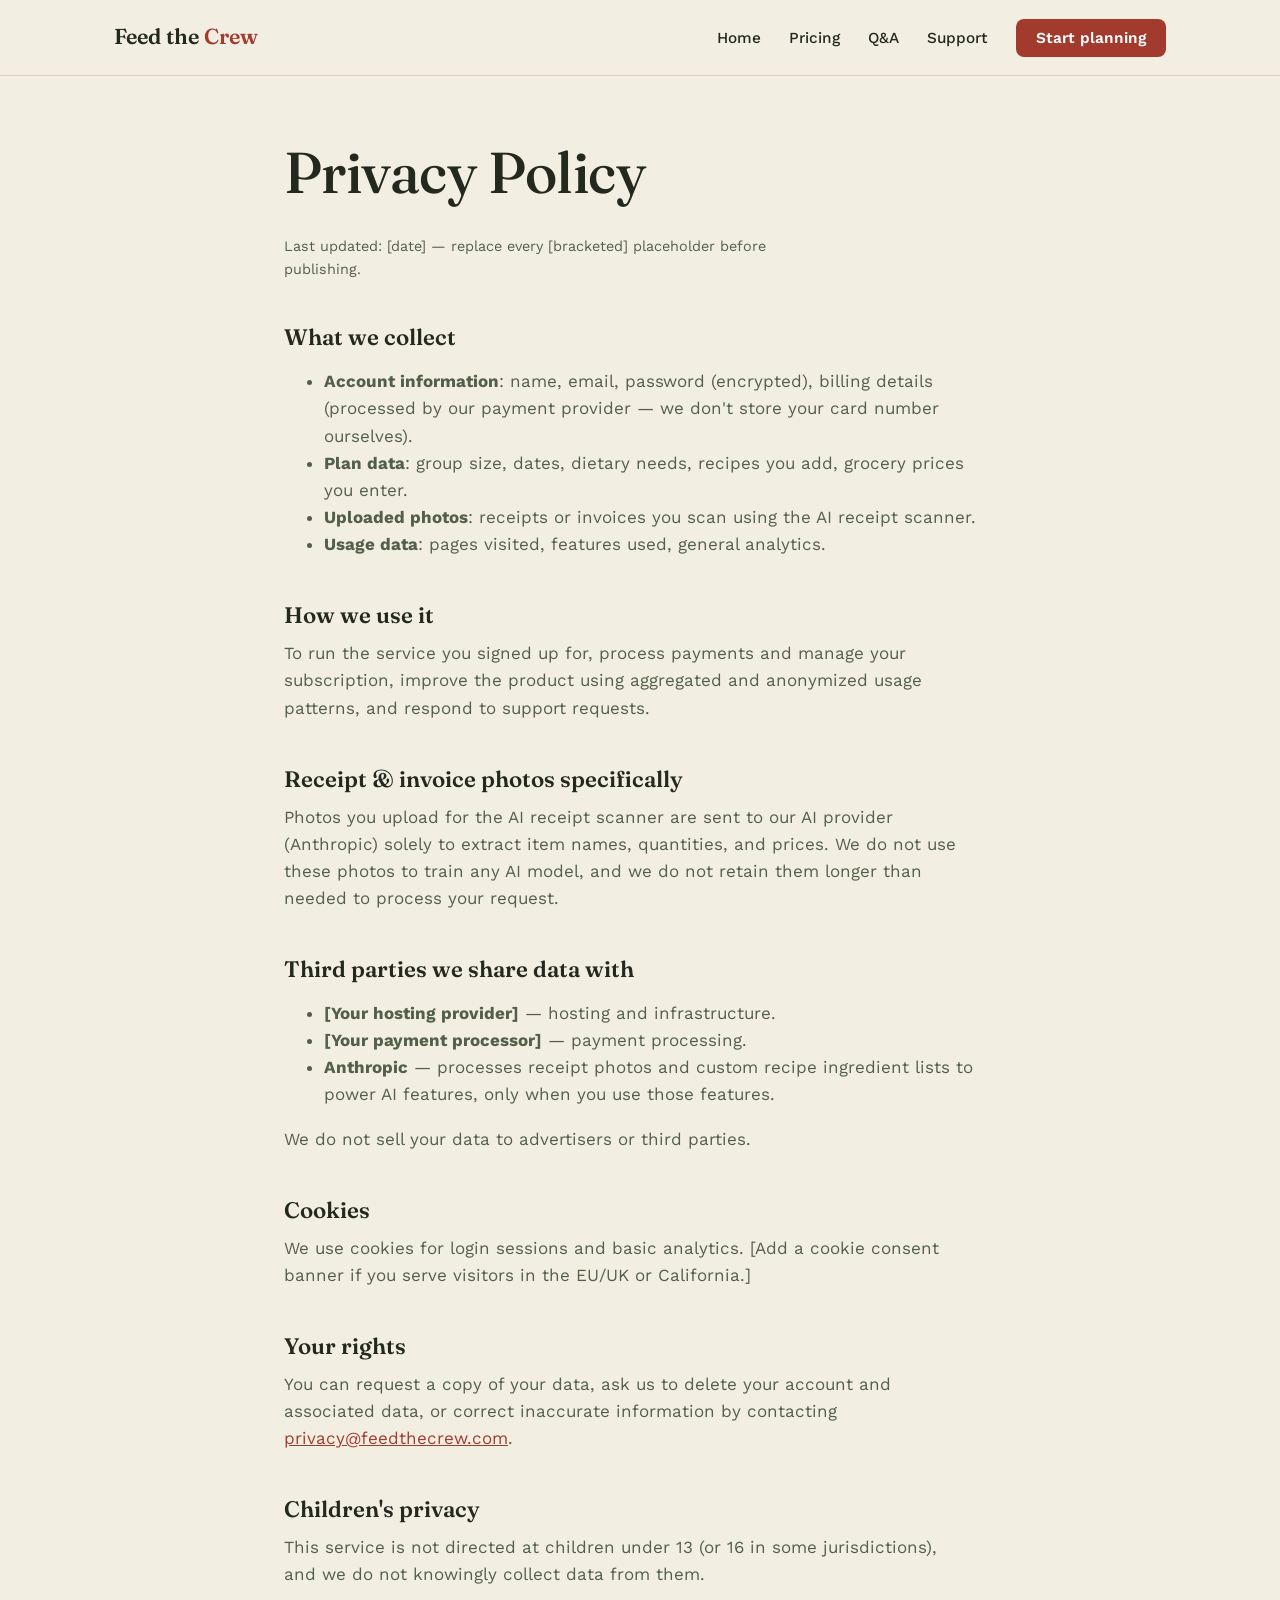
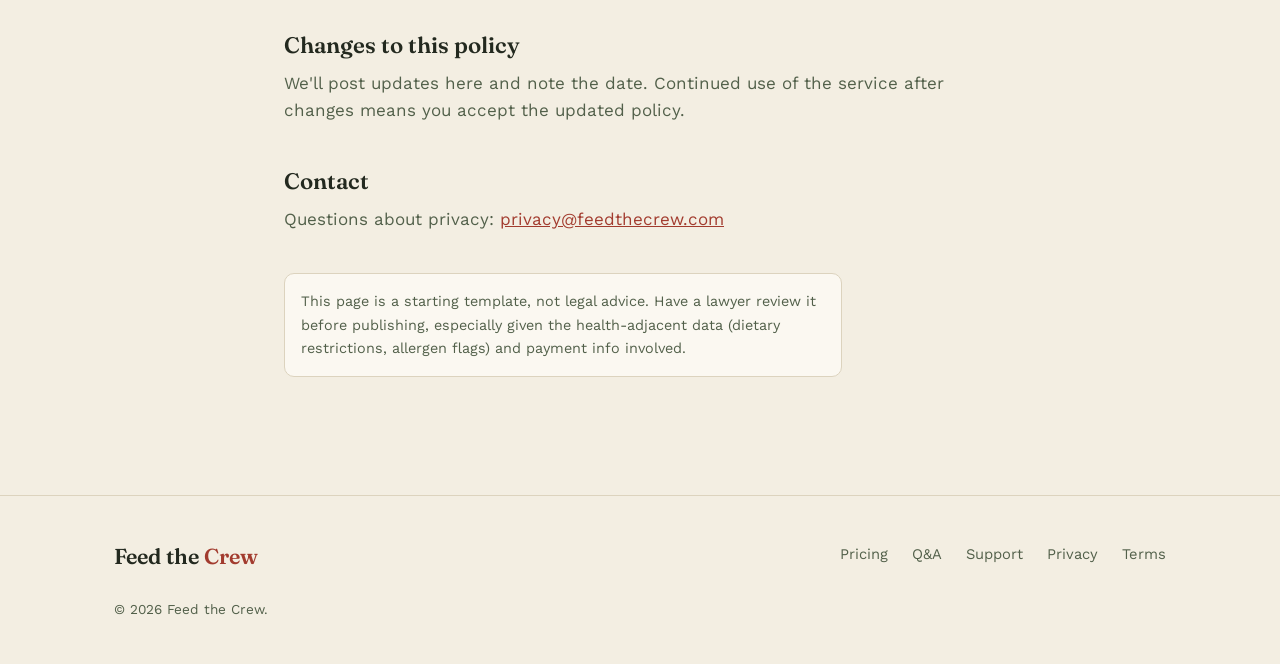
<file: privacy.html>
<!DOCTYPE html>
<html lang="en">
<head>
<meta charset="utf-8">
<meta name="viewport" content="width=device-width,initial-scale=1">
<title>Privacy Policy — Feed the Crew</title>
<link rel="preconnect" href="https://fonts.googleapis.com">
<link href="https://fonts.googleapis.com/css2?family=Fraunces:ital,wght@0,400;0,500;0,600;1,500&family=Work+Sans:wght@400;500;600&display=swap" rel="stylesheet">
<link rel="stylesheet" href="styles.css">
</head>
<body>

<header class="site-nav">
  <div class="nav-row">
    <a href="index.html" class="wordmark">Feed the <span>Crew</span></a>
    <button class="nav-toggle" aria-label="Menu" onclick="document.querySelector('.nav-links').classList.toggle('open')">☰</button>
    <ul class="nav-links">
      <li><a href="index.html">Home</a></li>
      <li><a href="pricing.html">Pricing</a></li>
      <li><a href="faq.html">Q&amp;A</a></li>
      <li><a href="support.html">Support</a></li>
      <li><a href="app.html" class="nav-cta">Start planning</a></li>
    </ul>
  </div>
</header>

<section class="legal">
  <div class="wrap" style="max-width:760px">
    <h1>Privacy Policy</h1>
    <p class="updated">Last updated: [date] — replace every [bracketed] placeholder before publishing.</p>

    <h2>What we collect</h2>
    <ul>
      <li><strong>Account information</strong>: name, email, password (encrypted), billing details (processed by our payment provider — we don't store your card number ourselves).</li>
      <li><strong>Plan data</strong>: group size, dates, dietary needs, recipes you add, grocery prices you enter.</li>
      <li><strong>Uploaded photos</strong>: receipts or invoices you scan using the AI receipt scanner.</li>
      <li><strong>Usage data</strong>: pages visited, features used, general analytics.</li>
    </ul>

    <h2>How we use it</h2>
    <p>To run the service you signed up for, process payments and manage your subscription, improve the product using aggregated and anonymized usage patterns, and respond to support requests.</p>

    <h2>Receipt &amp; invoice photos specifically</h2>
    <p>Photos you upload for the AI receipt scanner are sent to our AI provider (Anthropic) solely to extract item names, quantities, and prices. We do not use these photos to train any AI model, and we do not retain them longer than needed to process your request.</p>

    <h2>Third parties we share data with</h2>
    <ul>
      <li><strong>[Your hosting provider]</strong> — hosting and infrastructure.</li>
      <li><strong>[Your payment processor]</strong> — payment processing.</li>
      <li><strong>Anthropic</strong> — processes receipt photos and custom recipe ingredient lists to power AI features, only when you use those features.</li>
    </ul>
    <p>We do not sell your data to advertisers or third parties.</p>

    <h2>Cookies</h2>
    <p>We use cookies for login sessions and basic analytics. [Add a cookie consent banner if you serve visitors in the EU/UK or California.]</p>

    <h2>Your rights</h2>
    <p>You can request a copy of your data, ask us to delete your account and associated data, or correct inaccurate information by contacting <a href="mailto:privacy@feedthecrew.com">privacy@feedthecrew.com</a>.</p>

    <h2>Children's privacy</h2>
    <p>This service is not directed at children under 13 (or 16 in some jurisdictions), and we do not knowingly collect data from them.</p>

    <h2>Changes to this policy</h2>
    <p>We'll post updates here and note the date. Continued use of the service after changes means you accept the updated policy.</p>

    <h2>Contact</h2>
    <p>Questions about privacy: <a href="mailto:privacy@feedthecrew.com">privacy@feedthecrew.com</a></p>

    <p style="margin-top:40px; padding:16px; background:var(--card); border:1px solid var(--line); border-radius:10px; font-size:.9rem">
      This page is a starting template, not legal advice. Have a lawyer review it before publishing, especially given the health-adjacent data (dietary restrictions, allergen flags) and payment info involved.
    </p>
  </div>
</section>

<footer class="site-footer">
  <div class="wrap">
    <div class="footer-grid">
      <a href="index.html" class="wordmark">Feed the <span>Crew</span></a>
      <ul class="footer-links">
        <li><a href="pricing.html">Pricing</a></li>
        <li><a href="faq.html">Q&amp;A</a></li>
        <li><a href="support.html">Support</a></li>
        <li><a href="privacy.html">Privacy</a></li>
        <li><a href="terms.html">Terms</a></li>
      </ul>
    </div>
    <p class="footer-note">© 2026 Feed the Crew.</p>
  </div>
</footer>

</body>
</html>
</file>
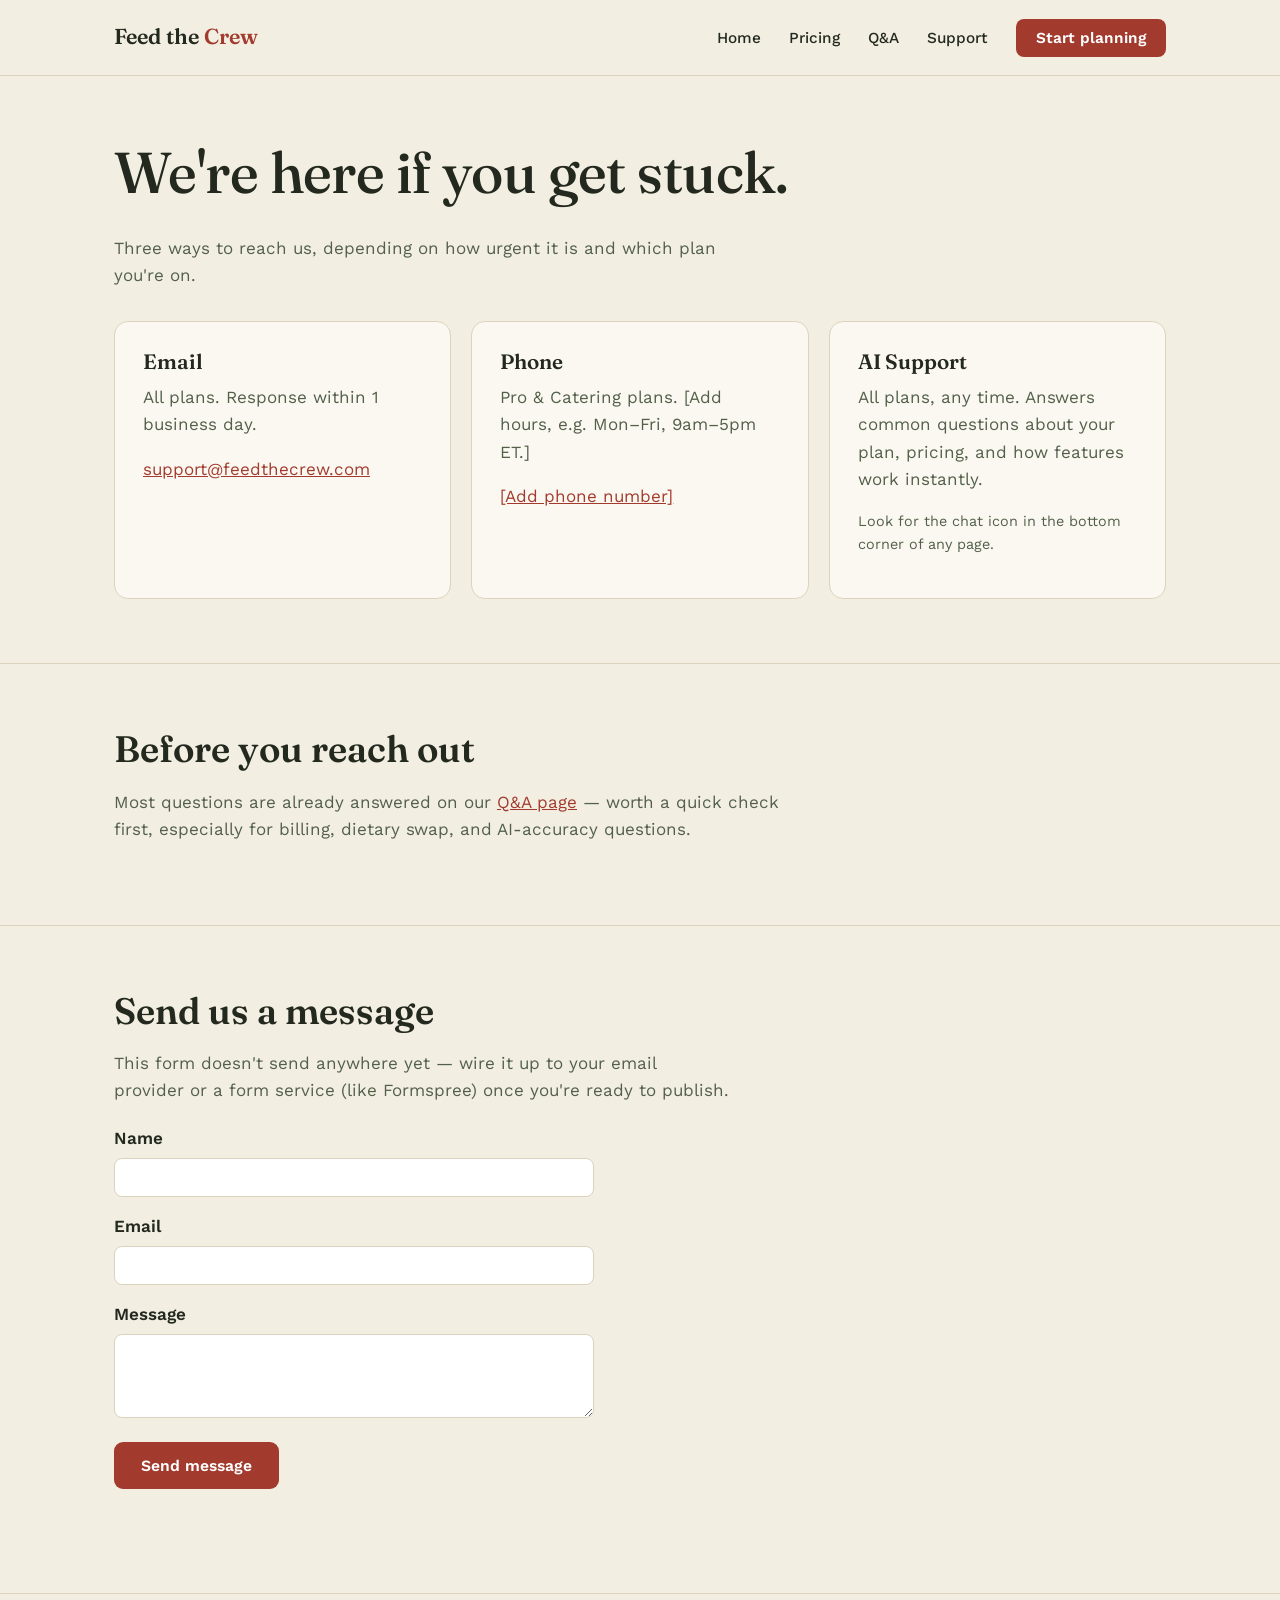
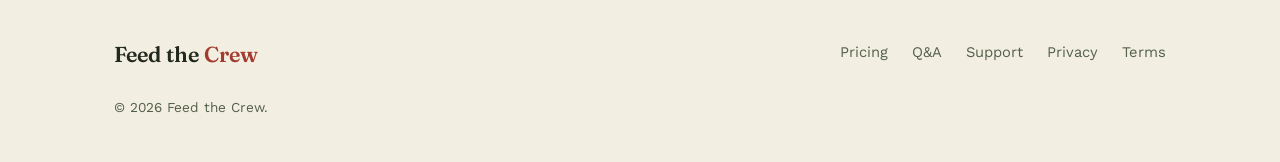
<file: support.html>
<!DOCTYPE html>
<html lang="en">
<head>
<meta charset="utf-8">
<meta name="viewport" content="width=device-width,initial-scale=1">
<title>Support — Feed the Crew</title>
<link rel="preconnect" href="https://fonts.googleapis.com">
<link href="https://fonts.googleapis.com/css2?family=Fraunces:ital,wght@0,400;0,500;0,600;1,500&family=Work+Sans:wght@400;500;600&display=swap" rel="stylesheet">
<link rel="stylesheet" href="styles.css">
</head>
<body>

<header class="site-nav">
  <div class="nav-row">
    <a href="index.html" class="wordmark">Feed the <span>Crew</span></a>
    <button class="nav-toggle" aria-label="Menu" onclick="document.querySelector('.nav-links').classList.toggle('open')">☰</button>
    <ul class="nav-links">
      <li><a href="index.html">Home</a></li>
      <li><a href="pricing.html">Pricing</a></li>
      <li><a href="faq.html">Q&amp;A</a></li>
      <li><a href="support.html">Support</a></li>
      <li><a href="app.html" class="nav-cta">Start planning</a></li>
    </ul>
  </div>
</header>

<section>
  <div class="wrap">
    <h1>We're here if you get stuck.</h1>
    <p style="color:var(--ink-soft); max-width:56ch">Three ways to reach us, depending on how urgent it is and which plan you're on.</p>

    <div class="support-grid">
      <div class="card">
        <h3>Email</h3>
        <p style="color:var(--ink-soft)">All plans. Response within 1 business day.</p>
        <p><a href="mailto:support@feedthecrew.com">support@feedthecrew.com</a></p>
      </div>
      <div class="card">
        <h3>Phone</h3>
        <p style="color:var(--ink-soft)">Pro &amp; Catering plans. [Add hours, e.g. Mon–Fri, 9am–5pm ET.]</p>
        <p><a href="tel:+10000000000">[Add phone number]</a></p>
      </div>
      <div class="card">
        <h3>AI Support</h3>
        <p style="color:var(--ink-soft)">All plans, any time. Answers common questions about your plan, pricing, and how features work instantly.</p>
        <p style="color:var(--ink-soft); font-size:.9rem">Look for the chat icon in the bottom corner of any page.</p>
      </div>
    </div>
  </div>
</section>

<hr class="section-divider">

<section>
  <div class="wrap">
    <h2>Before you reach out</h2>
    <p style="color:var(--ink-soft)">Most questions are already answered on our <a href="faq.html">Q&amp;A page</a> — worth a quick check first, especially for billing, dietary swap, and AI-accuracy questions.</p>
  </div>
</section>

<hr class="section-divider">

<section>
  <div class="wrap">
    <h2>Send us a message</h2>
    <p style="color:var(--ink-soft); max-width:56ch">This form doesn't send anywhere yet — wire it up to your email provider or a form service (like Formspree) once you're ready to publish.</p>
    <form style="max-width:480px; margin-top:20px" onsubmit="event.preventDefault(); alert('Connect this form to an email service before publishing.');">
      <label style="display:block; font-weight:600; margin-bottom:6px">Name</label>
      <input type="text" required style="width:100%; padding:11px; border:1px solid var(--line); border-radius:8px; margin-bottom:16px; font-family:inherit">
      <label style="display:block; font-weight:600; margin-bottom:6px">Email</label>
      <input type="email" required style="width:100%; padding:11px; border:1px solid var(--line); border-radius:8px; margin-bottom:16px; font-family:inherit">
      <label style="display:block; font-weight:600; margin-bottom:6px">Message</label>
      <textarea rows="4" required style="width:100%; padding:11px; border:1px solid var(--line); border-radius:8px; margin-bottom:16px; font-family:inherit"></textarea>
      <button type="submit" class="btn btn-primary">Send message</button>
    </form>
  </div>
</section>

<footer class="site-footer">
  <div class="wrap">
    <div class="footer-grid">
      <a href="index.html" class="wordmark">Feed the <span>Crew</span></a>
      <ul class="footer-links">
        <li><a href="pricing.html">Pricing</a></li>
        <li><a href="faq.html">Q&amp;A</a></li>
        <li><a href="support.html">Support</a></li>
        <li><a href="privacy.html">Privacy</a></li>
        <li><a href="terms.html">Terms</a></li>
      </ul>
    </div>
    <p class="footer-note">© 2026 Feed the Crew.</p>
  </div>
</footer>

</body>
</html>
</file>
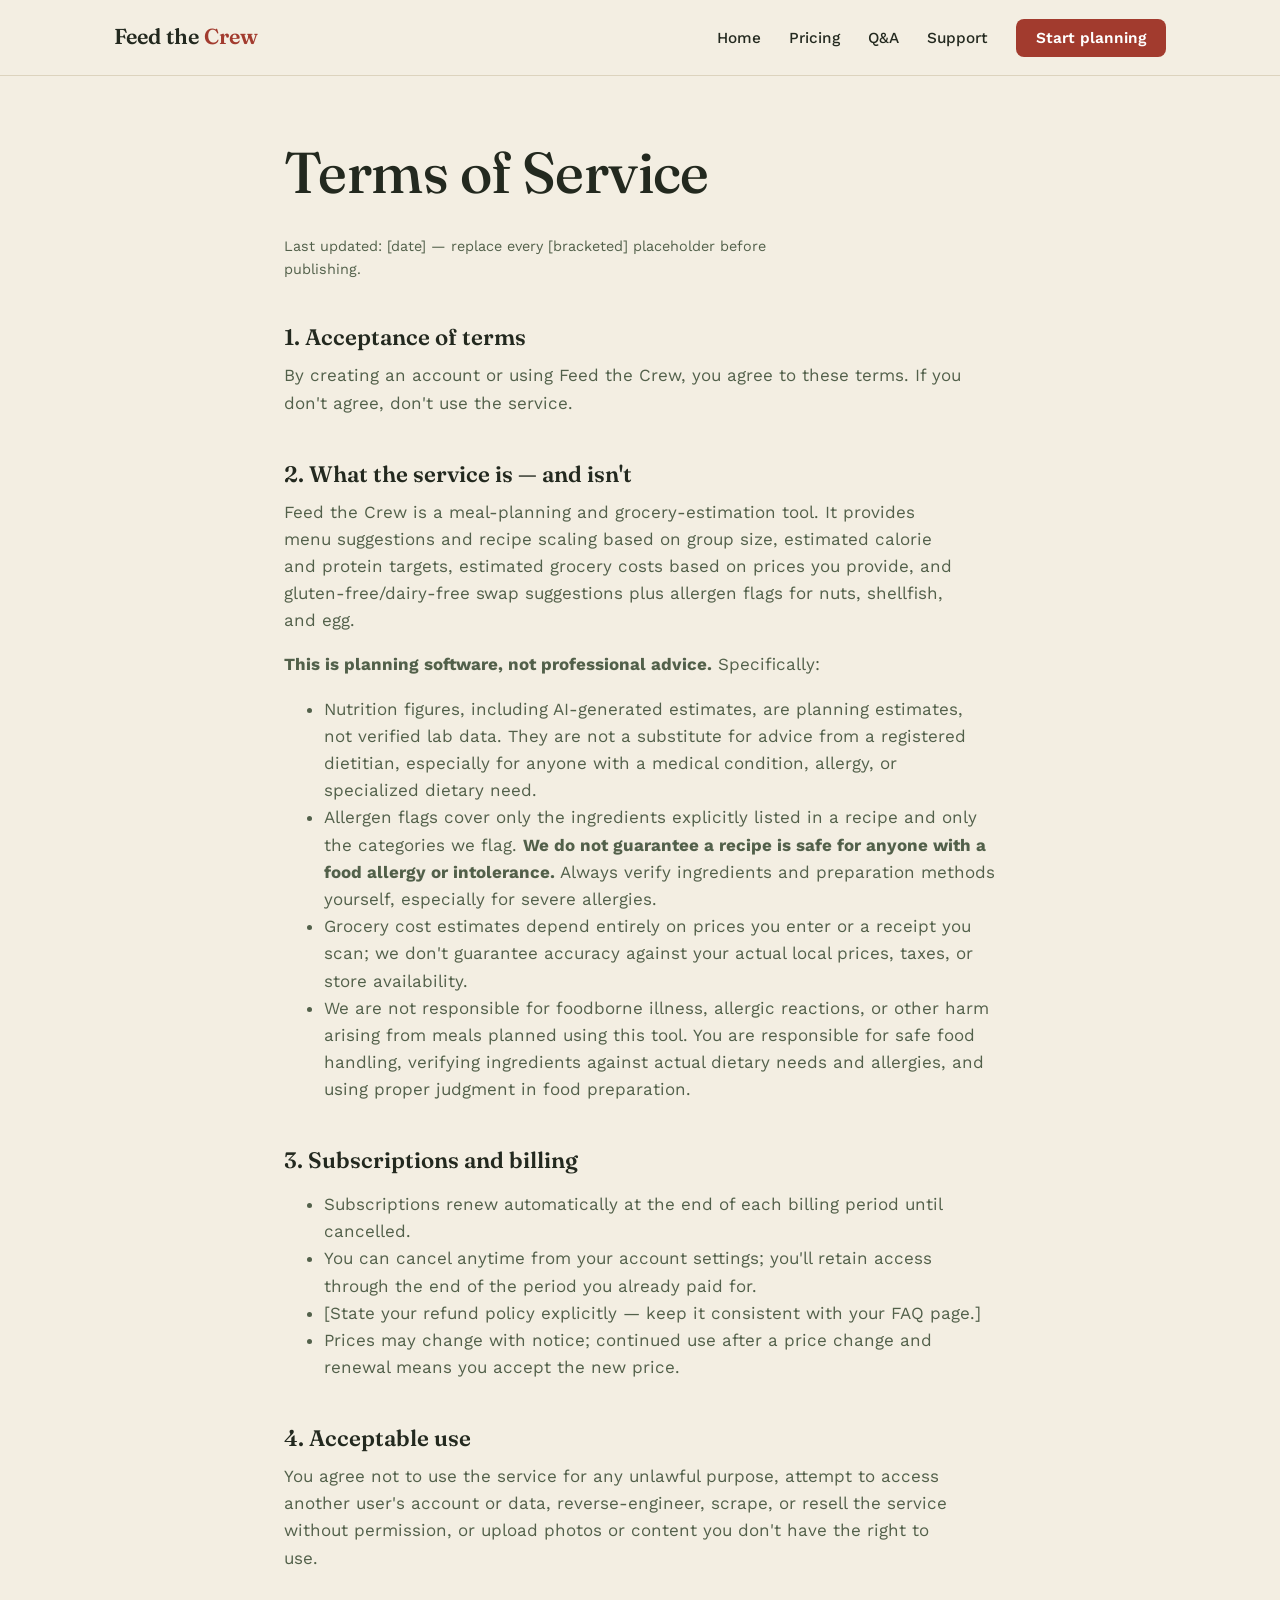
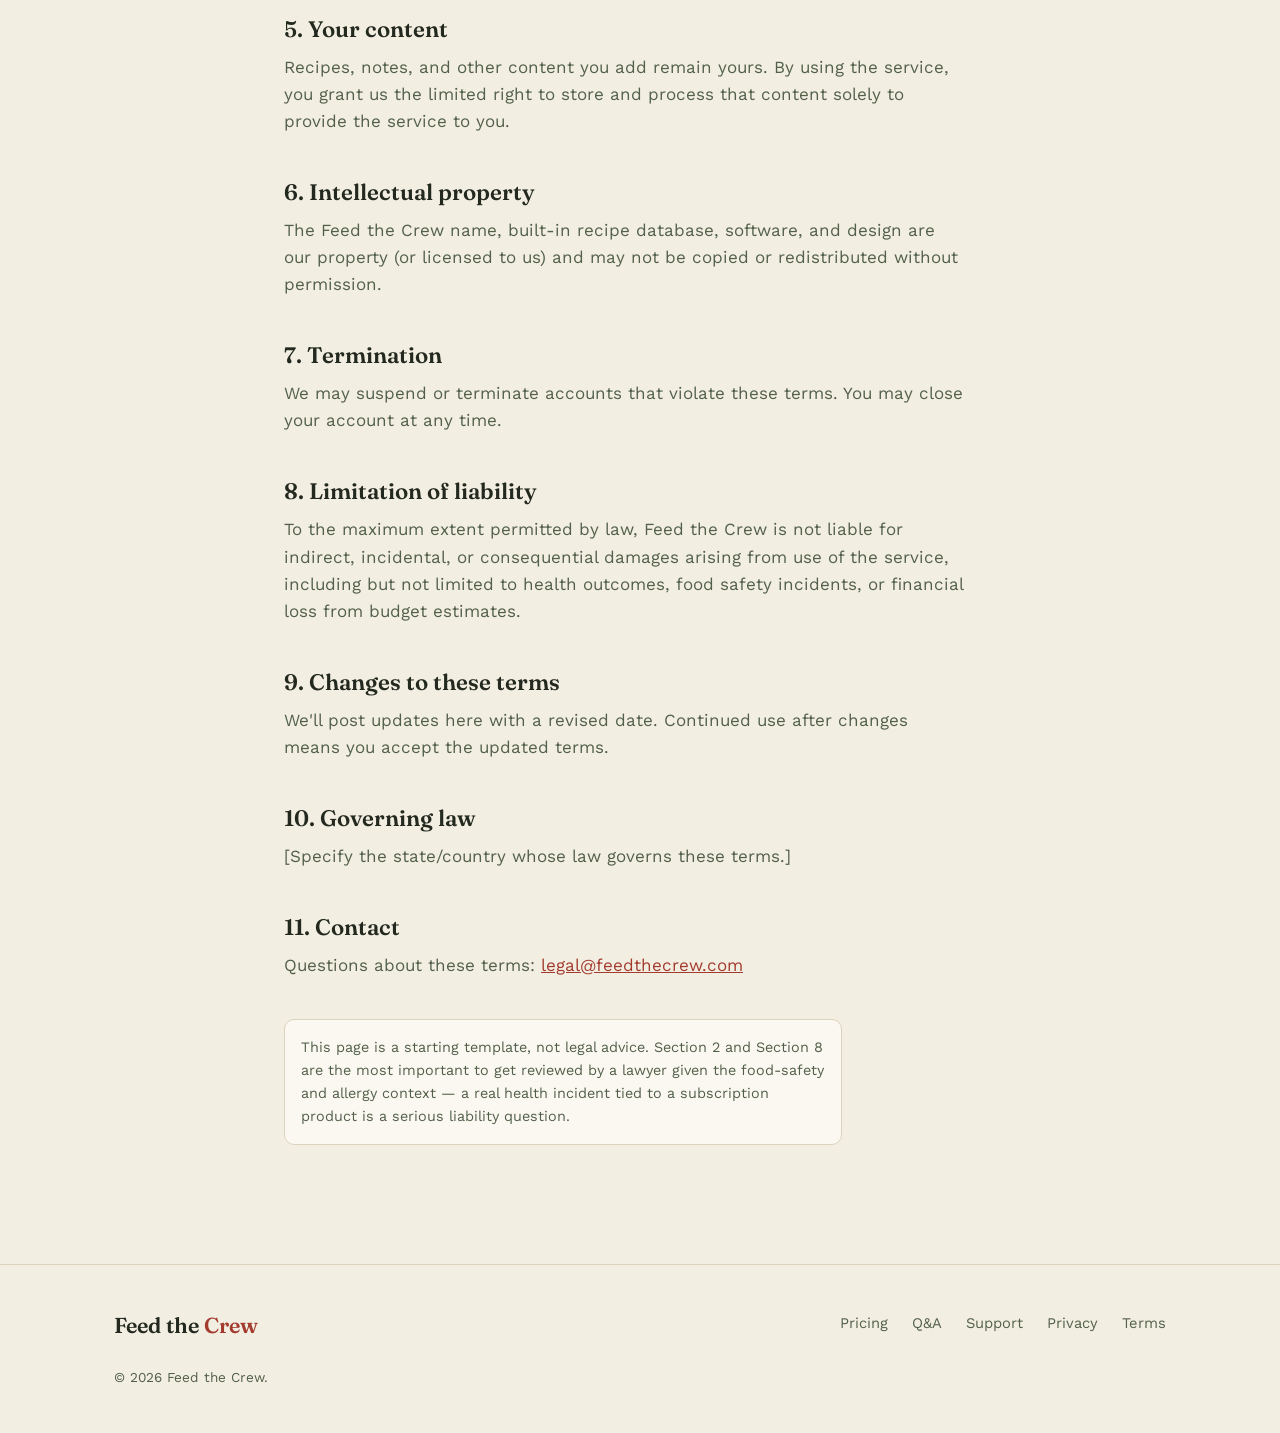
<file: terms.html>
<!DOCTYPE html>
<html lang="en">
<head>
<meta charset="utf-8">
<meta name="viewport" content="width=device-width,initial-scale=1">
<title>Terms of Service — Feed the Crew</title>
<link rel="preconnect" href="https://fonts.googleapis.com">
<link href="https://fonts.googleapis.com/css2?family=Fraunces:ital,wght@0,400;0,500;0,600;1,500&family=Work+Sans:wght@400;500;600&display=swap" rel="stylesheet">
<link rel="stylesheet" href="styles.css">
</head>
<body>

<header class="site-nav">
  <div class="nav-row">
    <a href="index.html" class="wordmark">Feed the <span>Crew</span></a>
    <button class="nav-toggle" aria-label="Menu" onclick="document.querySelector('.nav-links').classList.toggle('open')">☰</button>
    <ul class="nav-links">
      <li><a href="index.html">Home</a></li>
      <li><a href="pricing.html">Pricing</a></li>
      <li><a href="faq.html">Q&amp;A</a></li>
      <li><a href="support.html">Support</a></li>
      <li><a href="app.html" class="nav-cta">Start planning</a></li>
    </ul>
  </div>
</header>

<section class="legal">
  <div class="wrap" style="max-width:760px">
    <h1>Terms of Service</h1>
    <p class="updated">Last updated: [date] — replace every [bracketed] placeholder before publishing.</p>

    <h2>1. Acceptance of terms</h2>
    <p>By creating an account or using Feed the Crew, you agree to these terms. If you don't agree, don't use the service.</p>

    <h2>2. What the service is — and isn't</h2>
    <p>Feed the Crew is a meal-planning and grocery-estimation tool. It provides menu suggestions and recipe scaling based on group size, estimated calorie and protein targets, estimated grocery costs based on prices you provide, and gluten-free/dairy-free swap suggestions plus allergen flags for nuts, shellfish, and egg.</p>
    <p><strong>This is planning software, not professional advice.</strong> Specifically:</p>
    <ul>
      <li>Nutrition figures, including AI-generated estimates, are planning estimates, not verified lab data. They are not a substitute for advice from a registered dietitian, especially for anyone with a medical condition, allergy, or specialized dietary need.</li>
      <li>Allergen flags cover only the ingredients explicitly listed in a recipe and only the categories we flag. <strong>We do not guarantee a recipe is safe for anyone with a food allergy or intolerance.</strong> Always verify ingredients and preparation methods yourself, especially for severe allergies.</li>
      <li>Grocery cost estimates depend entirely on prices you enter or a receipt you scan; we don't guarantee accuracy against your actual local prices, taxes, or store availability.</li>
      <li>We are not responsible for foodborne illness, allergic reactions, or other harm arising from meals planned using this tool. You are responsible for safe food handling, verifying ingredients against actual dietary needs and allergies, and using proper judgment in food preparation.</li>
    </ul>

    <h2>3. Subscriptions and billing</h2>
    <ul>
      <li>Subscriptions renew automatically at the end of each billing period until cancelled.</li>
      <li>You can cancel anytime from your account settings; you'll retain access through the end of the period you already paid for.</li>
      <li>[State your refund policy explicitly — keep it consistent with your FAQ page.]</li>
      <li>Prices may change with notice; continued use after a price change and renewal means you accept the new price.</li>
    </ul>

    <h2>4. Acceptable use</h2>
    <p>You agree not to use the service for any unlawful purpose, attempt to access another user's account or data, reverse-engineer, scrape, or resell the service without permission, or upload photos or content you don't have the right to use.</p>

    <h2>5. Your content</h2>
    <p>Recipes, notes, and other content you add remain yours. By using the service, you grant us the limited right to store and process that content solely to provide the service to you.</p>

    <h2>6. Intellectual property</h2>
    <p>The Feed the Crew name, built-in recipe database, software, and design are our property (or licensed to us) and may not be copied or redistributed without permission.</p>

    <h2>7. Termination</h2>
    <p>We may suspend or terminate accounts that violate these terms. You may close your account at any time.</p>

    <h2>8. Limitation of liability</h2>
    <p>To the maximum extent permitted by law, Feed the Crew is not liable for indirect, incidental, or consequential damages arising from use of the service, including but not limited to health outcomes, food safety incidents, or financial loss from budget estimates.</p>

    <h2>9. Changes to these terms</h2>
    <p>We'll post updates here with a revised date. Continued use after changes means you accept the updated terms.</p>

    <h2>10. Governing law</h2>
    <p>[Specify the state/country whose law governs these terms.]</p>

    <h2>11. Contact</h2>
    <p>Questions about these terms: <a href="mailto:legal@feedthecrew.com">legal@feedthecrew.com</a></p>

    <p style="margin-top:40px; padding:16px; background:var(--card); border:1px solid var(--line); border-radius:10px; font-size:.9rem">
      This page is a starting template, not legal advice. Section 2 and Section 8 are the most important to get reviewed by a lawyer given the food-safety and allergy context — a real health incident tied to a subscription product is a serious liability question.
    </p>
  </div>
</section>

<footer class="site-footer">
  <div class="wrap">
    <div class="footer-grid">
      <a href="index.html" class="wordmark">Feed the <span>Crew</span></a>
      <ul class="footer-links">
        <li><a href="pricing.html">Pricing</a></li>
        <li><a href="faq.html">Q&amp;A</a></li>
        <li><a href="support.html">Support</a></li>
        <li><a href="privacy.html">Privacy</a></li>
        <li><a href="terms.html">Terms</a></li>
      </ul>
    </div>
    <p class="footer-note">© 2026 Feed the Crew.</p>
  </div>
</footer>

</body>
</html>
</file>
<file: styles.css>
/* ============================================================
   Feed the Crew — shared design system
   Palette: pantry/kitchen, not the default cream+terracotta combo.
   Type: Fraunces (display) + Work Sans (body/UI)
   ============================================================ */

:root{
  --paper: #F3EEE2;
  --card: #FBF8F1;
  --ink: #23291F;
  --ink-soft: #52604A;
  --wheat: #C98A2C;
  --wheat-dark: #A66F1E;
  --tomato: #A23B2E;
  --tomato-dark: #832F25;
  --line: #DCD3BE;
  --white: #FFFFFF;
  --max: 1100px;
}

*{box-sizing:border-box}

html{scroll-behavior:smooth}

body{
  margin:0;
  background:var(--paper);
  color:var(--ink);
  font-family:'Work Sans', system-ui, sans-serif;
  font-size:17px;
  line-height:1.6;
  -webkit-font-smoothing:antialiased;
}

h1,h2,h3,h4{
  font-family:'Fraunces', Georgia, serif;
  color:var(--ink);
  line-height:1.15;
  margin:0 0 .5em;
  font-weight:600;
}

h1{font-size:clamp(2.2rem, 5vw, 3.6rem); font-weight:500; letter-spacing:-0.01em}
h2{font-size:clamp(1.7rem, 3.4vw, 2.3rem)}
h3{font-size:1.3rem}

p{margin:0 0 1em; max-width:62ch}
a{color:var(--tomato)}
a:focus-visible, button:focus-visible, summary:focus-visible, input:focus-visible, select:focus-visible{
  outline:3px solid var(--wheat); outline-offset:2px;
}

.wrap{max-width:var(--max); margin:0 auto; padding:0 24px}

/* ---------- Nav ---------- */
header.site-nav{
  border-bottom:1px solid var(--line);
  background:var(--paper);
}
.nav-row{
  display:flex; align-items:center; justify-content:space-between;
  padding:20px 24px; max-width:var(--max); margin:0 auto;
}
.wordmark{
  font-family:'Fraunces', serif; font-size:1.35rem; font-weight:600;
  color:var(--ink); text-decoration:none;
}
.wordmark span{color:var(--tomato)}
.nav-links{display:flex; gap:28px; align-items:center; list-style:none; margin:0; padding:0}
.nav-links a{color:var(--ink); text-decoration:none; font-weight:500; font-size:.96rem}
.nav-links a:hover{color:var(--tomato)}
.nav-cta{
  background:var(--tomato); color:var(--white)!important; padding:10px 20px;
  border-radius:8px; font-weight:600!important;
}
.nav-toggle{display:none}

@media(max-width:760px){
  .nav-links{
    position:fixed; inset:0 0 0 auto; width:78%; max-width:320px;
    background:var(--card); flex-direction:column; align-items:flex-start;
    padding:90px 28px 28px; gap:22px; transform:translateX(101%);
    transition:transform .25s ease; border-left:1px solid var(--line);
  }
  .nav-links.open{transform:translateX(0)}
  .nav-toggle{
    display:block; background:none; border:0; font-size:1.6rem; cursor:pointer;
    color:var(--ink); line-height:1;
  }
}

/* ---------- Buttons ---------- */
.btn{
  display:inline-block; padding:13px 26px; border-radius:9px; font-weight:600;
  text-decoration:none; font-size:.98rem; border:1px solid transparent; cursor:pointer;
  font-family:'Work Sans', sans-serif;
}
.btn-primary{background:var(--tomato); color:var(--white)}
.btn-primary:hover{background:var(--tomato-dark)}
.btn-secondary{background:transparent; border-color:var(--ink); color:var(--ink)}
.btn-secondary:hover{background:var(--ink); color:var(--paper)}
.btn-ghost{background:transparent; color:var(--ink); text-decoration:underline; padding:13px 6px}

/* ---------- Sections ---------- */
section{padding:64px 0}
section.tight{padding:36px 0}
.section-divider{border:0; border-top:1px solid var(--line); margin:0}

.eyebrow-note{color:var(--ink-soft); font-size:.95rem; margin-bottom:6px}

/* ---------- Cards ---------- */
.card{
  background:var(--card); border:1px solid var(--line); border-radius:14px;
  padding:28px;
}

/* ---------- Steps (genuinely sequential content only) ---------- */
.steps{display:grid; grid-template-columns:repeat(3,1fr); gap:32px; margin-top:36px}
.step .step-num{
  font-family:'Fraunces', serif; font-size:2.4rem; color:var(--wheat);
  font-weight:500; margin-bottom:6px; line-height:1;
}
@media(max-width:800px){.steps{grid-template-columns:1fr}}

/* ---------- Audience cards ---------- */
.audience-grid{display:grid; grid-template-columns:repeat(3,1fr); gap:20px; margin-top:32px}
@media(max-width:800px){.audience-grid{grid-template-columns:1fr}}
.audience-grid .card h3{margin-bottom:8px}
.audience-grid svg{margin-bottom:14px}

/* ---------- Pricing ---------- */
.pricing-grid{display:grid; grid-template-columns:1fr 1fr; gap:24px; margin-top:36px; align-items:stretch}
@media(max-width:760px){.pricing-grid{grid-template-columns:1fr}}
.plan{
  background:var(--card); border:1px solid var(--line); border-radius:16px;
  padding:32px; display:flex; flex-direction:column; position:relative;
}
.plan.featured{border-color:var(--tomato); border-width:2px}
.plan .tag{
  position:absolute; top:-14px; left:28px; background:var(--tomato); color:var(--white);
  font-size:.8rem; font-weight:600; padding:5px 14px; border-radius:20px;
}
.plan .price{font-family:'Fraunces', serif; font-size:2.4rem; margin:12px 0 2px}
.plan .price small{font-size:1rem; font-family:'Work Sans',sans-serif; color:var(--ink-soft); font-weight:400}
.plan ul{list-style:none; padding:0; margin:20px 0; flex-grow:1}
.plan li{padding:8px 0 8px 26px; position:relative; border-top:1px solid var(--line)}
.plan li:first-child{border-top:0}
.plan li::before{content:"✓"; position:absolute; left:0; color:var(--wheat-dark); font-weight:700}

.compare-table{width:100%; border-collapse:collapse; margin-top:20px}
.compare-table th, .compare-table td{
  text-align:left; padding:12px 14px; border-bottom:1px solid var(--line); font-size:.96rem;
}
.compare-table th{font-family:'Fraunces',serif; font-weight:600; font-size:1.05rem}

/* ---------- FAQ accordion (native, no JS) ---------- */
.faq-item{border-bottom:1px solid var(--line)}
.faq-item summary{
  cursor:pointer; padding:20px 4px; font-weight:600; font-size:1.05rem;
  list-style:none; display:flex; justify-content:space-between; align-items:center; gap:16px;
}
.faq-item summary::-webkit-details-marker{display:none}
.faq-item summary::after{
  content:"+"; font-family:'Fraunces',serif; font-size:1.6rem; color:var(--wheat-dark);
  flex-shrink:0;
}
.faq-item[open] summary::after{content:"–"}
.faq-item .faq-body{padding:0 4px 22px; color:var(--ink-soft); max-width:70ch}
.faq-group-title{margin-top:44px}

/* ---------- Support ---------- */
.support-grid{display:grid; grid-template-columns:repeat(3,1fr); gap:20px; margin-top:32px}
@media(max-width:800px){.support-grid{grid-template-columns:1fr}}

/* ---------- Footer ---------- */
footer.site-footer{border-top:1px solid var(--line); padding:44px 0 30px; margin-top:40px}
.footer-grid{display:flex; justify-content:space-between; flex-wrap:wrap; gap:28px}
.footer-links{display:flex; gap:24px; list-style:none; padding:0; margin:0; flex-wrap:wrap}
.footer-links a{color:var(--ink-soft); text-decoration:none; font-size:.92rem}
.footer-links a:hover{color:var(--tomato)}
.footer-note{color:var(--ink-soft); font-size:.85rem; margin-top:24px}

/* ---------- Legal pages ---------- */
.legal h2{margin-top:2em; font-size:1.4rem}
.legal p, .legal li{color:var(--ink-soft)}
.legal .updated{color:var(--ink-soft); font-size:.9rem}

/* ---------- Hero illustration ---------- */
.hero-grid{display:grid; grid-template-columns:1.1fr .9fr; gap:48px; align-items:center}
@media(max-width:860px){.hero-grid{grid-template-columns:1fr}}
.hero-cta-row{display:flex; gap:14px; flex-wrap:wrap; margin-top:28px}
</file>
